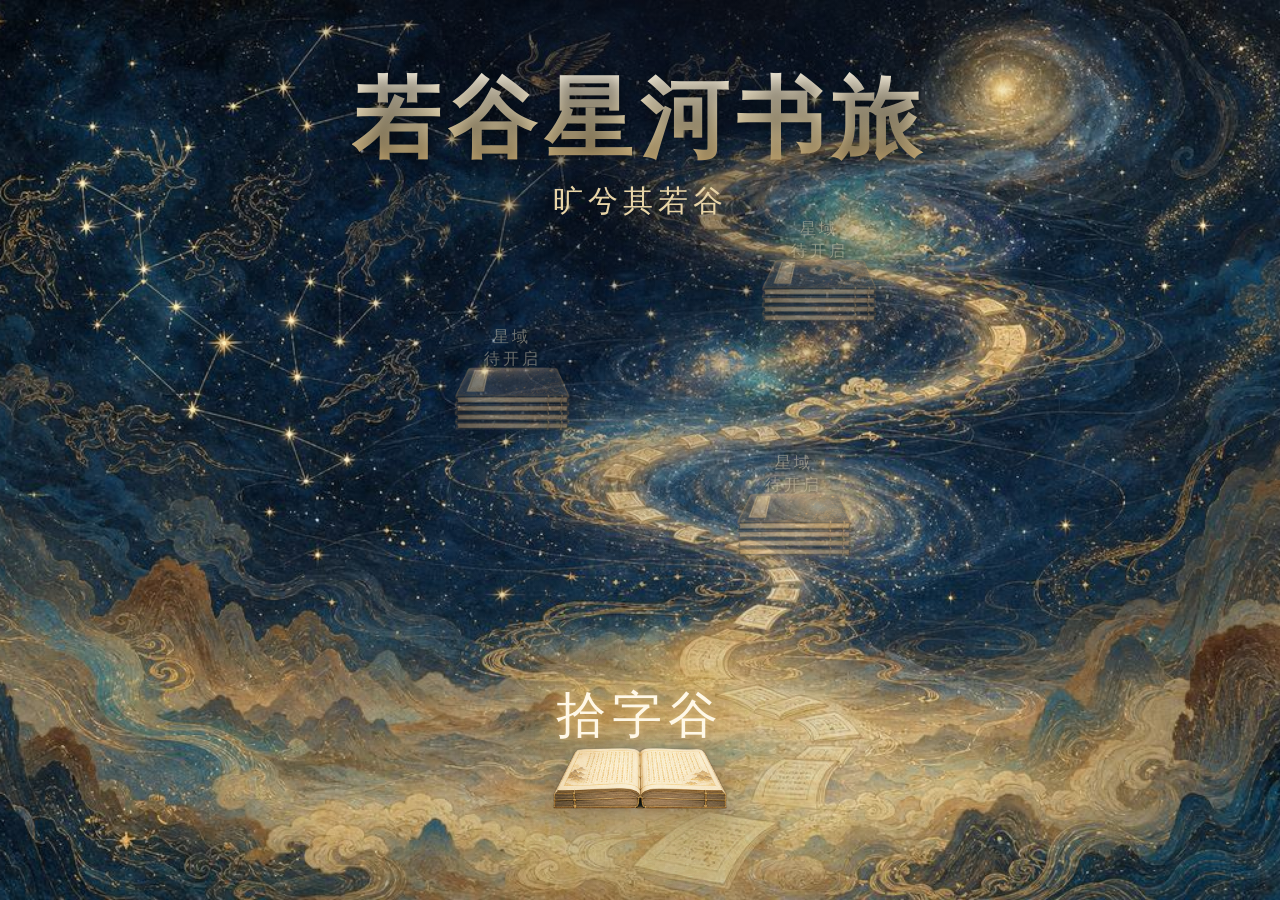
<file: index.html>
<!doctype html>
<html lang="zh-CN">
  <head>
    <meta charset="UTF-8" />
    <meta name="viewport" content="width=device-width, initial-scale=1, viewport-fit=cover, user-scalable=no" />
    <meta name="theme-color" content="#0a1020" />
    <meta name="apple-mobile-web-app-capable" content="yes" />
    <meta name="mobile-web-app-capable" content="yes" />
    <meta name="apple-mobile-web-app-status-bar-style" content="black-translucent" />
    <meta name="apple-mobile-web-app-title" content="星河书旅" />
    <title>若谷星河书旅</title>
    <link rel="manifest" href="./manifest.webmanifest" />
    <link rel="apple-touch-icon" href="./icons/icon-180.png" />
    <link rel="stylesheet" href="./styles.css" />
    <style>
      * { box-sizing: border-box; margin: 0; padding: 0; }
      html, body {
        height: 100%;
        font-family: "KaiTi", "STKaiti", "华文楷体", "楷体", "Noto Serif CJK SC", serif;
        color: #f7f6f2;
        overflow: hidden;
      }
      .page-bg {
        position: fixed;
        inset: 0;
        z-index: 0;
        background-color: #0a1020;
        background-image: url("./assets/backgrounds/07_reading_galaxy_map_mobile.jpg");
        background-position: center;
        background-size: cover;
        background-repeat: no-repeat;
      }
      .page-bg::after {
        content: "";
        position: absolute;
        inset: 0;
        background:
          radial-gradient(ellipse at 50% 0%, rgba(10,16,32,0.55) 0%, transparent 45%),
          radial-gradient(ellipse at 50% 100%, rgba(10,16,32,0.25) 0%, transparent 40%);
        pointer-events: none;
      }
      .map-shell {
        position: relative;
        z-index: 1;
        height: 100%;
        display: flex;
        flex-direction: column;
        align-items: center;
        padding: 8vh 4vw 0;
      }
      .map-title {
        text-align: center;
        text-shadow: 0 2px 18px rgba(0,0,0,0.55);
      }
      .map-title h1 {
        font-size: clamp(44px, 9vw, 88px);
        letter-spacing: 8px;
        background: linear-gradient(180deg, #fff8e7 0%, #e8d5a8 55%, #c9a86c 100%);
        -webkit-background-clip: text;
        -webkit-text-fill-color: transparent;
      }
      .map-title p {
        font-size: clamp(20px, 3.2vw, 30px);
        margin-top: 12px;
        color: #e8d5a8;
        letter-spacing: 5px;
      }

      /* 拾字谷漂浮入口 */
      .realm-gate {
        position: absolute;
        bottom: 7%;
        left: 50%;
        transform: translateX(-50%);
        text-align: center;
        cursor: pointer;
        text-decoration: none;
        color: inherit;
        animation: float 3.2s ease-in-out infinite;
      }
      .realm-gate .halo {
        position: absolute;
        left: 50%;
        top: 50%;
        transform: translate(-50%, -50%);
        width: 160%;
        height: 180%;
        border-radius: 50%;
        background: radial-gradient(circle, rgba(255,220,150,0.24) 0%, rgba(255,200,90,0.09) 45%, transparent 72%);
        animation: pulse 2.6s ease-in-out infinite;
        pointer-events: none;
        z-index: -1;
      }
      .realm-gate .name {
        position: relative;
        z-index: 2;
        font-size: clamp(28px, 5vw, 50px);
        letter-spacing: 6px;
        color: #fff8e7;
        text-shadow:
          0 0 8px rgba(255, 220, 150, 0.95),
          0 0 24px rgba(255, 200, 90, 0.65),
          0 0 46px rgba(255, 170, 60, 0.4),
          0 2px 12px rgba(0,0,0,0.55);
      }
      /* 拾字谷台基 = 平摊书，宽度≈「拾字谷」三字宽 */
      .realm-gate .pedestal {
        position: relative;
        z-index: 1;
        display: block;
        width: clamp(130px, 27vw, 178px);
        aspect-ratio: 760 / 277;
        margin: -0.15em auto 0;
        background: url("./assets/backgrounds/pedestal_book_flat.png") center bottom / contain no-repeat;
        filter: drop-shadow(0 8px 18px rgba(20, 24, 48, 0.42));
        pointer-events: none;
      }
      /* 书页底下一层暖金柔光，把书页轻轻托起（不烧进图，纯CSS可调） */
      .realm-gate .pedestal-glow {
        position: absolute;
        left: 50%;
        bottom: 4%;
        transform: translateX(-50%);
        width: clamp(120px, 25vw, 165px);
        height: 34px;
        border-radius: 50%;
        background: radial-gradient(ellipse at center,
          rgba(255, 224, 160, 0.55) 0%,
          rgba(255, 205, 110, 0.28) 38%,
          rgba(255, 190, 90, 0.10) 62%,
          transparent 78%);
        filter: blur(7px);
        z-index: 0;
        pointer-events: none;
        animation: glowPulse 3.2s ease-in-out infinite;
      }
      .realm-gate .hint {
        margin-top: 8px;
        font-size: clamp(11px, 1.6vw, 14px);
        color: rgba(240, 228, 198, 0.75);
        letter-spacing: 2px;
        opacity: 0;
        transform: translateY(-4px);
        transition: all 0.35s ease;
        text-shadow: 0 1px 6px rgba(0,0,0,0.5);
      }
      .realm-gate:hover .hint,
      .realm-gate:active .hint {
        opacity: 1;
        transform: translateY(0);
      }

      /* 未开启星域占位：文字 + 同款小台阶 */
      .locked-star {
        position: absolute;
        display: flex;
        flex-direction: column;
        align-items: center;
        transform: translateX(-50%);
        text-align: center;
        pointer-events: none;
        animation: float 3.6s ease-in-out infinite;
      }
      .locked-star .lock-name {
        font-size: clamp(12px, 1.7vw, 16px);
        line-height: 1.35;
        color: rgba(240, 228, 198, 0.42);
        letter-spacing: 3px;
        text-shadow: 0 1px 6px rgba(0,0,0,0.5);
      }
      /* 星域占位台基 = 叠书台 */
      .locked-star .lock-step {
        display: block;
        width: clamp(84px, 17vw, 118px);
        aspect-ratio: 760 / 424;
        margin-top: -0.2em;
        background: url("./assets/backgrounds/pedestal_book_stack.png") center bottom / contain no-repeat;
        opacity: 0.5;
        filter: drop-shadow(0 6px 14px rgba(20, 24, 48, 0.3)) saturate(0.75);
      }
      .locked-star.s1 { bottom: 38%; left: 62%; animation-delay: 0.6s; }
      .locked-star.s2 { bottom: 52%; left: 40%; animation-delay: 1.4s; }
      .locked-star.s3 { bottom: 64%; left: 64%; animation-delay: 2.1s; }

      @keyframes float {
        0%, 100% { transform: translate(-50%, 0); }
        50% { transform: translate(-50%, -10px); }
      }
      @keyframes pulse {
        0%, 100% { opacity: 0.55; transform: translate(-50%, -50%) scale(1); }
        50% { opacity: 1; transform: translate(-50%, -50%) scale(1.1); }
      }
      @keyframes glowPulse {
        0%, 100% { opacity: 0.7; transform: translateX(-50%) scale(0.94); }
        50% { opacity: 1; transform: translateX(-50%) scale(1.06); }
      }
    </style>
  </head>
  <body>
    <div class="page-bg"></div>
    <main class="map-shell">
      <header class="map-title">
        <h1>若谷星河书旅</h1>
        <p>旷兮其若谷</p>
      </header>

      <a class="realm-gate" href="./home.html" aria-label="进入拾字谷">
        <span class="halo"></span>
        <span class="pedestal-glow"></span>
        <div class="name">拾字谷</div>
        <span class="pedestal"></span>
        <div class="hint">点击进入</div>
      </a>

      <span class="locked-star s1">
        <span class="lock-name">星域<br>待开启</span>
        <span class="lock-step"></span>
      </span>
      <span class="locked-star s2">
        <span class="lock-name">星域<br>待开启</span>
        <span class="lock-step"></span>
      </span>
      <span class="locked-star s3">
        <span class="lock-name">星域<br>待开启</span>
        <span class="lock-step"></span>
      </span>
    </main>
  </body>
</html>
</file>
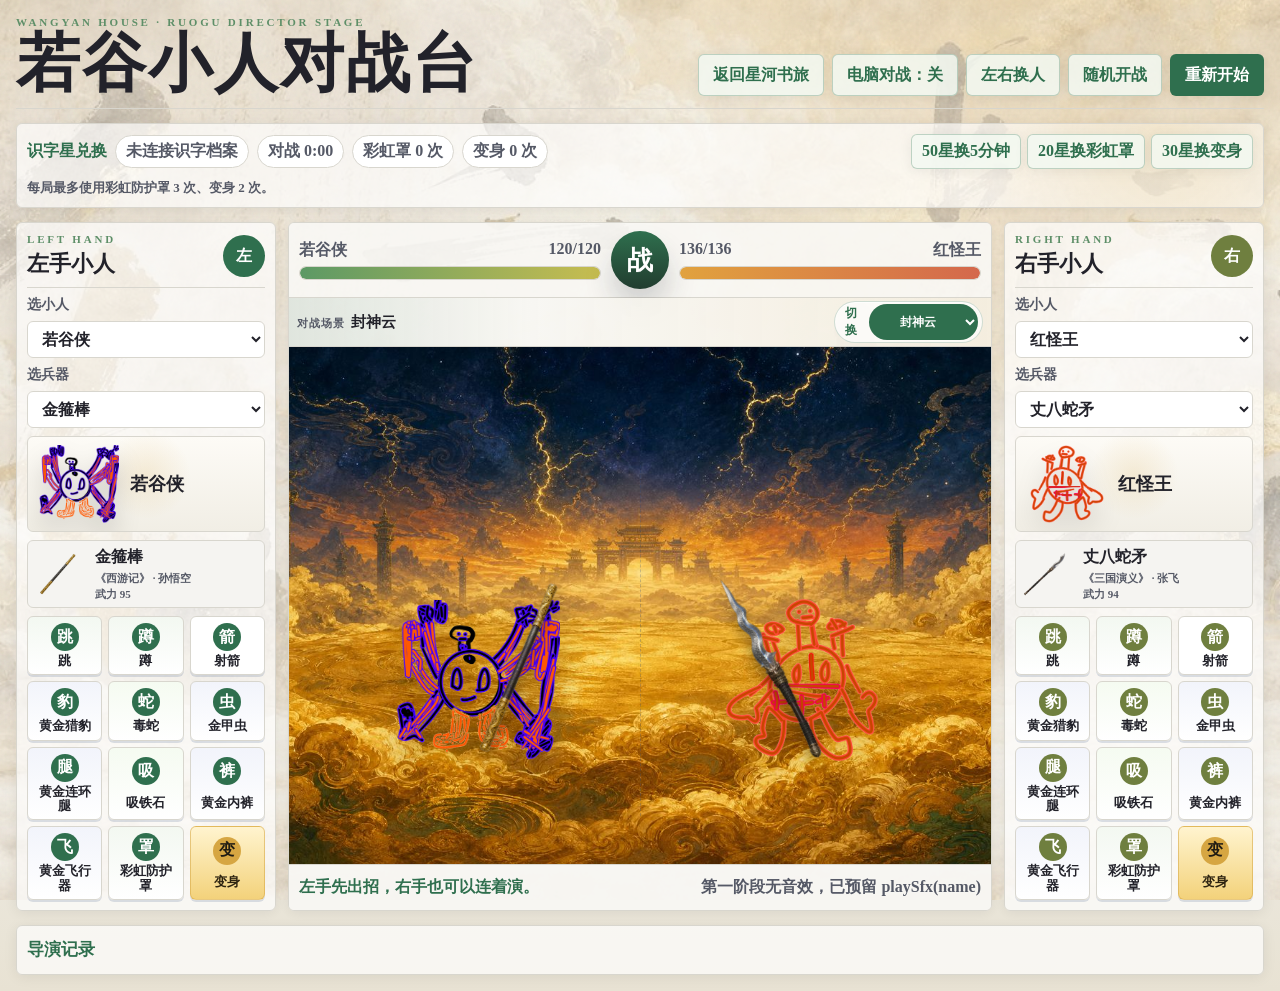
<file: 若谷冒险游戏/index.html>
<!doctype html>
<html lang="zh-CN">
<head>
  <meta charset="UTF-8" />
  <meta name="viewport" content="width=device-width, initial-scale=1, viewport-fit=cover, user-scalable=no" />
  <meta name="theme-color" content="#4a5538" />
  <title>若谷星河书旅 · 小人对战台</title>
  <style>
    .page-background {
      position: fixed;
      inset: 0;
      z-index: -1;
      background-image: url("../assets/backgrounds/06_cloud_characters.jpg");
      background-size: cover;
      background-position: center;
      background-repeat: no-repeat;
    }
    .page-background::before {
      content: "";
      position: absolute;
      inset: 0;
      background: rgba(244, 242, 237, .55);
    }
    :root {
      --paper: #f7f6f2;
      --paper-2: #eeede6;
      --ink: #22222a;
      --soft: #555966;
      --line: #d8d6ce;
      --blue: #2f6f4e;
      --blue-2: #5e8f68;
      --red: #d4684c;
      --gold: #d6a642;
      --left: #2f6f4e;
      --right: #6f7f3f;
      --shadow: 0 2px 14px rgba(0, 0, 0, .07);
      --deep-shadow: 0 18px 28px rgba(21, 25, 38, .18);
      font-family: "KaiTi", "STKaiti", "华文楷体", "楷体", "Noto Serif CJK SC", serif;
    }

    * { box-sizing: border-box; }
    html, body { margin: 0; min-height: 100%; }
    body {
      color: var(--ink);
      background:
        radial-gradient(ellipse at 50% 18%, rgba(91, 124, 181, .12), transparent 52%),
        linear-gradient(180deg, #f7f6f2, #eeede6 72%, #e8e2d3);
      overflow-x: hidden;
    }
    body::before {
      content: "";
      position: fixed;
      inset: 0;
      pointer-events: none;
      opacity: .045;
      background-image: url("data:image/svg+xml,%3Csvg viewBox='0 0 256 256' xmlns='http://www.w3.org/2000/svg'%3E%3Cfilter id='n'%3E%3CfeTurbulence type='fractalNoise' baseFrequency='1.18' numOctaves='5'/%3E%3C/filter%3E%3Crect width='100%25' height='100%25' filter='url(%23n)'/%3E%3C/svg%3E");
    }
    button, select { font: inherit; color: inherit; }
    button { border: 0; cursor: pointer; }

    .app {
      width: min(1360px, 100%);
      min-height: 100vh;
      margin: 0 auto;
      padding: 16px;
      display: grid;
      gap: 14px;
      position: relative;
      z-index: 1;
    }
    .top {
      display: flex;
      align-items: end;
      justify-content: space-between;
      gap: 16px;
      padding-bottom: 12px;
      border-bottom: 1px solid var(--line);
    }
    .eyebrow {
      margin: 0 0 4px;
      color: var(--blue-2);
      font-family: Georgia, serif;
      font-size: 11px;
      font-weight: 900;
      letter-spacing: 2.8px;
    }
    h1, h2, h3, p { margin: 0; }
    h1 {
      font-size: clamp(34px, 6vw, 64px);
      line-height: 1;
      letter-spacing: 2px;
    }
    .top-actions { display: flex; flex-wrap: wrap; gap: 8px; justify-content: flex-end; }
    .paper-btn {
      min-height: 42px;
      padding: 9px 14px;
      border: 1px solid rgba(47,111,78,.28);
      border-radius: 6px;
      background: rgba(243,248,241,.86);
      color: var(--blue);
      box-shadow: var(--shadow);
      font-weight: 900;
    }
    .paper-btn.primary,
    .paper-btn.active {
      color: #fff;
      background: var(--blue);
      border-color: transparent;
    }
    .paper-link {
      display: inline-flex;
      align-items: center;
      justify-content: center;
      text-decoration: none;
    }

    .paper-btn:disabled {
      opacity: .48;
      cursor: not-allowed;
    }

    .wallet-bar {
      display: grid;
      grid-template-columns: 1fr auto;
      gap: 10px;
      align-items: center;
      padding: 10px;
      border: 1px solid var(--line);
      border-radius: 6px;
      background:
        radial-gradient(circle at 92% 20%, rgba(214,166,66,.18), transparent 12rem),
        rgba(255,255,255,.66);
      box-shadow: var(--shadow);
    }
    .wallet-main {
      display: flex;
      flex-wrap: wrap;
      gap: 8px;
      align-items: center;
      font-weight: 900;
    }
    .wallet-main span {
      min-height: 32px;
      display: inline-grid;
      place-items: center;
      padding: 5px 10px;
      border: 1px solid var(--line);
      border-radius: 999px;
      background: #fff;
      color: var(--soft);
    }
    .wallet-main strong { color: var(--blue); }
    .wallet-actions {
      display: flex;
      flex-wrap: wrap;
      gap: 6px;
      justify-content: flex-end;
    }
    .wallet-actions .paper-btn { min-height: 34px; padding: 6px 10px; }
    .wallet-note {
      grid-column: 1 / -1;
      color: var(--soft);
      font-size: 13px;
      font-weight: 900;
    }

    .layout {
      display: grid;
      grid-template-columns: minmax(220px, 260px) minmax(430px, 1fr) minmax(220px, 260px);
      gap: 12px;
      align-items: stretch;
    }
    .hand-panel, .stage-shell, .logbook {
      border: 1px solid var(--line);
      border-radius: 6px;
      background: rgba(255,255,255,.68);
      box-shadow: var(--shadow);
    }
    .hand-panel {
      padding: 10px;
      display: grid;
      gap: 8px;
      align-content: start;
      min-height: 560px;
    }
    .hand-title {
      display: flex;
      align-items: center;
      justify-content: space-between;
      gap: 8px;
      padding-bottom: 8px;
      border-bottom: 1px solid var(--line);
    }
    .hand-title h2 { font-size: 22px; }
    .side-badge {
      width: 42px;
      height: 42px;
      display: grid;
      place-items: center;
      border-radius: 50%;
      color: #fff;
      font-weight: 900;
      background: var(--left);
    }
    .right-panel .side-badge { background: var(--right); }
    .picker { display: grid; gap: 7px; }
    .picker label { color: var(--soft); font-weight: 900; font-size: 14px; }
    select {
      width: 100%;
      min-height: 36px;
      border: 1px solid var(--line);
      border-radius: 6px;
      background: #fff;
      padding: 8px 10px;
      font-weight: 900;
    }
    .mini-card {
      min-height: 92px;
      display: grid;
      grid-template-columns: 86px 1fr;
      place-items: center;
      gap: 8px;
      padding: 8px;
      border: 1px solid var(--line);
      border-radius: 6px;
      background:
        radial-gradient(circle at 50% 40%, rgba(215,166,66,.16), transparent 34%),
        linear-gradient(180deg, #fdfbf6, #f1eee5);
      overflow: hidden;
    }
    .mini-card img {
      width: 84px;
      height: 78px;
      object-fit: contain;
      filter: drop-shadow(0 14px 12px rgba(0,0,0,.16));
    }
    .mini-card strong { font-size: 18px; justify-self: start; }
    .weapon-line {
      width: 100%;
      display: grid;
      grid-template-columns: 54px 1fr;
      gap: 7px;
      align-items: center;
      padding: 6px;
      border: 1px solid var(--line);
      border-radius: 6px;
      background: #f5f4f1;
    }
    .weapon-line img {
      width: 44px;
      height: 44px;
      object-fit: contain;
      border-radius: 4px;
    }
    .weapon-line strong { display: block; }
    .weapon-line small { color: var(--soft); font-weight: 900; font-size: 11px; line-height: 1.2; }
    .affinity-line {
      display: block;
      margin-top: 2px;
      color: var(--blue);
    }
    .affinity-line.hot { color: #b16f0b; }
    .moves { display: grid; grid-template-columns: repeat(3, minmax(0, 1fr)); gap: 6px; }
    .move-btn {
      min-height: 52px;
      padding: 6px 5px;
      display: grid;
      grid-template-columns: 1fr;
      gap: 3px;
      align-items: center;
      justify-items: center;
      text-align: center;
      border: 1px solid var(--line);
      border-radius: 6px;
      background: #fff;
      box-shadow: 0 2px 0 rgba(44,74,124,.16);
      font-weight: 900;
    }
    .move-btn span:first-child {
      width: 28px;
      height: 28px;
      display: grid;
      place-items: center;
      border-radius: 50%;
      color: #fff;
      background: var(--left);
    }
    .right-panel .move-btn span:first-child { background: var(--right); }
    .move-btn small { display: none; }
    .move-btn strong { font-size: 13px; line-height: 1.1; }
    .move-btn:disabled {
      opacity: .52;
      cursor: not-allowed;
      box-shadow: none;
    }
    .move-btn.defense { background: linear-gradient(180deg, #f3f8f1, #fff); }
    .move-btn.control { background: linear-gradient(180deg, #f5fbf1, #fff); }
    .move-btn.spirit { background: linear-gradient(180deg, #f2f4fb, #fff); }
    .move-btn.ultimate {
      color: #2d2310;
      background: linear-gradient(180deg, #fff4cf, #f3d27b);
      border-color: rgba(214,166,66,.55);
    }
    .move-btn.ultimate span:first-child { background: var(--gold); color: #1f1b13; }

    .stage-shell {
      display: grid;
      grid-template-rows: auto auto minmax(0, 1fr) auto;
      min-height: 560px;
      overflow: hidden;
    }
    .scoreboard {
      display: grid;
      grid-template-columns: 1fr auto 1fr;
      gap: 10px;
      align-items: center;
      padding: 8px 10px;
      border-bottom: 1px solid var(--line);
      background: rgba(247,246,242,.72);
    }
    .hp-box { display: grid; gap: 5px; }
    .hp-box.right { text-align: right; }
    .hp-name { display: flex; justify-content: space-between; gap: 8px; color: var(--soft); font-weight: 900; }
    .hp-box.right .hp-name { flex-direction: row-reverse; }
    .hp-track {
      height: 14px;
      border: 1px solid var(--line);
      border-radius: 999px;
      background: #e5e1d5;
      overflow: hidden;
    }
    .hp-fill {
      height: 100%;
      width: 100%;
      border-radius: inherit;
      background: linear-gradient(90deg, #5c9965, #c7bd50);
      transition: width .35s ease;
    }
    .hp-box.right .hp-fill { margin-left: auto; background: linear-gradient(90deg, #e1a23e, var(--red)); }
    .vs-seal {
      width: 58px;
      height: 58px;
      display: grid;
      place-items: center;
      border-radius: 50%;
      color: #fff;
      background: linear-gradient(180deg, var(--blue), #213d2f);
      box-shadow: var(--deep-shadow);
      font-size: 26px;
      font-weight: 900;
    }
    .scene-bar {
      display: flex;
      align-items: center;
      justify-content: space-between;
      gap: 8px;
      min-height: 30px;
      padding: 3px 8px;
      border-bottom: 1px solid var(--line);
      background:
        linear-gradient(90deg, rgba(47,111,78,.12), rgba(247,246,242,.82) 34%, rgba(214,166,66,.10)),
        rgba(247,246,242,.72);
      color: var(--soft);
      font-weight: 900;
    }
    .scene-current {
      min-width: 0;
      display: flex;
      align-items: baseline;
      gap: 6px;
      color: var(--blue);
    }
    .scene-current span {
      color: var(--soft);
      font-size: 11px;
      letter-spacing: 1px;
    }
    .scene-current strong {
      font-size: 15px;
      color: var(--ink);
      white-space: nowrap;
      overflow: hidden;
      text-overflow: ellipsis;
    }
    .scene-picker {
      flex: 0 0 auto;
      display: inline-flex;
      align-items: center;
      gap: 5px;
      min-height: 24px;
      padding: 2px 4px 2px 10px;
      border: 1px solid rgba(47,111,78,.22);
      border-radius: 999px;
      background: rgba(255,255,255,.72);
      box-shadow: inset 0 1px 0 rgba(255,255,255,.7);
      color: var(--blue);
      font-size: 12px;
    }
    .scene-select {
      min-width: 104px;
      max-width: 150px;
      height: 22px;
      padding: 2px 8px;
      border: 0;
      border-radius: 999px;
      background: var(--blue);
      font: inherit;
      font-weight: 900;
      text-align: center;
      text-align-last: center;
      color: #fff;
      cursor: pointer;
      outline: none;
    }
    .scene-select option { color: var(--ink); background: #fff; }

    .stage {
      position: relative;
      min-height: 430px;
      overflow: hidden;
      background: linear-gradient(180deg, #dde8df 0%, #eff0e8 42%, #c5b28d 100%);
    }
    .stage-bg {
      position: absolute;
      inset: 0;
      z-index: 0;
      background-size: cover;
      background-position: center;
      opacity: 0;
      transition: opacity .7s ease;
    }
    .stage-bg.show { opacity: 1; }
    .stage::before {
      content: "";
      position: absolute;
      inset: 0;
      background:
        linear-gradient(90deg, rgba(47,111,78,.1), transparent 18%, transparent 82%, rgba(212,104,76,.1)),
        repeating-linear-gradient(90deg, rgba(255,255,255,.16) 0 1px, transparent 1px 84px);
      pointer-events: none;
    }
    .ground {
      display: none;
      position: absolute;
      left: -4%;
      right: -4%;
      bottom: 0;
      height: 146px;
      background:
        radial-gradient(ellipse at 20% 18%, rgba(44,74,124,.16), transparent 26%),
        radial-gradient(ellipse at 74% 20%, rgba(184,74,48,.14), transparent 28%),
        linear-gradient(180deg, #ad8d5f, #746049);
      border-top: 1px solid rgba(91,70,44,.35);
    }
    .arena-line {
      position: absolute;
      left: 50%;
      top: 118px;
      bottom: 48px;
      border-left: 1px dashed rgba(44,74,124,.25);
    }
    .fighter {
      position: absolute;
      bottom: 96px;
      width: 168px;
      height: 176px;
      display: grid;
      place-items: center;
      transform-origin: 50% 100%;
      transition: left .38s cubic-bezier(.2,.9,.2,1), right .38s cubic-bezier(.2,.9,.2,1), transform .28s ease, filter .28s ease;
      z-index: 4;
    }
    .fighter.left { left: 15%; }
    .fighter.right { right: 15%; }
    .fighter .fighter-sprite {
      width: 164px;
      height: 164px;
      object-fit: contain;
      filter: drop-shadow(0 20px 16px rgba(0,0,0,.2));
    }
    .fighter.right .fighter-sprite { transform: scaleX(-1); }
    .fighter.idle { animation: idle 1.4s ease-in-out infinite; }
    .fighter.charge-left { animation: leftCharge .58s ease; }
    .fighter.charge-right { animation: rightCharge .58s ease; }
    .fighter.smash { animation: smash .68s ease; }
    .fighter.spin { animation: spinHit .72s ease; }
    .fighter.kick { animation: flyKick .7s ease; }
    .fighter.combo { animation: comboHit .82s ease; }
    .fighter.dodge { animation: dodge .52s ease; }
    .fighter.jump { animation: jumpDodge .66s ease; }
    .fighter.crouch { animation: crouchDodge .62s ease; }
    .fighter.guard { filter: drop-shadow(0 0 24px rgba(91,124,181,.52)); }
    .fighter.beam { animation: beamCast .72s ease; }
    .fighter.blink { animation: blinkStrike .68s ease; }
    .fighter.bind-cast { animation: bindCast .72s ease; }
    .fighter.orbit { filter: drop-shadow(0 0 28px rgba(91,124,181,.58)); }
    .fighter.arrow { animation: beamCast .68s ease; }
    .fighter.leopard { animation: leopardRush .78s ease; }
    .fighter.snake { animation: snakeBite .78s ease; }
    .fighter.beetle { animation: beetleCall .78s ease; }
    .fighter.magnet { animation: magnetCast .82s ease; }
    .fighter.gold-pants { animation: goldPantsFly .9s ease; filter: drop-shadow(0 0 24px rgba(214,166,66,.72)); }
    .fighter.flyer { animation: skyDive .92s ease; filter: drop-shadow(0 0 26px rgba(91,124,181,.66)); }
    .fighter.rainbow { filter: drop-shadow(0 0 26px rgba(91,124,181,.74)); }
    .fighter.boss-strike { animation: bossStrike 1.05s ease; filter: drop-shadow(0 0 36px rgba(184,74,48,.82)); }
    .fighter.boss-mode .fighter-sprite { transform: scale(1.28); filter: drop-shadow(0 26px 20px rgba(0,0,0,.26)) drop-shadow(0 0 24px rgba(184,74,48,.5)); }
    .fighter.right.boss-mode .fighter-sprite { transform: scaleX(-1) scale(1.28); }
    .fighter.shielded::after,
    .fighter.evading::after,
    .fighter.boss-mode::after {
      position: absolute;
      left: 50%;
      top: 50%;
      transform: translate(-50%, -50%);
      display: grid;
      place-items: center;
      border-radius: 999px;
      pointer-events: none;
      z-index: -1;
      font-weight: 900;
    }
    .fighter.shielded::after {
      content: "";
      width: 192px;
      height: 192px;
      border: 8px solid rgba(255,255,255,.54);
      background:
        conic-gradient(from 18deg, rgba(216,70,65,.34), rgba(234,174,55,.34), rgba(83,151,92,.34), rgba(69,130,190,.34), rgba(151,91,174,.34), rgba(216,70,65,.34));
      box-shadow: 0 0 28px rgba(91,124,181,.38);
      animation: rainbowPulse 1.1s ease-in-out infinite;
    }
    .fighter.evading::after {
      content: "躲";
      width: 58px;
      height: 58px;
      color: #fff;
      background: rgba(47,111,78,.72);
      box-shadow: 0 0 20px rgba(47,111,78,.35);
    }
    .fighter.boss-mode::after {
      content: "BOSS";
      top: 8px;
      width: 76px;
      height: 30px;
      color: #fff;
      background: rgba(184,74,48,.9);
      box-shadow: 0 0 18px rgba(184,74,48,.42);
      z-index: 5;
    }
    .fighter.ultimate { animation: ultimateHit 1s ease; filter: drop-shadow(0 0 34px rgba(215,166,66,.8)); }
    .fighter.hurt-left { animation: hurtLeft .45s ease; }
    .fighter.hurt-right { animation: hurtRight .45s ease; }
    .fighter.win { animation: victory .9s ease-in-out infinite; filter: drop-shadow(0 0 20px rgba(215,166,66,.5)); }
    .weapon-aura {
      position: absolute;
      width: 88px;
      height: 88px;
      right: -6px;
      top: 24px;
      border-radius: 50%;
      background: radial-gradient(circle, rgba(215,166,66,.42), transparent 68%);
      opacity: 0;
      transform: rotate(-20deg);
      pointer-events: none;
    }
    .fighter.right .weapon-aura { right: auto; left: -6px; }
    .fighter.attacking .weapon-aura { animation: auraFlash .55s ease; }
    .weapon-ghost {
      position: absolute;
      width: var(--weapon-size, 140px);
      height: var(--weapon-size, 140px);
      left: var(--weapon-x, 78%);
      top: var(--weapon-y, 48%);
      object-fit: contain;
      opacity: .95;
      transform: translate(-50%, -50%) rotate(var(--weapon-rotate, -18deg));
      transform-origin: var(--weapon-origin-x, 25%) var(--weapon-origin-y, 75%);
      filter: drop-shadow(0 6px 6px rgba(0,0,0,.32));
      pointer-events: none;
      z-index: var(--weapon-z, 3);
    }
    .weapon-halo,
    .weapon-stamp,
    .weapon-cover {
      filter: drop-shadow(0 8px 10px rgba(0,0,0,.22)) drop-shadow(0 0 16px rgba(215,166,66,.36));
    }
    .weapon-halo { animation: weaponFloat 1.8s ease-in-out infinite; }
    .fighter.disarmed .weapon-ghost {
      opacity: 0;
      transform: translate(-50%, -50%) translateY(-48px) scale(.25) rotate(var(--weapon-rotate, -18deg));
    }
    .impact {
      position: absolute;
      left: 50%;
      top: 52%;
      width: 14px;
      height: 14px;
      border-radius: 50%;
      pointer-events: none;
      opacity: 0;
      z-index: 8;
      background: radial-gradient(circle, #fff 0 8%, #f4d27c 15% 30%, rgba(212,104,76,.55) 34%, transparent 70%);
      transform: translate(-50%, -50%) scale(.2);
    }
    .impact.show { animation: impact .44s ease; }
    .fx-beam {
      position: absolute;
      z-index: 7;
      opacity: 0;
      pointer-events: none;
      top: 48%;
      width: 36%;
      height: 10px;
      border-radius: 999px;
      background: linear-gradient(90deg, rgba(255,255,255,0), rgba(91,124,181,.92), rgba(255,255,255,0));
      filter: drop-shadow(0 0 12px rgba(91,124,181,.8));
    }
    .fx-beam.show { animation: beamShot .56s ease; }
    .fx-ring {
      position: absolute;
      z-index: 7;
      opacity: 0;
      pointer-events: none;
      top: 43%;
      width: 116px;
      height: 50px;
      border-radius: 50%;
      border: 6px solid rgba(214,166,66,.9);
      box-shadow: 0 0 20px rgba(214,166,66,.7);
    }
    .fx-ring.show { animation: ringBind .72s ease; }
    .fx-orbit {
      position: absolute;
      z-index: 7;
      opacity: 0;
      pointer-events: none;
      width: 156px;
      height: 156px;
      border-radius: 50%;
      border: 3px dashed rgba(91,124,181,.78);
      box-shadow: 0 0 22px rgba(91,124,181,.36);
    }
    .fx-orbit.show { animation: orbitSpin .82s linear; }
    .fx-arrow,
    .fx-leopard,
    .fx-snake,
    .fx-beetle,
    .fx-magnet,
    .fx-pants,
    .fx-flyer,
    .fx-rainbow,
    .fx-boss {
      position: absolute;
      z-index: 7;
      opacity: 0;
      pointer-events: none;
      top: 44%;
      font-weight: 900;
      text-shadow: 0 2px 0 rgba(255,255,255,.84);
      filter: drop-shadow(0 10px 10px rgba(0,0,0,.18));
    }
    .fx-arrow { width: 34%; height: 5px; border-radius: 999px; background: linear-gradient(90deg, transparent, #51391f 18%, #d6a642 82%, transparent); }
    .fx-arrow::after { content: ""; position: absolute; right: -8px; top: -7px; border-left: 16px solid #51391f; border-top: 9px solid transparent; border-bottom: 9px solid transparent; }
    .fx-leopard::before { content: "黄金猎豹"; color: #9b6d16; font-size: 28px; }
    .fx-snake::before { content: "毒蛇咬住"; color: #395f2b; font-size: 26px; }
    .fx-beetle::before { content: "金甲虫"; color: #a87811; font-size: 28px; }
    .fx-magnet::before { content: "吸铁石"; color: #284668; font-size: 28px; }
    .fx-pants::before { content: "黄金内裤"; color: #9b6d16; font-size: 26px; }
    .fx-flyer::before { content: "黄金飞行器"; color: var(--blue); font-size: 26px; }
    .fx-rainbow {
      width: 170px;
      height: 170px;
      border-radius: 50%;
      background: conic-gradient(rgba(216,70,65,.38), rgba(234,174,55,.38), rgba(83,151,92,.38), rgba(69,130,190,.38), rgba(151,91,174,.38), rgba(216,70,65,.38));
      border: 7px solid rgba(255,255,255,.58);
    }
    .fx-boss::before { content: "大BOSS"; color: #b84a30; font-size: 34px; letter-spacing: 2px; }
    .fx-arrow.show { animation: arrowShot .62s ease; }
    .fx-leopard.show { animation: helperRush .76s ease; }
    .fx-snake.show { animation: helperRush .84s ease; }
    .fx-beetle.show { animation: helperRush .82s ease; }
    .fx-magnet.show { animation: magnetPull .88s ease; }
    .fx-pants.show { animation: skyHelper .86s ease; }
    .fx-flyer.show { animation: skyHelper .9s ease; }
    .fx-rainbow.show { animation: rainbowPulse .9s ease; }
    .fx-boss.show { animation: bossFlash .96s ease; }
    .fx-from-right.fx-arrow { transform: scaleX(-1); }
    .fx-from-right.fx-arrow.show { animation: arrowShotRight .62s ease; }
    .fx-from-right.fx-leopard.show,
    .fx-from-right.fx-snake.show,
    .fx-from-right.fx-beetle.show { animation: helperRushRight .82s ease; }
    .fx-from-right.fx-magnet.show { animation: magnetPullRight .88s ease; }
    .fx-from-right.fx-pants.show,
    .fx-from-right.fx-flyer.show { animation: skyHelperRight .9s ease; }
    .damage {
      position: absolute;
      z-index: 9;
      color: var(--red);
      font-size: 34px;
      font-weight: 900;
      text-shadow: 0 2px 0 #fff;
      opacity: 0;
      pointer-events: none;
    }
    .damage.show { animation: damageFloat .78s ease; }
    .director-strip {
      display: flex;
      align-items: center;
      justify-content: space-between;
      gap: 8px;
      min-height: 46px;
      padding: 8px 10px;
      border-top: 1px solid var(--line);
      background: rgba(247,246,242,.82);
    }
    .director-strip strong { color: var(--blue); }
    .director-strip span { color: var(--soft); font-weight: 900; }
    .winner-banner {
      position: absolute;
      inset: 22% 12% auto;
      min-height: 118px;
      display: none;
      place-items: center;
      text-align: center;
      padding: 18px;
      z-index: 20;
      color: #fff;
      background: linear-gradient(180deg, rgba(47,111,78,.96), rgba(32,54,42,.96));
      border-radius: 6px;
      box-shadow: var(--deep-shadow);
    }
    .winner-banner.show { display: grid; animation: bannerIn .4s ease; }
    .winner-banner h2 { font-size: clamp(30px, 6vw, 58px); }

    .logbook {
      min-height: 50px;
      padding: 8px 10px;
      display: grid;
      grid-template-columns: auto 1fr;
      align-items: center;
      gap: 10px;
    }
    .logbook h3 { font-size: 17px; color: var(--blue); white-space: nowrap; }
    .log-list {
      display: flex;
      flex-wrap: nowrap;
      gap: 6px;
      overflow-x: auto;
      padding-bottom: 2px;
    }
    .log-pill {
      flex: 0 0 auto;
      padding: 5px 8px;
      border-radius: 999px;
      background: #fff;
      border: 1px solid var(--line);
      color: var(--soft);
      font-weight: 900;
      font-size: 13px;
    }

    @keyframes idle { 0%,100%{translate:0 0} 50%{translate:0 -5px} }
    @keyframes leftCharge { 0%{translate:0 0} 46%{translate:210px 0; scale:1.05} 100%{translate:0 0} }
    @keyframes rightCharge { 0%{translate:0 0} 46%{translate:-210px 0; scale:1.05} 100%{translate:0 0} }
    @keyframes smash { 0%{translate:0 0; rotate:0} 36%{translate:0 -44px; rotate:-10deg} 58%{translate:28px 10px; rotate:8deg} 100%{translate:0 0; rotate:0} }
    @keyframes spinHit { 0%{rotate:0; scale:1} 55%{rotate:360deg; scale:1.08} 100%{rotate:0; scale:1} }
    @keyframes flyKick { 0%{translate:0 0; rotate:0} 45%{translate:120px -58px; rotate:-18deg} 100%{translate:0 0; rotate:0} }
    @keyframes comboHit { 0%{translate:0 0} 18%{translate:90px 0} 34%{translate:24px 0} 50%{translate:112px -8px} 68%{translate:40px 0} 84%{translate:128px 0} 100%{translate:0 0} }
    @keyframes dodge { 0%{translate:0 0; opacity:1} 40%{translate:-70px -12px; opacity:.34} 100%{translate:0 0; opacity:1} }
    @keyframes jumpDodge { 0%{translate:0 0; scale:1} 48%{translate:0 -108px; scale:1.05} 100%{translate:0 0; scale:1} }
    @keyframes crouchDodge { 0%{translate:0 0; scale:1 1} 48%{translate:0 42px; scale:1.14 .48} 100%{translate:0 0; scale:1 1} }
    @keyframes beamCast { 0%{scale:1} 35%{scale:1.08; translate:0 -8px} 100%{scale:1; translate:0 0} }
    @keyframes bindCast { 0%{translate:0 0; scale:1} 45%{translate:40px -8px; scale:1.08} 100%{translate:0 0; scale:1} }
    @keyframes leopardRush { 0%{translate:0 0; scale:1} 35%{translate:150px -18px; scale:1.12} 58%{translate:70px 0; scale:1.04} 100%{translate:0 0; scale:1} }
    @keyframes snakeBite { 0%{translate:0 0; rotate:0} 42%{translate:96px 8px; rotate:-7deg} 58%{translate:118px 4px; rotate:7deg} 100%{translate:0 0; rotate:0} }
    @keyframes beetleCall { 0%{translate:0 0; scale:1} 45%{translate:70px -46px; scale:1.08} 70%{translate:118px -4px; scale:1.04} 100%{translate:0 0; scale:1} }
    @keyframes magnetCast { 0%{translate:0 0} 44%{translate:24px -22px; rotate:-8deg} 100%{translate:0 0; rotate:0} }
    @keyframes goldPantsFly { 0%{translate:0 0; rotate:0} 35%{translate:52px -104px; rotate:-8deg} 62%{translate:132px -46px; rotate:10deg} 100%{translate:0 0; rotate:0} }
    @keyframes skyDive { 0%{translate:0 0; rotate:0} 28%{translate:0 -132px; rotate:-10deg} 64%{translate:145px -54px; rotate:16deg} 100%{translate:0 0; rotate:0} }
    @keyframes bossStrike { 0%{scale:1; translate:0 0} 30%{scale:1.45; translate:0 -30px} 58%{scale:1.55; translate:128px -6px} 100%{scale:1; translate:0 0} }
    @keyframes ultimateHit { 0%{scale:1; translate:0 0} 32%{scale:1.16; translate:0 -24px} 52%{scale:1.22; translate:120px 0} 100%{scale:1; translate:0 0} }
    @keyframes hurtLeft { 0%{translate:0 0} 36%{translate:-30px 0; rotate:-5deg} 100%{translate:0 0} }
    @keyframes hurtRight { 0%{translate:0 0} 36%{translate:30px 0; rotate:5deg} 100%{translate:0 0} }
    @keyframes victory { 0%,100%{translate:0 0; rotate:0} 50%{translate:0 -10px; rotate:3deg} }
    @keyframes auraFlash { 0%{opacity:0; scale:.6} 45%{opacity:1; scale:1.5} 100%{opacity:0; scale:2.2} }
    @keyframes impact { 0%{opacity:0; scale:.2} 40%{opacity:1; scale:9} 100%{opacity:0; scale:13} }
    @keyframes beamShot { 0%{opacity:0; scaleX(.1)} 30%{opacity:1; scaleX(1)} 100%{opacity:0; scaleX(1.2)} }
    @keyframes ringBind { 0%{opacity:0; scale:2.2; translate:0 -20px} 45%{opacity:1; scale:1} 100%{opacity:0; scale:.78; translate:0 18px} }
    @keyframes orbitSpin { 0%{opacity:0; rotate:0deg; scale:.5} 20%{opacity:1} 100%{opacity:0; rotate:420deg; scale:1.3} }
    @keyframes arrowShot { 0%{opacity:0; scaleX(.1)} 20%{opacity:1; scaleX(1)} 100%{opacity:0; translate:54px 0; scaleX(1.12)} }
    @keyframes helperRush { 0%{opacity:0; translate:-80px 20px; scale:.7} 28%{opacity:1} 72%{opacity:1; translate:80px -12px; scale:1.15} 100%{opacity:0; translate:120px 8px; scale:.9} }
    @keyframes magnetPull { 0%{opacity:0; translate:0 20px; scale:.7} 35%{opacity:1; scale:1.15} 100%{opacity:0; translate:0 -54px; scale:.9} }
    @keyframes skyHelper { 0%{opacity:0; translate:-54px -100px; scale:.7} 32%{opacity:1} 72%{opacity:1; translate:90px -40px; scale:1.12} 100%{opacity:0; translate:130px -8px; scale:.9} }
    @keyframes arrowShotRight { 0%{opacity:0; scaleX(-.1)} 20%{opacity:1; scaleX(-1)} 100%{opacity:0; translate:-54px 0; scaleX(-1.12)} }
    @keyframes helperRushRight { 0%{opacity:0; translate:80px 20px; scale:.7} 28%{opacity:1} 72%{opacity:1; translate:-80px -12px; scale:1.15} 100%{opacity:0; translate:-120px 8px; scale:.9} }
    @keyframes magnetPullRight { 0%{opacity:0; translate:0 20px; scale:.7} 35%{opacity:1; scale:1.15} 100%{opacity:0; translate:0 -54px; scale:.9} }
    @keyframes skyHelperRight { 0%{opacity:0; translate:54px -100px; scale:.7} 32%{opacity:1} 72%{opacity:1; translate:-90px -40px; scale:1.12} 100%{opacity:0; translate:-130px -8px; scale:.9} }
    @keyframes rainbowPulse { 0%{opacity:0; scale:.55; rotate:0deg} 42%{opacity:.92; scale:1; rotate:60deg} 100%{opacity:.18; scale:1.12; rotate:140deg} }
    @keyframes bossFlash { 0%{opacity:0; scale:.5} 35%{opacity:1; scale:1.25} 100%{opacity:0; scale:1.7} }
    @keyframes damageFloat { 0%{opacity:0; translate:0 8px; scale:.8} 20%{opacity:1} 100%{opacity:0; translate:0 -62px; scale:1.14} }
    @keyframes bannerIn { from{opacity:0; transform:translateY(14px) scale(.96)} to{opacity:1; transform:translateY(0) scale(1)} }

    @media (max-width: 1080px) {
      .layout { grid-template-columns: 1fr; }
      .hand-panel { min-height: 0; }
      .stage-shell { order: -1; min-height: 560px; }
      .moves { grid-template-columns: repeat(6, minmax(0, 1fr)); }
      .move-btn { grid-template-columns: 1fr; text-align: center; place-items: center; min-height: 58px; }
      .move-btn small { display: none; }
      .mini-card { min-height: 86px; }
    }
    @media (max-width: 680px) {
      .app { padding: 10px; }
      .top { align-items: start; flex-direction: column; }
      .wallet-bar { grid-template-columns: 1fr; }
      .wallet-actions { justify-content: stretch; }
      .wallet-actions .paper-btn { flex: 1 1 120px; }
      .scene-bar { align-items: stretch; flex-direction: column; gap: 8px; }
      .scene-current { justify-content: space-between; }
      .scene-picker { justify-content: space-between; width: 100%; }
      .scene-select { flex: 1; max-width: none; }
      .stage { min-height: 390px; }
      .scoreboard { grid-template-columns: 1fr; }
      .vs-seal { width: 54px; height: 54px; justify-self: center; }
      .fighter { width: 124px; height: 140px; bottom: 88px; }
      .fighter .fighter-sprite { width: 124px; height: 124px; }
      .fighter.left { left: 8%; }
      .fighter.right { right: 8%; }
      .moves { grid-template-columns: repeat(3, minmax(0, 1fr)); }
      .weapon-ghost {
        width: calc(var(--weapon-size, 140px) * .76);
        height: calc(var(--weapon-size, 140px) * .76);
      }
      @keyframes leftCharge { 0%{translate:0 0} 46%{translate:110px 0; scale:1.05} 100%{translate:0 0} }
      @keyframes rightCharge { 0%{translate:0 0} 46%{translate:-110px 0; scale:1.05} 100%{translate:0 0} }
    }
    @keyframes weaponFloat {
      0%,100% { translate: 0 0; }
      50% { translate: 0 -7px; }
    }
  </style>
</head>
<body>
  <div class="page-background"></div>
  <main class="app">
    <header class="top">
      <div>
        <p class="eyebrow">WANGYAN HOUSE · RUOGU DIRECTOR STAGE</p>
        <h1>若谷小人对战台</h1>
      </div>
      <div class="top-actions">
        <a class="paper-btn paper-link" href="../index.html">返回星河书旅</a>
        <button class="paper-btn" id="computerBtn" aria-pressed="false">电脑对战：关</button>
        <button class="paper-btn" id="swapBtn">左右换人</button>
        <button class="paper-btn" id="randomBtn">随机开战</button>
        <button class="paper-btn primary" id="resetBtn">重新开始</button>
      </div>
    </header>

    <section class="wallet-bar" id="walletBar" aria-label="识字星兑换的小人对战资源">
      <div class="wallet-main">
        <strong>识字星兑换</strong>
        <span id="walletStars">总星 --</span>
        <span id="walletTime">对战 --</span>
        <span id="walletRainbow">彩虹罩 --</span>
        <span id="walletTransform">变身 --</span>
      </div>
      <div class="wallet-actions">
        <button class="paper-btn" data-buy="playTime">50星换5分钟</button>
        <button class="paper-btn" data-buy="rainbow">20星换彩虹罩</button>
        <button class="paper-btn" data-buy="transform">30星换变身</button>
      </div>
      <div class="wallet-note" id="walletNote">每局最多使用彩虹防护罩 3 次、变身 2 次。</div>
    </section>

    <section class="layout">
      <aside class="hand-panel left-panel">
        <div class="hand-title">
          <div>
            <p class="eyebrow">LEFT HAND</p>
            <h2>左手小人</h2>
          </div>
          <span class="side-badge">左</span>
        </div>
        <div class="picker">
          <label for="leftCharacter">选小人</label>
          <select id="leftCharacter"></select>
        </div>
        <div class="picker">
          <label for="leftWeapon">选兵器</label>
          <select id="leftWeapon"></select>
        </div>
        <section class="mini-card" id="leftPreview"></section>
        <section class="weapon-line" id="leftWeaponPreview"></section>
        <div class="moves" id="leftMoves"></div>
      </aside>

      <section class="stage-shell">
        <div class="scoreboard">
          <div class="hp-box">
            <div class="hp-name"><strong id="leftName">若谷侠</strong><span id="leftHpText">100/100</span></div>
            <div class="hp-track"><div class="hp-fill" id="leftHp"></div></div>
          </div>
          <div class="vs-seal">战</div>
          <div class="hp-box right">
            <div class="hp-name"><strong id="rightName">红怪王</strong><span id="rightHpText">100/100</span></div>
            <div class="hp-track"><div class="hp-fill" id="rightHp"></div></div>
          </div>
        </div>

        <div class="scene-bar" aria-label="对战场景选择">
          <div class="scene-current">
            <span>对战场景</span>
            <strong id="sceneName">封神云</strong>
          </div>
          <label class="scene-picker" for="sceneSelect">
            <span>切换</span>
            <select id="sceneSelect" class="scene-select"></select>
          </label>
        </div>

        <div class="stage" id="stage">
          <div class="stage-bg" id="stageBg"></div>
          <div class="arena-line"></div>
          <div class="ground"></div>
          <div class="fighter left idle" id="leftFighter">
            <span class="weapon-aura"></span>
            <img id="leftWeaponGhost" class="weapon-ghost" alt="" />
            <img id="leftSprite" class="fighter-sprite" alt="左手小人" />
          </div>
          <div class="fighter right idle" id="rightFighter">
            <span class="weapon-aura"></span>
            <img id="rightWeaponGhost" class="weapon-ghost" alt="" />
            <img id="rightSprite" class="fighter-sprite" alt="右手小人" />
          </div>
          <div class="impact" id="impact"></div>
          <div class="damage" id="damageText"></div>
          <div class="winner-banner" id="winnerBanner"></div>
        </div>

        <div class="director-strip">
          <strong id="directorLine">左手先出招，右手也可以连着演。</strong>
          <span>第一阶段无音效，已预留 playSfx(name)</span>
        </div>
      </section>

      <aside class="hand-panel right-panel">
        <div class="hand-title">
          <div>
            <p class="eyebrow">RIGHT HAND</p>
            <h2>右手小人</h2>
          </div>
          <span class="side-badge">右</span>
        </div>
        <div class="picker">
          <label for="rightCharacter">选小人</label>
          <select id="rightCharacter"></select>
        </div>
        <div class="picker">
          <label for="rightWeapon">选兵器</label>
          <select id="rightWeapon"></select>
        </div>
        <section class="mini-card" id="rightPreview"></section>
        <section class="weapon-line" id="rightWeaponPreview"></section>
        <div class="moves" id="rightMoves"></div>
      </aside>
    </section>

    <section class="logbook">
      <h3>导演记录</h3>
      <div class="log-list" id="battleLog"></div>
    </section>
  </main>

  <script src="../weapons.js"></script>
  <script src="../duel-link.js"></script>
  <script>
    const CUTOUT = "../Ruogu Painting/cutouts/";
    const DUEL = window.RUOGU_DUEL_LINK;
    const characters = [
      { id: "hero", name: "若谷侠", file: "1_cutout.png", hp: 120, power: 10 },
      { id: "vine", name: "缠藤怪", file: "2_cutout.png", hp: 112, power: 9 },
      { id: "square", name: "方脸怪", file: "4_cutout.png", hp: 116, power: 10 },
      { id: "dot", name: "圆点怪", file: "5_cutout.png", hp: 108, power: 11 },
      { id: "echo", name: "回声石怪", file: "6_cutout.png", hp: 128, power: 8 },
      { id: "redking", name: "红怪王", file: "10_cutout.png", hp: 136, power: 12 }
    ];

    const SCENES = [
      { id: "fengshen",  name: "封神云",   bg: "../assets/backgrounds/01_fengshen_cloud.jpg" },
      { id: "fire",     name: "火焰山",   bg: "../assets/backgrounds/02_fire_mountain.jpg" },
      { id: "star",     name: "星月",     bg: "../assets/backgrounds/03_star_moon.jpg" },
      { id: "dragon",   name: "龙宫",     bg: "../assets/backgrounds/04_dragon_palace.jpg" },
      { id: "bamboo",   name: "翠竹幽林", bg: "../assets/backgrounds/08_翠竹幽林.jpg" },
      { id: "ocean",    name: "碧海潮生", bg: "../assets/backgrounds/09_碧海潮生.jpg" },
      { id: "ice",      name: "冰封雪原", bg: "../assets/backgrounds/10_冰封雪原.jpg" },
      { id: "peach",    name: "桃源花谷", bg: "../assets/backgrounds/11_桃源花谷.jpg" },
      { id: "thunder",  name: "雷霆深渊", bg: "../assets/backgrounds/12_雷霆深渊.jpg" },
      { id: "cloud",    name: "云端仙境", bg: "../assets/backgrounds/13_云端仙境.jpg" }
    ];

    const SCENE_WEAPON_AFFINITY = {
      fire: {
        bajiaoshan: { multiplier: 1.6, label: "灭火神风" },
        huojianqiang: { multiplier: 1.15, label: "火中借势" },
        jiulongshenhuozhao: { multiplier: 1.2, label: "九龙同源" }
      },
      dragon: {
        jingubang: { multiplier: 1.5, label: "定海神力" },
        jinshejian: { multiplier: 1.25, label: "水中金蛇" },
        qinggangjian: { multiplier: 1.18, label: "破浪剑光" }
      },
      star: {
        qiankunquan: { multiplier: 1.45, label: "星环追击" },
        qixingbaodao: { multiplier: 1.3, label: "七星照刃" },
        yitianjian: { multiplier: 1.2, label: "倚天星光" }
      },
      fengshen: {
        dashenbian: { multiplier: 1.35, label: "封神正位" },
        fantianyin: { multiplier: 1.35, label: "天印压阵" },
        jiulongshenhuozhao: { multiplier: 1.28, label: "九龙护法" }
      },
      bamboo: {
        dagoubang: { multiplier: 1.3, label: "竹林棒法" },
        jiangyaobaozhang: { multiplier: 1.25, label: "林中伏妖" },
        jingubang: { multiplier: 1.2, label: "棍影穿林" }
      },
      ocean: {
        jinshejian: { multiplier: 1.3, label: "潮中金蛇" },
        qinggangjian: { multiplier: 1.25, label: "青光破浪" },
        yitianjian: { multiplier: 1.2, label: "剑气分潮" }
      },
      ice: {
        huojianqiang: { multiplier: 1.45, label: "破冰真火" },
        jiulongshenhuozhao: { multiplier: 1.45, label: "九龙融冰" },
        langyabang: { multiplier: 1.2, label: "碎冰重击" }
      },
      peach: {
        qiankunquan: { multiplier: 1.25, label: "花谷灵环" },
        bajiaoshan: { multiplier: 1.25, label: "桃风助阵" }
      },
      thunder: {
        fangtianhuaji: { multiplier: 1.35, label: "雷戟破空" },
        qinglongyanyuedao: { multiplier: 1.3, label: "青龙引雷" },
        langyabang: { multiplier: 1.25, label: "霹雳重击" }
      },
      cloud: {
        qiankunquan: { multiplier: 1.35, label: "云上金环" },
        fantianyin: { multiplier: 1.35, label: "仙境天印" },
        dashenbian: { multiplier: 1.25, label: "云中神鞭" }
      }
    };

    let currentScene = SCENES[0];

    const moves = [
      { id: "jump", icon: "跳", name: "跳", desc: "跳起来躲下一次地面攻击", damage: 0, cls: "jump", evade: "ground", kind: "defense" },
      { id: "crouch", icon: "蹲", name: "蹲", desc: "蹲下来躲下一次高处攻击", damage: 0, cls: "crouch", evade: "high", kind: "defense" },
      { id: "arrow", icon: "箭", name: "射箭", desc: "一箭飞过去，掉血20", damage: 20, cls: "arrow", fx: "arrow", attackType: "high" },
      { id: "leopard", icon: "豹", name: "黄金猎豹", desc: "黄金猎豹快速袭击，掉血40", damage: 40, cls: "leopard", fx: "leopard", attackType: "ground", kind: "spirit" },
      { id: "snake", icon: "蛇", name: "毒蛇", desc: "毒蛇咬住对方，掉血30", damage: 30, cls: "snake", fx: "snake", attackType: "ground", kind: "control" },
      { id: "beetle", icon: "虫", name: "金甲虫", desc: "金甲虫帮忙撞击，掉血42", damage: 42, cls: "beetle", fx: "beetle", attackType: "ground", kind: "spirit" },
      { id: "combo-kick", icon: "腿", name: "黄金连环腿", desc: "啪啪啪快速击打，掉血49", damage: 49, cls: "combo", attackType: "ground", kind: "spirit" },
      { id: "magnet", icon: "吸", name: "吸铁石", desc: "吸走对方武器10秒", damage: 0, cls: "magnet", fx: "magnet", disarm: true, kind: "control" },
      { id: "gold-pants", icon: "裤", name: "黄金内裤", desc: "穿上能飞能打，掉血39", damage: 39, cls: "gold-pants", fx: "pants", attackType: "high", kind: "spirit" },
      { id: "flyer", icon: "飞", name: "黄金飞行器", desc: "从空中袭击脑袋，掉血46", damage: 46, cls: "flyer", fx: "flyer", attackType: "high", kind: "spirit" },
      { id: "rainbow-shield", icon: "罩", name: "彩虹防护罩", desc: "挡住下一次攻击", damage: 0, cls: "rainbow", fx: "rainbow", shield: "rainbow", kind: "defense" },
      { id: "transform", icon: "变", name: "变身", desc: "变成大BOSS10秒，打一拳99", damage: 99, cls: "boss-strike", fx: "boss", transform: true, attackType: "ground", ultimate: true }
    ];

    const fallbackWeapons = [
      { id: "fist", name: "小拳头", mark: "拳", power: 45, image: "", hero: "若谷侠", source: "若谷小人" }
    ];

    const weaponPoseTypes = {
      staff: new Set([
        "jingubang", "jiuchidingpa", "jiangyaobaozhang", "qinglongyanyuedao",
        "zhangbashemao", "fangtianhuaji", "huojianqiang", "shuimochanzhang",
        "goulianqiang", "dagoubang"
      ]),
      blade: new Set([
        "sanjianliangrendao", "qinggangjian", "qixingbaodao", "xuehuabingtiejiedao",
        "xuantiezhongjian", "tulongdao", "yitianjian", "jinshejian"
      ]),
      heavy: new Set(["shuangbanfu", "langyabang"]),
      fan: new Set(["bajiaoshan"]),
      whip: new Set(["dashenbian"])
    };

    const specialWeaponPoses = {
      qiankunquan: {
        type: "halo",
        size: 92,
        z: 6,
        left: { x: "50%", y: "6%", rotate: 0, origin: "50% 50%" },
        right: { x: "50%", y: "6%", rotate: 0, origin: "50% 50%" }
      },
      fantianyin: {
        type: "stamp",
        size: 104,
        z: 6,
        left: { x: "50%", y: "0%", rotate: -4, origin: "50% 50%" },
        right: { x: "50%", y: "0%", rotate: 4, origin: "50% 50%" }
      },
      jiulongshenhuozhao: {
        type: "cover",
        size: 118,
        z: 6,
        left: { x: "50%", y: "15%", rotate: -2, origin: "50% 50%" },
        right: { x: "50%", y: "15%", rotate: 2, origin: "50% 50%" }
      }
    };

    const defaultWeaponPoses = {
      staff: {
        type: "staff",
        size: 154,
        z: 4,
        left: { x: "79%", y: "50%", rotate: -18, origin: "24% 76%" },
        right: { x: "21%", y: "50%", rotate: 18, origin: "76% 76%" }
      },
      blade: {
        type: "blade",
        size: 132,
        z: 4,
        left: { x: "76%", y: "48%", rotate: -28, origin: "28% 78%" },
        right: { x: "24%", y: "48%", rotate: 28, origin: "72% 78%" }
      },
      heavy: {
        type: "heavy",
        size: 132,
        z: 4,
        left: { x: "72%", y: "40%", rotate: -36, origin: "34% 82%" },
        right: { x: "28%", y: "40%", rotate: 36, origin: "66% 82%" }
      },
      fan: {
        type: "fan",
        size: 118,
        z: 4,
        left: { x: "78%", y: "49%", rotate: -10, origin: "28% 74%" },
        right: { x: "22%", y: "49%", rotate: 10, origin: "72% 74%" }
      },
      whip: {
        type: "whip",
        size: 138,
        z: 4,
        left: { x: "77%", y: "47%", rotate: -22, origin: "24% 78%" },
        right: { x: "23%", y: "47%", rotate: 22, origin: "76% 78%" }
      },
      hand: {
        type: "hand",
        size: 136,
        z: 4,
        left: { x: "78%", y: "48%", rotate: -18, origin: "25% 75%" },
        right: { x: "22%", y: "48%", rotate: 18, origin: "75% 75%" }
      }
    };

    function weaponPoseForId(id) {
      if (specialWeaponPoses[id]) return specialWeaponPoses[id];
      const type = Object.keys(weaponPoseTypes).find((key) => weaponPoseTypes[key].has(id)) || "hand";
      return defaultWeaponPoses[type];
    }

    const weapons = (window.RUOGU_WEAPONS && window.RUOGU_WEAPONS.length ? window.RUOGU_WEAPONS : fallbackWeapons)
      .map((w, index) => ({
        id: w.id || `weapon-${index}`,
        name: w.name || "神兵",
        mark: w.mark || "兵",
        power: Number(w.power || 50),
        hero: w.hero || "若谷侠",
        source: w.source || "若谷神兵库",
        image: w.image ? "../" + w.image.replace(/^\.\//, "") : "",
        duelPose: w.duelPose || weaponPoseForId(w.id)
      }));

    const state = {
      left: { character: "hero", weapon: weapons[0].id, hp: 120, maxHp: 120, shield: 0, evade: "", disarmed: false, transformed: false, timers: {} },
      right: { character: "redking", weapon: weapons[Math.min(6, weapons.length - 1)].id, hp: 136, maxHp: 136, shield: 0, evade: "", disarmed: false, transformed: false, timers: {} },
      locked: false,
      round: 1,
      rainbowUsed: 0,
      transformUsed: 0,
      timeTimer: null,
      computerMode: false,
      aiTimer: null,
      lastHumanMove: ""
    };

    const $ = (id) => document.getElementById(id);

    function playSfx(name) {
      void name;
    }

    function charById(id) {
      return characters.find((c) => c.id === id) || characters[0];
    }

    function weaponById(id) {
      return weapons.find((w) => w.id === id) || weapons[0];
    }

    function sceneAffinityForWeapon(weapon, side = "") {
      if (!weapon || side && state[side].disarmed) {
        return null;
      }
      return (SCENE_WEAPON_AFFINITY[currentScene.id] || {})[weapon.id] || null;
    }

    function scenePower(weapon, side = "") {
      const affinity = sceneAffinityForWeapon(weapon, side);
      return affinity ? Math.round(weapon.power * affinity.multiplier) : weapon.power;
    }

    function sceneDamageBonus(weapon, side = "") {
      const power = scenePower(weapon, side);
      return Math.max(0, Math.round((power - weapon.power) / 5));
    }

    function image(path, alt) {
      return `<img src="${path}" alt="${alt}" onerror="this.replaceWith(Object.assign(document.createElement('strong'),{textContent:'${alt.slice(0, 1)}'}))">`;
    }

    function setupSelect(select, list, value) {
      select.innerHTML = list.map((item) => `<option value="${item.id}">${item.name}</option>`).join("");
      select.value = value;
    }

    function mount() {
      // Populate scene selector
      const sceneSelect = $("sceneSelect");
      sceneSelect.innerHTML = SCENES.map(s => `<option value="${s.id}">${s.name}</option>`).join("");
      sceneSelect.value = currentScene.id;
      $("sceneName").textContent = currentScene.name;
      sceneSelect.addEventListener("change", () => {
        currentScene = SCENES.find(s => s.id === sceneSelect.value) || SCENES[0];
        $("sceneName").textContent = currentScene.name;
        updateStageBackground();
        render();
      });

      setupSelect($("leftCharacter"), characters, state.left.character);
      setupSelect($("rightCharacter"), characters, state.right.character);
      setupSelect($("leftWeapon"), weapons, state.left.weapon);
      setupSelect($("rightWeapon"), weapons, state.right.weapon);

      $("leftCharacter").addEventListener("change", (e) => setCharacter("left", e.target.value));
      $("rightCharacter").addEventListener("change", (e) => setCharacter("right", e.target.value));
      $("leftWeapon").addEventListener("change", (e) => { state.left.weapon = e.target.value; render(); });
      $("rightWeapon").addEventListener("change", (e) => { state.right.weapon = e.target.value; render(); });
      $("resetBtn").addEventListener("click", resetFight);
      $("randomBtn").addEventListener("click", randomFight);
      $("swapBtn").addEventListener("click", swapSides);
      $("computerBtn").addEventListener("click", toggleComputerMode);
      document.querySelectorAll("[data-buy]").forEach((button) => {
        button.addEventListener("click", () => {
          if (!DUEL) return;
          const result = DUEL.purchase(button.dataset.buy);
          $("walletNote").textContent = result.message;
          renderWallet();
        });
      });
      renderMoves("left");
      renderMoves("right");
      renderWallet();
      resetFight(false);
      updateStageBackground();
    }

    function renderWallet() {
      if (!DUEL) return;
      const info = DUEL.summary();
      $("walletStars").textContent = info.ok ? `总星 ${info.totalStars}` : "未连接识字档案";
      $("walletTime").textContent = `对战 ${DUEL.formatTime(info.playSeconds)}`;
      $("walletRainbow").textContent = `彩虹罩 ${info.rainbowTickets} 次`;
      $("walletTransform").textContent = `变身 ${info.transformTickets} 次`;
      document.querySelectorAll("[data-buy]").forEach((button) => {
        const cost = info.costs[button.dataset.buy] || 0;
        button.disabled = info.ok && info.totalStars < cost;
      });
    }

    function hasLinkedProfile() {
      return Boolean(DUEL && DUEL.summary().ok);
    }

    function hasPlayTime() {
      return !hasLinkedProfile() || DUEL.summary().playSeconds > 0;
    }

    function startPlayTimer() {
      if (!hasLinkedProfile() || state.timeTimer) return;
      state.timeTimer = setInterval(() => {
        const spent = DUEL.consume("playSeconds", 1);
        renderWallet();
        if (!spent || DUEL.summary().playSeconds <= 0) {
          clearInterval(state.timeTimer);
          state.timeTimer = null;
          $("directorLine").textContent = "对战时间用完了，可以回识字 App 或在上面兑换。";
        }
      }, 1000);
    }

    function stopPlayTimer() {
      if (state.timeTimer) clearInterval(state.timeTimer);
      state.timeTimer = null;
    }

    function clearAiTimer() {
      if (state.aiTimer) clearTimeout(state.aiTimer);
      state.aiTimer = null;
    }

    function setCharacter(side, id) {
      state[side].character = id;
      const c = charById(id);
      state[side].maxHp = c.hp;
      state[side].hp = c.hp;
      hideWinner();
      render();
    }

    function updateStageBackground() {
      const bg = $("stageBg");
      const url = currentScene.bg;
      if (!bg || !url) return;
      bg.classList.remove("show");
      setTimeout(() => {
        bg.style.backgroundImage = `url(${url})`;
        bg.classList.add("show");
      }, 350);
    }

    function renderMoves(side) {
      const box = $(`${side}Moves`);
      box.innerHTML = moves.map((move) => `
        <button class="move-btn ${move.ultimate ? "ultimate" : ""} ${move.kind || ""}" data-side="${side}" data-move="${move.id}" ${side === "right" && state.computerMode ? "disabled" : ""}>
          <span>${move.icon}</span>
          <strong>${move.name}</strong>
          <small>${move.desc}</small>
        </button>
      `).join("");
      box.querySelectorAll("button").forEach((btn) => {
        btn.addEventListener("click", () => doMove(btn.dataset.side, btn.dataset.move));
      });
    }

    function render() {
      renderSide("left");
      renderSide("right");
      renderStage();
      renderHp();
    }

    function renderSide(side) {
      const data = state[side];
      const c = charById(data.character);
      const w = weaponById(data.weapon);
      const affinity = sceneAffinityForWeapon(w, side);
      const currentPower = scenePower(w, side);
      const powerLine = affinity
        ? `武力 ${w.power} → ${currentPower} · ${affinity.label}`
        : `武力 ${w.power}`;
      $(`${side}Preview`).innerHTML = `
        ${image(CUTOUT + c.file, c.name)}
        <strong>${c.name}</strong>
      `;
      $(`${side}WeaponPreview`).innerHTML = `
        ${w.image ? `<img src="${w.image}" alt="${w.name}">` : `<strong>${w.mark}</strong>`}
        <div>
          <strong>${w.name}</strong>
          <small>${w.source} · ${w.hero}</small>
          <small class="affinity-line ${affinity ? "hot" : ""}">${powerLine}</small>
        </div>
      `;
    }

    function weaponImageForSide(weapon, side) {
      if (!weapon || !weapon.image) return "";
      // 左边小人用朝右版本 _r.png，右边小人用朝左版本 _l.png
      return side === "left"
        ? weapon.image
        : weapon.image.replace("_r.png", "_l.png");
    }

    function cssUnit(value) {
      return typeof value === "number" ? `${value}px` : value;
    }

    function applyWeaponPose(side, weapon) {
      const ghost = $(`${side}WeaponGhost`);
      const pose = weapon.duelPose || defaultWeaponPoses.hand;
      const sidePose = pose[side] || pose.left || defaultWeaponPoses.hand[side];
      const [originX = "50%", originY = "50%"] = String(sidePose.origin || "50% 50%").split(/\s+/);
      ghost.className = `weapon-ghost weapon-${pose.type || "hand"}`;
      ghost.style.setProperty("--weapon-size", cssUnit(sidePose.size || pose.size || 136));
      ghost.style.setProperty("--weapon-x", cssUnit(sidePose.x || "50%"));
      ghost.style.setProperty("--weapon-y", cssUnit(sidePose.y || "50%"));
      ghost.style.setProperty("--weapon-rotate", `${sidePose.rotate || 0}deg`);
      ghost.style.setProperty("--weapon-origin-x", originX);
      ghost.style.setProperty("--weapon-origin-y", originY);
      ghost.style.setProperty("--weapon-z", sidePose.z || pose.z || 4);
    }

    function renderStage() {
      const leftChar = charById(state.left.character);
      const rightChar = charById(state.right.character);
      const leftWeapon = weaponById(state.left.weapon);
      const rightWeapon = weaponById(state.right.weapon);
      $("leftSprite").src = CUTOUT + leftChar.file;
      $("rightSprite").src = CUTOUT + rightChar.file;
      $("leftWeaponGhost").src = weaponImageForSide(leftWeapon, "left");
      $("rightWeaponGhost").src = weaponImageForSide(rightWeapon, "right");
      applyWeaponPose("left", leftWeapon);
      applyWeaponPose("right", rightWeapon);
      $("leftWeaponGhost").style.display = leftWeapon.image && !state.left.disarmed ? "block" : "none";
      $("rightWeaponGhost").style.display = rightWeapon.image && !state.right.disarmed ? "block" : "none";
      $("leftName").textContent = leftChar.name;
      $("rightName").textContent = rightChar.name;
      renderFighterStatus("left");
      renderFighterStatus("right");
    }

    function renderFighterStatus(side) {
      const fighter = $(`${side}Fighter`);
      fighter.classList.toggle("disarmed", state[side].disarmed);
      fighter.classList.toggle("shielded", state[side].shield === "rainbow");
      fighter.classList.toggle("evading", Boolean(state[side].evade));
      fighter.classList.toggle("boss-mode", state[side].transformed);
    }

    function renderHp() {
      ["left", "right"].forEach((side) => {
        const data = state[side];
        const pct = Math.max(0, Math.round((data.hp / data.maxHp) * 100));
        $(`${side}Hp`).style.width = pct + "%";
        $(`${side}HpText`).textContent = `${Math.max(0, data.hp)}/${data.maxHp}`;
      });
    }

    function toggleComputerMode() {
      state.computerMode = !state.computerMode;
      clearAiTimer();
      updateComputerButton();
      renderMoves("right");
      $("directorLine").textContent = state.computerMode
        ? "电脑控制右手。它会自己找机会出招，你用左手应战。"
        : "双手导演模式：左手右手都可以自己点。";
      log(state.computerMode ? "电脑对战开启，右手交给电脑。" : "电脑对战关闭，回到双手导演。");
      if (state.computerMode) scheduleComputerMove();
    }

    function updateComputerButton() {
      const button = $("computerBtn");
      button.textContent = state.computerMode ? "电脑对战：开" : "电脑对战：关";
      button.classList.toggle("active", state.computerMode);
      button.setAttribute("aria-pressed", String(state.computerMode));
    }

    function moveById(id) {
      return moves.find((m) => m.id === id) || moves[0];
    }

    function canComputerUse(move) {
      return !move.shield && !move.transform;
    }

    function weightedPick(list) {
      const total = list.reduce((sum, item) => sum + item.weight, 0);
      let roll = Math.random() * total;
      for (const item of list) {
        roll -= item.weight;
        if (roll <= 0) return item.id;
      }
      return list[list.length - 1].id;
    }

    function chooseComputerMove() {
      const ai = state.right;
      const player = state.left;
      const hpRate = ai.hp / ai.maxHp;
      const playerHpRate = player.hp / player.maxHp;
      const last = moveById(state.lastHumanMove || "arrow");
      const attacks = moves.filter((move) => move.damage > 0 && canComputerUse(move));
      const finish = attacks
        .filter((move) => move.damage >= player.hp)
        .sort((a, b) => a.damage - b.damage)[0];
      if (finish && Math.random() < 0.72) return finish.id;

      if (hpRate < 0.38 && !ai.evade && Math.random() < 0.42) {
        return last.attackType === "high" ? "crouch" : "jump";
      }

      if (player.shield === "rainbow" && Math.random() < 0.55) return "magnet";
      if (!player.disarmed && Math.random() < 0.12) return "magnet";
      if (player.evade === "ground" && Math.random() < 0.7) return weightedPick([
        { id: "arrow", weight: 3 },
        { id: "gold-pants", weight: 4 },
        { id: "flyer", weight: 5 }
      ]);
      if (player.evade === "high" && Math.random() < 0.7) return weightedPick([
        { id: "snake", weight: 3 },
        { id: "leopard", weight: 4 },
        { id: "beetle", weight: 4 },
        { id: "combo-kick", weight: 3 }
      ]);

      if (playerHpRate < 0.42 && Math.random() < 0.35) {
        return weightedPick([
          { id: "combo-kick", weight: 4 },
          { id: "flyer", weight: 3 },
          { id: "beetle", weight: 3 },
          { id: "leopard", weight: 2 }
        ]);
      }

      return weightedPick([
        { id: "arrow", weight: 4 },
        { id: "snake", weight: 4 },
        { id: "leopard", weight: 5 },
        { id: "beetle", weight: 5 },
        { id: "combo-kick", weight: 3 },
        { id: "gold-pants", weight: 2 },
        { id: "flyer", weight: 2 },
        { id: "jump", weight: hpRate < 0.55 ? 2 : 1 },
        { id: "crouch", weight: hpRate < 0.55 ? 2 : 1 }
      ]);
    }

    function scheduleComputerMove() {
      clearAiTimer();
      if (!state.computerMode || state.left.hp <= 0 || state.right.hp <= 0) return;
      const delay = 450 + Math.floor(Math.random() * 450);
      state.aiTimer = setTimeout(() => {
        if (!state.computerMode || state.left.hp <= 0 || state.right.hp <= 0) return;
        if (state.locked) {
          scheduleComputerMove();
          return;
        }
        doMove("right", chooseComputerMove());
      }, delay);
    }

    function doMove(side, moveId) {
      if (state.locked || state.left.hp <= 0 || state.right.hp <= 0) return;
      if (!hasPlayTime()) {
        $("directorLine").textContent = "对战时间不够：50 星可以换 5 分钟。";
        $("walletNote").textContent = "先兑换对战时间，再让小人继续打。";
        return;
      }
      const attacker = state[side];
      const targetSide = side === "left" ? "right" : "left";
      const target = state[targetSide];
      const move = moves.find((m) => m.id === moveId) || moves[0];
      const char = charById(attacker.character);
      const weapon = weaponById(attacker.weapon);
      const affinity = sceneAffinityForWeapon(weapon, side);
      let damage = move.damage;
      let mode = move.shield ? "shield" : move.evade ? "evade" : "hit";
      let blockedText = "";

      if (move.shield && hasLinkedProfile()) {
        if (state.rainbowUsed >= DUEL.LIMITS.rainbowPerBattle) {
          $("directorLine").textContent = "这一局彩虹防护罩已经用满 3 次了。";
          return;
        }
        if (!DUEL.consume("rainbow")) {
          $("directorLine").textContent = "彩虹防护罩次数不够：20 星换 1 次。";
          renderWallet();
          return;
        }
        state.rainbowUsed += 1;
        renderWallet();
      }

      if (move.transform && hasLinkedProfile()) {
        if (state.transformUsed >= DUEL.LIMITS.transformPerBattle) {
          $("directorLine").textContent = "这一局变身已经用满 2 次了。";
          return;
        }
        if (!DUEL.consume("transform")) {
          $("directorLine").textContent = "变身次数不够：30 星换 1 次。";
          renderWallet();
          return;
        }
        state.transformUsed += 1;
        renderWallet();
      }

      state.locked = true;
      clearAiTimer();
      if (side === "left") state.lastHumanMove = move.id;
      startPlayTimer();
      playSfx(move.id);
      const actor = $(`${side}Fighter`);
      const victim = $(`${targetSide}Fighter`);
      actor.classList.remove("idle");
      actor.classList.add("attacking", move.cls);
      showMoveFx(side, targetSide, move);

      setTimeout(() => {
        if (move.evade) {
          attacker.evade = move.evade;
          showImpact(side, 0, move, "evade");
          log(`${sideName(side)}的${char.name}用「${move.name}」，准备躲下一次${move.evade === "ground" ? "地面" : "高处"}攻击！`);
        } else if (move.shield) {
          attacker.shield = move.shield;
          showImpact(side, 0, move, "guard");
          log(`${sideName(side)}的${char.name}打开「彩虹防护罩」，下一次攻击会被挡住！`);
        } else {
          if (target.shield === "rainbow" && damage > 0) {
            blockedText = `${sideName(targetSide)}的彩虹防护罩挡住了这一下！`;
            damage = 0;
            target.shield = 0;
            mode = "guard";
          } else if (target.evade && target.evade === move.attackType && damage > 0) {
            blockedText = `${sideName(targetSide)}${target.evade === "ground" ? "跳起来" : "蹲下去"}躲开了！`;
            damage = 0;
            target.evade = "";
            mode = "evade";
          } else if (target.evade && damage > 0) {
            target.evade = "";
          }

          const affinityBonus = damage > 0 && affinity ? sceneDamageBonus(weapon, side) : 0;
          if (affinityBonus) damage += affinityBonus;

          target.hp = Math.max(0, target.hp - damage);
          if (move.disarm) disarm(targetSide);
          if (move.transform) transformBoss(side);
          if (damage) victim.classList.add(targetSide === "left" ? "hurt-left" : "hurt-right");
          showImpact(targetSide, damage, move, mode);
          const extra = move.disarm ? "，还把对方武器吸走10秒" : move.transform ? "，变成大BOSS10秒" : "";
          const affinityText = affinityBonus ? `，${weapon.name}触发「${affinity.label}」+${affinityBonus}` : "";
          log(blockedText || `${sideName(side)}的${char.name}用「${move.name}」${damage ? `打出 ${damage} 点` : ""}${affinityText}${extra}！`);
        }
        renderStage();
        renderHp();
      }, move.ultimate ? 520 : 320);

      setTimeout(() => {
        actor.classList.remove("attacking", ...moves.map((item) => item.cls));
        victim.classList.remove("hurt-left", "hurt-right");
        actor.classList.add("idle");
        if (target.hp <= 0) {
          win(side);
        } else {
          state.locked = false;
          state.round += 1;
          $("directorLine").textContent = state.computerMode
            ? (side === "left" ? "电脑正在看招，马上反击。" : "电脑还在盯着你，左手快应战。")
            : "继续演！左手右手都可以马上出招。";
          if (state.computerMode) scheduleComputerMove();
        }
      }, move.ultimate ? 1040 : 820);
    }

    function sideName(side) {
      return side === "left" ? "左手" : "右手";
    }

    function clearSideTimers(side) {
      Object.values(state[side].timers || {}).forEach((timer) => clearTimeout(timer));
      state[side].timers = {};
    }

    function disarm(side) {
      state[side].disarmed = true;
      clearTimeout(state[side].timers.disarm);
      state[side].timers.disarm = setTimeout(() => {
        state[side].disarmed = false;
        renderStage();
        log(`${sideName(side)}的武器飞回来了。`);
      }, 10000);
    }

    function transformBoss(side) {
      state[side].transformed = true;
      clearTimeout(state[side].timers.transform);
      state[side].timers.transform = setTimeout(() => {
        state[side].transformed = false;
        renderStage();
        log(`${sideName(side)}的大BOSS变身结束了。`);
      }, 10000);
    }

    function showMoveFx(side, targetSide, move) {
      const layer = $("stage");
      if (!move.fx) return;
      const targetLeft = targetSide === "left" ? "28%" : "72%";
      const fx = document.createElement("span");
      fx.className = `fx fx-${move.fx}`;
      if (side === "right") fx.classList.add("fx-from-right");
      if (move.fx === "beam" || move.fx === "arrow") {
        fx.style.left = side === "left" ? "30%" : "36%";
      } else if (move.fx === "ring") {
        fx.style.left = targetLeft;
      } else if (move.fx === "orbit") {
        fx.style.left = side === "left" ? "17%" : "70%";
        fx.style.top = "39%";
      } else if (move.fx === "rainbow") {
        fx.style.left = side === "left" ? "18%" : "68%";
        fx.style.top = "35%";
      } else {
        fx.style.left = side === "left" ? "34%" : "58%";
      }
      layer.appendChild(fx);
      requestAnimationFrame(() => fx.classList.add("show"));
      setTimeout(() => { if (fx.parentNode) fx.remove(); }, 1050);
    }

    function showImpact(targetSide, damage, move, mode = "hit") {
      const impact = $("impact");
      const dmg = $("damageText");
      impact.classList.remove("show");
      dmg.classList.remove("show");
      const left = targetSide === "left" ? "28%" : "72%";
      impact.style.left = left;
      dmg.style.left = left;
      dmg.style.top = move.ultimate ? "34%" : "42%";
      dmg.textContent = mode === "guard" ? "挡住" : mode === "evade" ? "躲开" : "-" + damage;
      dmg.style.color = mode === "guard" || mode === "evade" ? "var(--blue)" : "var(--red)";
      void impact.offsetWidth;
      impact.classList.add("show");
      dmg.classList.add("show");
    }

    function win(side) {
      state.locked = true;
      clearAiTimer();
      stopPlayTimer();
      const winner = charById(state[side].character);
      const loserSide = side === "left" ? "right" : "left";
      $(`${side}Fighter`).classList.add("win");
      $(`${loserSide}Fighter`).style.opacity = ".42";
      $("winnerBanner").innerHTML = `<div><p class="eyebrow">VICTORY</p><h2>${side === "left" ? "左手" : "右手"} ${winner.name} 获胜！</h2></div>`;
      $("winnerBanner").classList.add("show");
      $("directorLine").textContent = "这一场演完了，可以重新开始或换人对战。";
      log(`${winner.name} 获胜，导演可以换人再打一场。`);
    }

    function hideWinner() {
      $("winnerBanner").classList.remove("show");
      ["left", "right"].forEach((side) => {
        $(`${side}Fighter`).classList.remove("win");
        $(`${side}Fighter`).style.opacity = "1";
      });
    }

    function resetFight(announce = true) {
      clearAiTimer();
      stopPlayTimer();
      ["left", "right"].forEach((side) => {
        clearSideTimers(side);
        const c = charById(state[side].character);
        state[side].maxHp = c.hp;
        state[side].hp = c.hp;
        state[side].shield = 0;
        state[side].evade = "";
        state[side].disarmed = false;
        state[side].transformed = false;
      });
      state.locked = false;
      state.round = 1;
      state.rainbowUsed = 0;
      state.transformUsed = 0;
      hideWinner();
      render();
      renderWallet();
      updateComputerButton();
      if (announce) log("重新开始，小人站好了。");
      $("directorLine").textContent = state.computerMode
        ? "电脑对战已准备好。右手电脑会自己出招。"
        : "左手先出招，右手也可以连着演。";
      if (state.computerMode) scheduleComputerMove();
    }

    function randomFight() {
      state.left.character = characters[Math.floor(Math.random() * characters.length)].id;
      state.right.character = characters[Math.floor(Math.random() * characters.length)].id;
      state.left.weapon = weapons[Math.floor(Math.random() * weapons.length)].id;
      state.right.weapon = weapons[Math.floor(Math.random() * weapons.length)].id;
      $("leftCharacter").value = state.left.character;
      $("rightCharacter").value = state.right.character;
      $("leftWeapon").value = state.left.weapon;
      $("rightWeapon").value = state.right.weapon;
      resetFight(false);
      log("随机换好人和神兵，开打。");
      updateStageBackground();
    }

    function swapSides() {
      clearSideTimers("left");
      clearSideTimers("right");
      const left = { ...state.left, timers: {} };
      state.left = { ...state.right, timers: {} };
      state.right = left;
      $("leftCharacter").value = state.left.character;
      $("rightCharacter").value = state.right.character;
      $("leftWeapon").value = state.left.weapon;
      $("rightWeapon").value = state.right.weapon;
      resetFight(false);
      log("左右换人，对调舞台。");
      updateStageBackground();
    }

    function log(text) {
      const box = $("battleLog");
      const pill = document.createElement("span");
      pill.className = "log-pill";
      pill.textContent = text;
      box.prepend(pill);
      while (box.children.length > 12) box.lastChild.remove();
    }

    mount();
  </script>
</body>
</html>
</file>
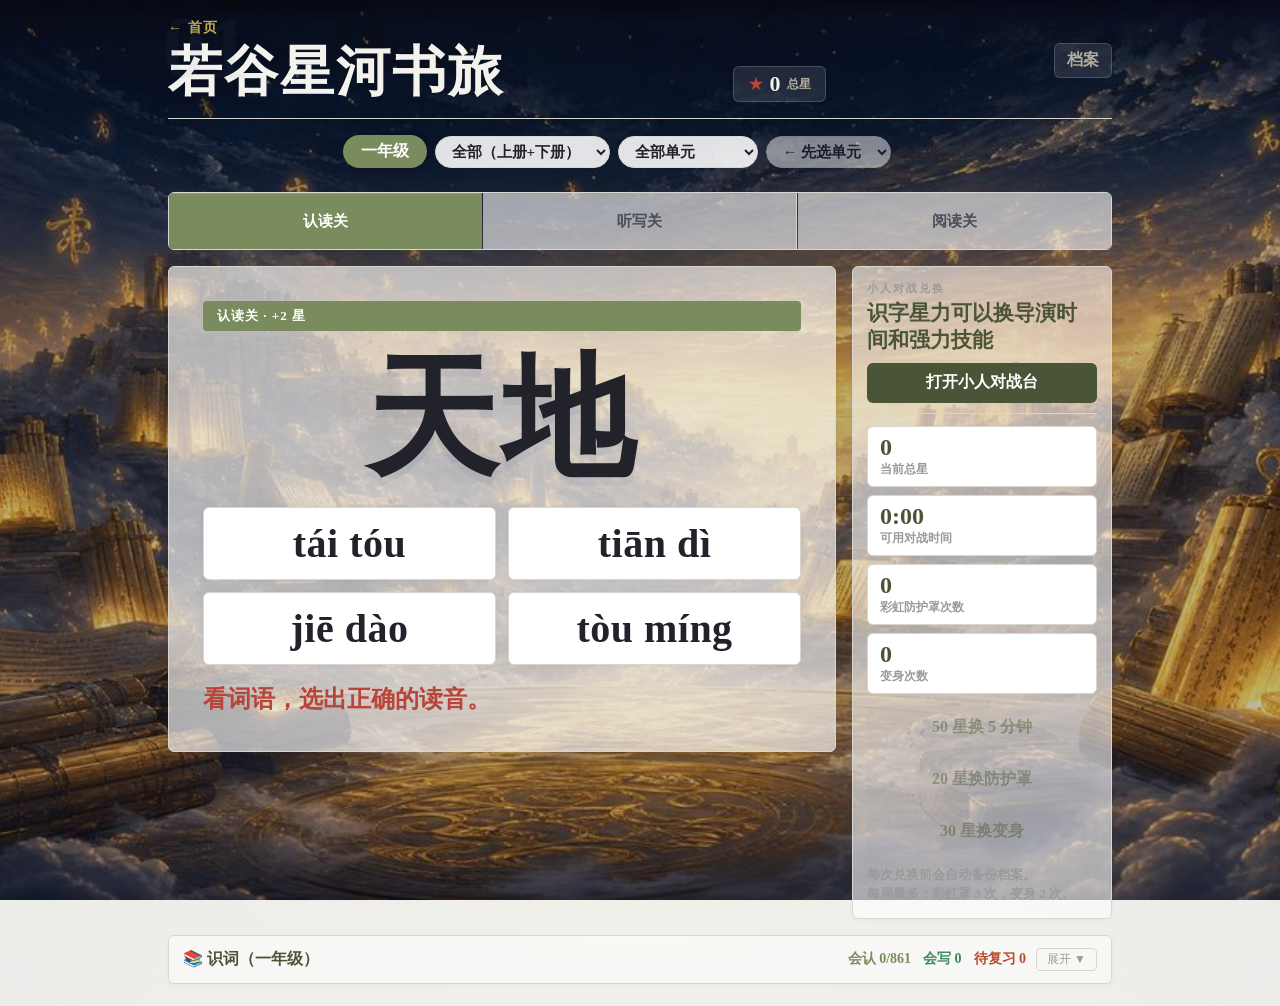
<file: game.html>
<!doctype html>
<html lang="zh-CN">
  <head>
    <meta charset="UTF-8" />
    <meta name="viewport" content="width=device-width, initial-scale=1, viewport-fit=cover, user-scalable=no" />
    <meta name="theme-color" content="#4a5538" />
    <meta name="apple-mobile-web-app-capable" content="yes" />
    <meta name="mobile-web-app-capable" content="yes" />
    <meta name="apple-mobile-web-app-status-bar-style" content="black-translucent" />
    <meta name="apple-mobile-web-app-title" content="星河书旅" />
    <title>若谷星河书旅</title>
    <link rel="manifest" href="./manifest.webmanifest" />
    <link rel="apple-touch-icon" href="./icons/icon-180.png" />
    <link rel="stylesheet" href="./styles.css" />
    <style>
      :root {
        --primary: #7a8b5e;
        --primary-deep: #4a5538;
        --accent: #b8453a;
      }
      .page-bg {
        position: fixed;
        inset: 0;
        z-index: 0;
        background-size: cover;
        background-position: center;
        background-repeat: no-repeat;
      }
      .page-bg::before {
        content: "";
        position: absolute;
        inset: 0;
        background: rgba(26, 22, 20, .28);
      }
      .topbar h1 { color: #f4f2ed; }
      .topbar .back-home { color: #c9a84c; }
      .stats span { color: #f4f2ed; }
      .stats small { color: #b5aea0; }
      .stats div { background: rgba(255,255,255,.10); border-color: rgba(212,208,197,.22); }
      .stats div::before { color: #c9a84c; }
      .profile-tool-button { color: #b5aea0; background: rgba(255,255,255,.10); border-color: rgba(212,208,197,.22); }
    </style>
  </head>
  <body>
    <div class="page-bg" style="background-image: url('./assets/backgrounds/05_scholar_mountain_mobile.jpg');"></div>
    <main class="app-shell">
      <section class="topbar" aria-label="闯关进度">
        <div>
          <a class="back-home" href="./index.html">← 首页</a>
          <h1>若谷星河书旅</h1>
        </div>
        <div class="stats">
          <div>
            <span id="stars">0</span>
            <small>总星</small>
          </div>
        </div>
        <button class="profile-tool-button" data-action="profileTools">档案</button>
      </section>

      <nav class="scope-bar" id="scopeBar" aria-label="出题范围"></nav>

      <nav class="mode-tabs" aria-label="关卡类型">
        <button class="tab active" data-mode="recognize">认读关</button>
        <button class="tab" data-mode="dictation">听写关</button>
        <button class="tab" data-mode="reading">阅读关</button>
      </nav>

      <div class="stage-row">
        <section class="stage" id="stage" aria-live="polite"></section>
        <aside class="duel-exchange" id="duelExchange" aria-label="小人对战兑换"></aside>
      </div>

      <section class="literacy-strip" id="literacyStrip"></section>

    </main>

    <!-- 数据源 -->
    <script src="./grade1-words.js"></script>
    <script src="./grade2-words.js"></script>
    <script src="./pinyin-data.js"></script>
    <script src="./grade2-pinyin.js"></script>
    <script src="./reading-texts.js"></script>
    <script src="./words.js"></script>
    <script src="./weapons.js"></script>
    <!-- 功能模块（按依赖顺序）-->
    <script src="./state-store.js"></script>
    <script src="./word-data.js"></script>
    <script src="./progress.js"></script>
    <script src="./ocr-handwriting.js"></script>
    <script src="./weapon-system.js"></script>
    <script src="./ui-common.js"></script>
    <script src="./duel-link.js"></script>
    <script src="./app.js"></script>
  </body>
</html>
</file>
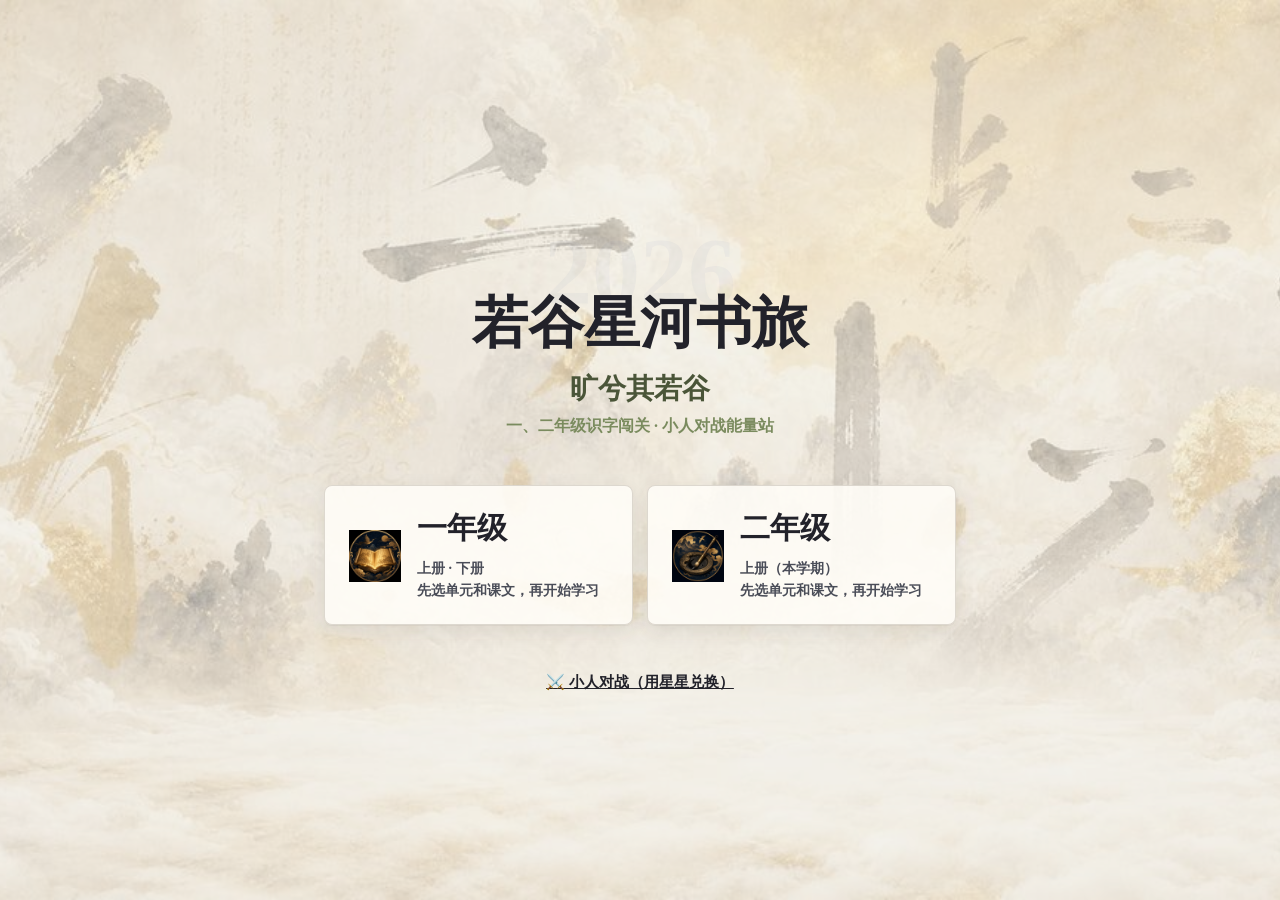
<file: home.html>
<!doctype html>
<html lang="zh-CN">
  <head>
    <meta charset="UTF-8" />
    <meta name="viewport" content="width=device-width, initial-scale=1, viewport-fit=cover, user-scalable=no" />
    <meta name="theme-color" content="#2c4a7c" />
    <meta name="apple-mobile-web-app-capable" content="yes" />
    <meta name="mobile-web-app-capable" content="yes" />
    <meta name="apple-mobile-web-app-status-bar-style" content="black-translucent" />
    <meta name="apple-mobile-web-app-title" content="星河书旅" />
    <title>若谷星河书旅</title>
    <link rel="manifest" href="./manifest.webmanifest" />
    <link rel="apple-touch-icon" href="./icons/icon-180.png" />
    <link rel="stylesheet" href="./styles.css" />
    <style>
      :root {
        --primary: #7a8b5e;
        --primary-deep: #4a5538;
        --accent: #b8453a;
      }
      .page-bg {
        position: fixed;
        inset: 0;
        z-index: 0;
        background-size: cover;
        background-position: center;
        background-repeat: no-repeat;
      }
      .page-bg::before {
        content: "";
        position: absolute;
        inset: 0;
        background: rgba(244, 242, 237, .62);
      }
    </style>
  </head>
  <body>
    <div class="page-bg" style="background-image: url('./assets/backgrounds/06_cloud_characters_mobile.jpg');"></div>
    <main class="landing-shell">
      <div class="landing-hero">
        <span class="landing-number">2026</span>
        <h1 class="landing-title">若谷星河书旅</h1>
        <p class="landing-tagline">旷兮其若谷</p>
        <p class="landing-sub">一、二年级识字闯关 · 小人对战能量站</p>
      </div>

      <section class="module-grid grade-grid">
        <a class="module-card grade-card" href="./library-view.html#grade=上册">
          <div class="module-icon"><img src="./assets/icons/icon_read.png" alt=""></div>
          <div class="module-card-body">
            <h3>一年级</h3>
            <p>上册 · 下册<br>先选单元和课文，再开始学习</p>
          </div>
        </a>
        <a class="module-card grade-card" href="./library-view.html#grade=二上">
          <div class="module-icon"><img src="./assets/icons/icon_write.png" alt=""></div>
          <div class="module-card-body">
            <h3>二年级</h3>
            <p>上册（本学期）<br>先选单元和课文，再开始学习</p>
          </div>
        </a>
      </section>

      <div class="landing-cta">
        <a class="landing-secondary" href="./若谷冒险游戏/index.html">⚔️ 小人对战（用星星兑换）</a>
      </div>
    </main>
  </body>
</html>
</file>
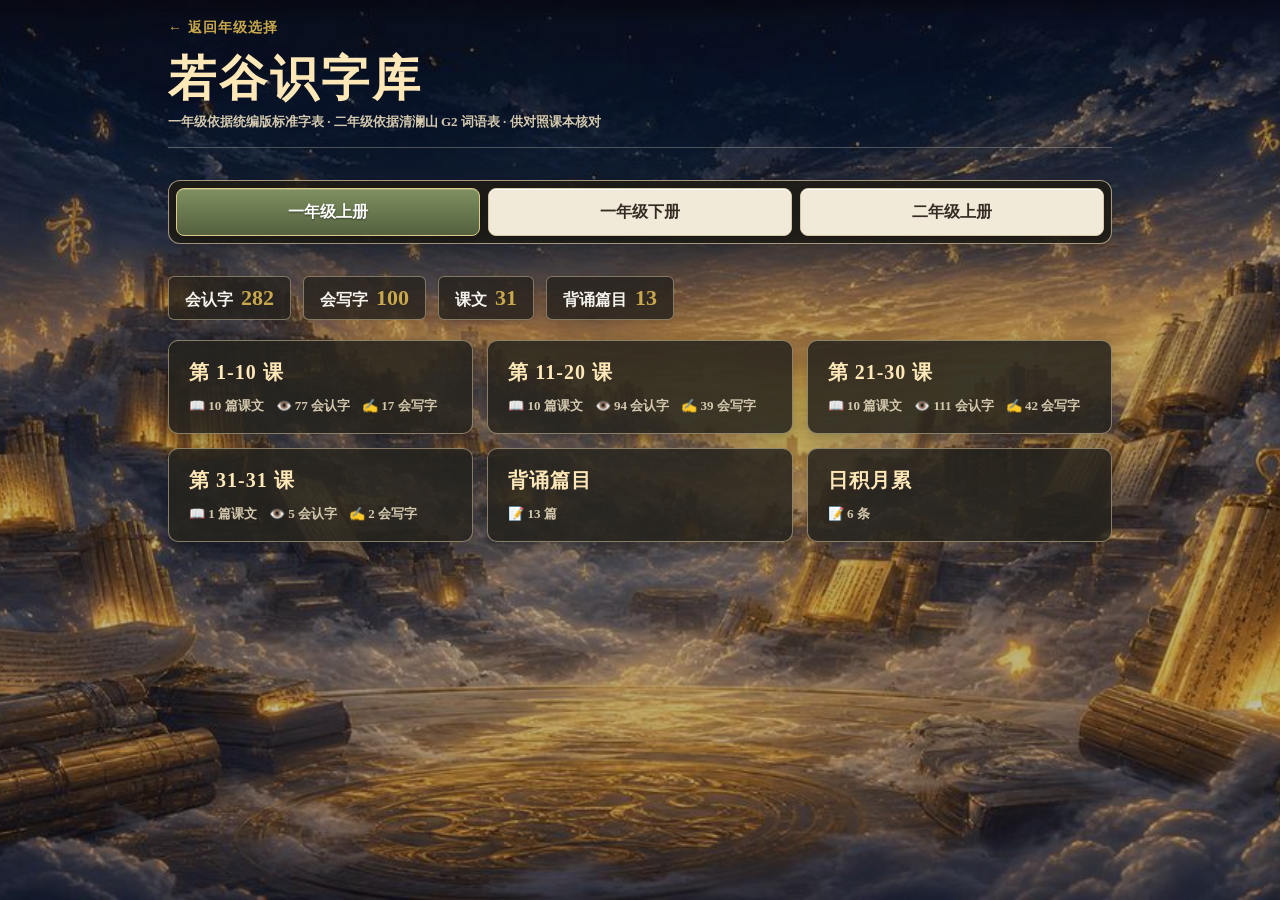
<file: library-view.html>
<!doctype html>
<html lang="zh-CN">
  <head>
    <meta charset="UTF-8" />
    <meta name="viewport" content="width=device-width, initial-scale=1, viewport-fit=cover, user-scalable=no" />
    <meta name="theme-color" content="#4a5538" />
    <meta name="apple-mobile-web-app-capable" content="yes" />
    <meta name="mobile-web-app-capable" content="yes" />
    <meta name="apple-mobile-web-app-status-bar-style" content="black-translucent" />
    <meta name="apple-mobile-web-app-title" content="星河书旅·识字库" />
    <title>若谷识字库 · 星河书旅</title>
    <link rel="stylesheet" href="./styles.css" />
    <link rel="stylesheet" href="./homework-recorder.css" />
    <style>
      :root {
        --primary: #7a8b5e;
        --primary-deep: #4a5538;
        --accent: #b8453a;
      }
      .page-bg {
        position: fixed;
        inset: 0;
        z-index: 0;
        background-size: cover;
        background-position: center;
        background-repeat: no-repeat;
      }
      .page-bg::before {
        content: "";
        position: absolute;
        inset: 0;
        background: rgba(26, 22, 20, .28);
      }

      .lib-shell {
        width: min(980px, 100%);
        min-height: 100vh;
        margin: 0 auto;
        padding: max(18px, env(safe-area-inset-top)) 18px max(22px, env(safe-area-inset-bottom));
        display: flex;
        flex-direction: column;
        gap: 16px;
        position: relative;
        z-index: 1;
      }

      .lib-header {
        padding-bottom: 16px;
        border-bottom: 1px solid rgba(212, 208, 197, .32);
      }

      .lib-header a.back-home {
        color: #c9a84c;
        text-decoration: none;
        font-size: 14px;
        font-weight: 700;
        margin-bottom: 8px;
        display: inline-block;
      }

      .lib-header h1 {
        margin: 8px 0 4px;
        font-family: var(--font-heading);
        font-size: clamp(32px, 5vw, 48px);
        letter-spacing: 3px;
        line-height: 1.1;
        color: #ffe8b8;
      }

      .lib-header p {
        margin: 6px 0 0;
        color: #d4c9ae;
        font-size: 13px;
        font-weight: 700;
        line-height: 1.5;
      }

      /* 年级标签 */
      .vol-tabs {
        display: grid;
        grid-template-columns: repeat(3, minmax(0, 1fr));
        gap: 8px;
        margin: 16px 0;
        padding: 7px;
        border: 1px solid rgba(222, 207, 169, .7);
        border-radius: 12px;
        background: rgba(31, 28, 23, .9);
        box-shadow: 0 8px 24px rgba(0, 0, 0, .24);
      }

      .vol-tab {
        min-height: 48px;
        padding: 10px 14px;
        border-radius: 8px;
        border: 1px solid #d6c8a7;
        background: #f2ead8;
        font-family: var(--font-heading);
        font-size: 16px;
        font-weight: 900;
        color: #352d23;
        transition: all 0.2s ease;
        box-shadow: inset 0 1px 0 rgba(255, 255, 255, .9), 0 2px 6px rgba(0, 0, 0, .18);
        cursor: pointer;
      }

      .vol-tab:hover {
        background: #fff8e8;
        border-color: #ead69c;
      }

      .vol-tab.active {
        background: linear-gradient(180deg, #7f9160 0%, #53613f 100%);
        border-color: #e1ca84;
        color: #fff;
        box-shadow: inset 0 1px 0 rgba(255, 255, 255, .22), 0 3px 10px rgba(0, 0, 0, .28);
        text-shadow: 0 1px 2px rgba(0, 0, 0, .45);
      }

      .vol-tab:focus-visible,
      .lesson-card.clickable:focus-visible,
      .lesson-start:focus-visible {
        outline: 3px solid #f4d789;
        outline-offset: 3px;
      }

      /* 统计条 */
      .vol-stats {
        display: flex;
        gap: 12px;
        flex-wrap: wrap;
        margin-bottom: 20px;
      }

      .vol-stats .pill {
        padding: 8px 16px;
        border-radius: 6px;
        background: rgba(38, 35, 30, .82);
        border: 1px solid rgba(222, 207, 169, .48);
        font-weight: 900;
        color: #f4f2ed;
        box-shadow: 0 1px 4px rgba(0, 0, 0, .08);
      }

      .vol-stats .pill b {
        color: #c9a84c;
        font-family: var(--font-ui);
        font-size: 22px;
        margin-left: 4px;
      }

      /* 面包屑 */
      .breadcrumb {
        display: flex;
        align-items: center;
        gap: 8px;
        padding: 12px 0;
        font-size: 13px;
        font-weight: 800;
        color: #b5a68e;
        flex-wrap: wrap;
      }

      .breadcrumb a {
        color: #f4d789;
        text-decoration: none;
        transition: all 0.2s ease;
      }

      .breadcrumb a:hover {
        color: #ffead5;
      }

      .breadcrumb .sep {
        color: rgba(212, 208, 197, .52);
      }

      .breadcrumb span:last-child {
        color: #ffe8b8;
      }

      /* 卡片容器 */
      .card-grid {
        display: grid;
        gap: 14px;
        grid-template-columns: repeat(auto-fill, minmax(280px, 1fr));
      }

      /* 通用卡片 */
      .lesson-card {
        background: rgba(38, 35, 30, .86);
        border: 1px solid rgba(222, 207, 169, .52);
        border-radius: 10px;
        box-shadow: 0 5px 16px rgba(0, 0, 0, .24);
        padding: 18px 20px;
        transition: all 0.2s ease;
      }

      .lesson-card h3 {
        margin: 0 0 12px;
        font-family: var(--font-heading);
        font-size: 20px;
        color: #ffe8b8;
        letter-spacing: 1px;
        line-height: 1.3;
      }

      .lesson-card .idx {
        font-size: 13px;
        color: #fff;
        background: rgba(184, 74, 48, .75);
        border-radius: 5px;
        padding: 2px 8px;
        font-family: var(--font-body);
        margin-right: 6px;
      }

      /* 可点击卡片 */
      .clickable {
        cursor: pointer;
        width: 100%;
        color: inherit;
        font: inherit;
        text-align: left;
      }

      .clickable:hover {
        transform: translateY(-2px);
        box-shadow: 0 4px 16px rgba(201, 168, 76, .28);
        border-color: rgba(201, 168, 76, .65);
        background: rgba(50, 46, 39, .94);
      }

      /* 单元/课文统计 */
      .unit-stats {
        display: flex;
        gap: 12px;
        flex-wrap: wrap;
        font-size: 13px;
        font-weight: 800;
        color: #d4c9ae;
      }

      .unit-stats span {
        display: inline-flex;
        align-items: center;
        gap: 4px;
      }

      /* 课文字词详情 */
      .char-row {
        margin: 18px 0 0;
      }

      .char-row .label {
        margin-bottom: 9px;
        color: #e3d7bd;
        font-size: 14px;
        font-weight: 900;
      }

      .char-grid {
        display: flex;
        flex-wrap: wrap;
        gap: 8px;
      }

      .ch {
        min-width: 46px;
        min-height: 46px;
        padding: 5px 10px;
        display: grid;
        place-items: center;
        border: 1px solid #d8ccb2;
        border-radius: 8px;
        background: #fffdf7;
        color: #2f2922;
        font-family: var(--font-display);
        font-size: 24px;
        font-weight: 900;
        box-shadow: 0 2px 5px rgba(0, 0, 0, .18);
      }

      .ch.wd {
        width: auto;
        font-size: 20px;
      }

      .ch.write {
        border: 2px solid #d5a94f;
        background: #fff1bd;
        color: #7d2d25;
      }

      .ch.empty {
        color: #8f8777;
      }

      .lesson-actions {
        display: flex;
        align-items: center;
        gap: 12px;
        flex-wrap: wrap;
        margin-top: 22px;
        padding-top: 18px;
        border-top: 1px solid rgba(222, 207, 169, .32);
      }

      .lesson-start {
        display: inline-flex;
        align-items: center;
        justify-content: center;
        min-height: 46px;
        padding: 10px 18px;
        border: 1px solid #e1ca84;
        border-radius: 8px;
        background: linear-gradient(180deg, #b64d3d 0%, #863127 100%);
        box-shadow: 0 3px 10px rgba(0, 0, 0, .24);
        color: #fff8e8;
        font-weight: 900;
        text-decoration: none;
      }

      .lesson-actions small {
        color: #cfc3aa;
        font-weight: 700;
      }

      /* 背诵区 */
      .recite-section {
        margin-top: 28px;
      }

      .recite-section > h2 {
        font-family: var(--font-heading);
        color: #ffe8b8;
        font-size: 22px;
        letter-spacing: 2px;
        margin-bottom: 16px;
      }

      .recite-card {
        background: rgba(122, 139, 94, .22);
        border: 1px solid rgba(122, 139, 94, .42);
        border-radius: 10px;
        padding: 16px 20px;
        margin-bottom: 12px;
      }

      .recite-card .rt-title {
        font-family: var(--font-heading);
        font-size: 18px;
        font-weight: 900;
        color: #e5f1c8;
      }

      .recite-card .rt-author {
        font-size: 12px;
        color: #c4b9a2;
        font-weight: 800;
        margin-left: 8px;
      }

      .recite-card .rt-text {
        margin-top: 10px;
        font-family: var(--font-display);
        font-size: 20px;
        line-height: 1.8;
        color: #ffe8b8;
      }

      .jjy-list {
        display: grid;
        gap: 8px;
      }

      .jjy-list div {
        font-family: var(--font-display);
        font-size: 18px;
        background: rgba(255, 255, 255, .18);
        border-radius: 8px;
        padding: 10px 16px;
        border: 1px solid rgba(212, 208, 197, .32);
        color: #ffe8b8;
      }

      .legend {
        display: none;
      }

      .hidden { display: none; }

      @media (max-width: 600px) {
        .vol-tabs {
          gap: 5px;
          padding: 5px;
        }

        .vol-tab {
          min-height: 44px;
          padding: 8px 5px;
          font-size: 14px;
        }

        .card-grid {
          grid-template-columns: 1fr;
        }
      }
    </style>
  </head>
  <body>
    <div class="page-bg" style="background-image: url('./assets/backgrounds/05_scholar_mountain_mobile.jpg');"></div>
    <main class="lib-shell">
      <div class="lib-header">
        <a class="back-home" href="./home.html">← 返回年级选择</a>
        <h1>若谷识字库</h1>
        <p>一年级依据统编版标准字表 · 二年级依据清澜山 G2 词语表 · 供对照课本核对</p>
      </div>

      <div class="vol-tabs">
        <button class="vol-tab active" data-vol="上册">一年级上册</button>
        <button class="vol-tab" data-vol="下册">一年级下册</button>
        <button class="vol-tab" data-vol="二上">二年级上册</button>
      </div>

      <a class="homework-entry" id="homeworkEntry" href="#grade=二上&amp;view=homework" hidden>
        <span class="homework-entry-icon" aria-hidden="true">●</span>
        <span>语文作业 · 录音小站</span>
        <span class="homework-entry-arrow" aria-hidden="true">→</span>
      </a>

      <section class="homework-panel" id="homeworkRecorder" aria-labelledby="homeworkHeading" hidden>
        <a class="homework-return" href="#grade=二上">← 返回单元复习</a>
        <div class="homework-heading">
          <div>
            <p class="homework-eyebrow">把今天的朗读，认真留下来</p>
            <h2 id="homeworkHeading">语文作业 <span>录音小站</span></h2>
          </div>
          <span class="homework-badge">录好 · 听听 · 交作业</span>
        </div>
        <div class="homework-workspace">
          <div class="homework-setup">
            <label for="homeworkTitle">今天读什么？</label>
            <input id="homeworkTitle" type="text" maxlength="60" placeholder="例如：葡萄沟 + 词语2遍" autocomplete="off" />
            <p>可以写课文名；不填也能开始录音。</p>
            <ol class="homework-steps" aria-label="录音步骤">
              <li><span>1</span>点开始，允许使用麦克风</li>
              <li><span>2</span>读完点停止，再试听一遍</li>
              <li><span>3</span>下载音频，用微信发给老师</li>
            </ol>
          </div>
          <div class="homework-console" data-recording-state="idle">
            <div class="homework-indicator" aria-hidden="true"><span></span><i></i><i></i><i></i><i></i><i></i></div>
            <output id="homeworkTimer" class="homework-timer" aria-label="已录时长">00:00</output>
            <p id="homeworkState" class="homework-state" role="status">准备好，就开始吧</p>
            <div class="homework-controls">
              <button type="button" id="homeworkStart" class="homework-button homework-record" disabled><span aria-hidden="true">●</span> 开始录音</button>
              <button type="button" id="homeworkStop" class="homework-button homework-stop" disabled>■ 停止录音</button>
            </div>
            <p class="homework-keep-open">录音时请留在本页，保持 iPad 屏幕亮着。</p>
          </div>
        </div>
        <p id="homeworkMessage" class="homework-message" role="status" aria-live="polite">正在读取本机录音…</p>
        <div id="homeworkShortcutLaunch" class="homework-shortcut-launch" hidden>
          <p>录音已经准备好。若没有自动跳转，点这里继续：</p>
          <button type="button" id="homeworkOpenShortcut" class="homework-button homework-wechat">打开语文作业 →</button>
        </div>
        <div class="homework-recordings-heading"><h3>我的录音</h3><span>只保存在这台设备</span></div>
        <div id="homeworkRecordings" class="homework-recordings"></div>
        <details class="homework-help">
          <summary>首次连接“语文作业”快捷指令</summary>
          <p>iPad 上的快捷指令名称须为「语文作业」。将测试版的「选择文件」改为以下动作，保留最后已验证可用的微信打开动作：</p>
          <ol>
            <li>添加「Base64 编码」，把「编码」切换成「解码」，输入设为「快捷指令输入」。</li>
            <li>添加「设定名称」，将解码结果命名为「语文作业.m4a」。</li>
            <li>让原来的微信打开动作接收上一步改好名称的文件。</li>
          </ol>
          <p>以后点每份录音下的「发送到微信」。页面会临时使用系统剪贴板传递音频，无需手动选文件；若 iPad 提示打开快捷指令或允许粘贴，请选择允许。最后在微信里选老师并确认发送。</p>
        </details>
        <details class="homework-help">
          <summary>iPad 上怎么发给老师？</summary>
          <p>录好后先点播放试听。配置好「语文作业」快捷指令后，可点「发送到微信」直接交给快捷指令处理。也可以点「下载音频」保存文件，或点「分享 / 存到文件」使用系统分享菜单。</p>
          <p>第一次使用，请在麦克风提示里选「允许」。建议用 Safari 打开此页面。iPad 优先生成 M4A 音频，文件名会带上日期和作业名称。</p>
          <p>录音保存在当前浏览器中，请及时下载留一份；清除网站数据会删除本机录音。</p>
        </details>
      </section>

      <div id="content"></div>
    </main>

    <script src="./grade1-library.js"></script>
    <script src="./grade1-words.js"></script>
    <script src="./grade2-words.js"></script>
    <script src="./homework-recorder.js"></script>
    <script>
      const content = document.querySelector("#content");
      const tabs = document.querySelectorAll(".vol-tab");

      function uniq(list) {
        return [...new Set(list)];
      }

      // 清理单元名：去掉"·阅读"、"·识字"等后缀
      function cleanUnitName(unitName) {
        return unitName.replace(/[·・].*$/, '');
      }

      // ========== 路由管理 ==========
      function parseHash() {
        const hash = window.location.hash.slice(1);
        const params = new URLSearchParams(hash);
        return {
          grade: params.get("grade") || "上册",
          view: params.get("view"),
          unit: params.get("unit"),
          lesson: params.get("lesson")
        };
      }

      function setHash(params) {
        const search = new URLSearchParams();
        if (params.grade) search.set("grade", params.grade);
        if (params.view) search.set("view", params.view);
        if (params.unit) search.set("unit", params.unit);
        if (params.lesson) search.set("lesson", params.lesson);
        window.location.hash = search.toString();
      }

      function buildGameUrl(grade, unitName, lessonTitle) {
        const params = new URLSearchParams();

        if (grade === "二上") {
          params.set("grade", "二年级");
          params.set("scope", "上册");
          params.set("unit", cleanUnitName(unitName));
          params.set("lesson", lessonTitle);
        } else {
          params.set("grade", "一年级");
          params.set("scope", grade);

          const sourceUnits = (window.RUOGU_OCR || {})[grade] || [];
          const sourceUnit = sourceUnits.find((u) =>
            (u.lessons || []).some((l) => l.title === lessonTitle)
          );
          if (sourceUnit) {
            params.set("unit", cleanUnitName(sourceUnit.unit));
            params.set("lesson", lessonTitle);
          }
        }

        return `./game.html?${params.toString()}`;
      }

      // ========== 数据获取 ==========
      function getGradeData(grade) {
        if (grade === "二上") {
          return {
            type: "g2",
            units: (window.RUOGU_OCR_G2 || {})["上册"] || []
          };
        } else {
          return {
            type: "g1",
            data: window.RUOGU_GRADE1[grade] || { lessons: [], recite: [], 日积月累: [] }
          };
        }
      }

      // ========== 面包屑导航 ==========
      function renderBreadcrumb(route) {
        const crumbs = [];
        const gradeLabel = route.grade === "二上" ? "二年级上册" : route.grade === "上册" ? "一年级上册" : "一年级下册";

        crumbs.push(`<a href="#grade=${route.grade}">${gradeLabel}</a>`);

        if (route.unit) {
          const unitDisplay = cleanUnitName(route.unit);
          crumbs.push(`<a href="#grade=${route.grade}&unit=${encodeURIComponent(route.unit)}">${unitDisplay}</a>`);
        }

        if (route.lesson) {
          crumbs.push(`<span>${route.lesson}</span>`);
        }

        return `<div class="breadcrumb">${crumbs.join(" <span class='sep'>›</span> ")}</div>`;
      }

      // ========== 渲染：单元列表页 ==========
      function renderUnitList(grade) {
        const gradeData = getGradeData(grade);
        let html = "";

        if (gradeData.type === "g2") {
          // 二年级：按单元分组
          const units = gradeData.units;
          let totalR = 0, totalW = 0, totalL = 0;

          units.forEach(u => {
            u.lessons.forEach(l => {
              totalL++;
              totalR += (l.recognize || []).length;
              totalW += (l.write || []).length;
            });
          });

          html = `
            <div class="vol-stats">
              <div class="pill">会认词 <b>${totalR}</b></div>
              <div class="pill">会写词 <b>${totalW}</b></div>
              <div class="pill">课文 <b>${totalL}</b></div>
            </div>
            <div class="card-grid">
          `;

          units.forEach(u => {
            const lessonCount = u.lessons.length;
            const reciteCount = (u.recite || []).length;
            let rCount = 0, wCount = 0;
            u.lessons.forEach(l => {
              rCount += (l.recognize || []).length;
              wCount += (l.write || []).length;
            });

            html += `
              <button type="button" class="lesson-card clickable" data-action="unit" data-grade="${grade}" data-unit="${u.unit}">
                <h3>${cleanUnitName(u.unit)}</h3>
                <div class="unit-stats">
                  <span>📖 ${lessonCount} 篇课文</span>
                  <span>👁️ ${rCount} 会认词</span>
                  <span>✍️ ${wCount} 会写词</span>
                  ${reciteCount ? `<span>📝 ${reciteCount} 背诵</span>` : ""}
                </div>
              </button>
            `;
          });

          html += `</div>`;

        } else {
          // 一年级：没有单元概念，按课文序号分组（每10课一组）
          const data = gradeData.data;
          const allRecognize = uniq(data.lessons.flatMap((l) => l.recognize));
          const allWrite = uniq(data.lessons.flatMap((l) => l.write));

          html = `
            <div class="vol-stats">
              <div class="pill">会认字 <b>${allRecognize.length}</b></div>
              <div class="pill">会写字 <b>${allWrite.length}</b></div>
              <div class="pill">课文 <b>${data.lessons.length}</b></div>
              <div class="pill">背诵篇目 <b>${data.recite.length}</b></div>
            </div>
            <div class="card-grid">
          `;

          // 按每10课分组
          const groupSize = 10;
          const groupCount = Math.ceil(data.lessons.length / groupSize);

          for (let g = 0; g < groupCount; g++) {
            const start = g * groupSize;
            const end = Math.min(start + groupSize, data.lessons.length);
            const groupLessons = data.lessons.slice(start, end);
            const unitName = `第 ${start + 1}-${end} 课`;

            let rCount = 0, wCount = 0;
            groupLessons.forEach(l => {
              rCount += l.recognize.length;
              wCount += l.write.length;
            });

            html += `
              <button type="button" class="lesson-card clickable" data-action="unit" data-grade="${grade}" data-unit="${unitName}">
                <h3>${unitName}</h3>
                <div class="unit-stats">
                  <span>📖 ${groupLessons.length} 篇课文</span>
                  <span>👁️ ${rCount} 会认字</span>
                  <span>✍️ ${wCount} 会写字</span>
                </div>
              </button>
            `;
          }

          // 背诵篇目作为特殊单元
          if (data.recite.length > 0) {
            html += `
              <button type="button" class="lesson-card clickable" data-action="unit" data-grade="${grade}" data-unit="背诵篇目">
                <h3>背诵篇目</h3>
                <div class="unit-stats">
                  <span>📝 ${data.recite.length} 篇</span>
                </div>
              </button>
            `;
          }

          // 日积月累
          if (data.日积月累 && data.日积月累.length > 0) {
            html += `
              <button type="button" class="lesson-card clickable" data-action="unit" data-grade="${grade}" data-unit="日积月累">
                <h3>日积月累</h3>
                <div class="unit-stats">
                  <span>📝 ${data.日积月累.length} 条</span>
                </div>
              </button>
            `;
          }

          html += `</div>`;
        }

        content.innerHTML = html;
        attachClickHandlers();
      }

      // ========== 渲染：课文列表页 ==========
      function renderLessonList(grade, unitName) {
        const gradeData = getGradeData(grade);
        let html = renderBreadcrumb({ grade, unit: unitName });

        if (gradeData.type === "g2") {
          // 二年级：找到对应单元
          const unit = gradeData.units.find(u => u.unit === unitName);
          if (!unit) {
            content.innerHTML = html + `<p style="color:#b5aea0;">未找到单元：${unitName}</p>`;
            return;
          }

          html += `<div class="card-grid">`;

          unit.lessons.forEach(l => {
            const rCount = (l.recognize || []).length;
            const wCount = (l.write || []).length;

            html += `
              <button type="button" class="lesson-card clickable" data-action="lesson" data-grade="${grade}" data-unit="${unitName}" data-lesson="${l.title}">
                <h3>《${l.title}》</h3>
                <div class="unit-stats">
                  <span>👁️ ${rCount} 会认词</span>
                  <span>✍️ ${wCount} 会写词</span>
                </div>
              </button>
            `;
          });

          html += `</div>`;

          // 背诵篇目
          if (unit.recite && unit.recite.length) {
            html += `<div class="recite-section"><h2>背诵篇目</h2><div class="jjy-list">`;
            unit.recite.forEach((r) => { html += `<div>${r}</div>`; });
            html += `</div></div>`;
          }

        } else {
          // 一年级
          const data = gradeData.data;

          if (unitName === "背诵篇目") {
            html += `<div class="recite-section"><h2>背诵篇目</h2>`;
            data.recite.forEach((r) => {
              html += `
                <div class="recite-card">
                  <span class="rt-title">《${r.title}》</span>${r.author ? `<span class="rt-author">${r.author}</span>` : ""}
                  <div class="rt-text">${r.text}</div>
                </div>
              `;
            });
            html += `</div>`;
            content.innerHTML = html;
            attachClickHandlers();
            return;
          }

          if (unitName === "日积月累") {
            html += `<div class="recite-section"><h2>日积月累</h2><div class="jjy-list">`;
            data.日积月累.forEach((s) => {
              html += `<div>${s}</div>`;
            });
            html += `</div></div>`;
            content.innerHTML = html;
            attachClickHandlers();
            return;
          }

          // 解析课文范围（如"第 1-10 课"）
          const match = unitName.match(/第 (\d+)-(\d+) 课/);
          if (!match) {
            content.innerHTML = html + `<p style="color:#b5aea0;">未找到单元：${unitName}</p>`;
            return;
          }

          const start = parseInt(match[1]) - 1;
          const end = parseInt(match[2]);
          const lessons = data.lessons.slice(start, end);

          html += `<div class="card-grid">`;

          lessons.forEach((l, idx) => {
            const rCount = l.recognize.length;
            const wCount = l.write.length;
            const lessonNum = start + idx + 1;

            html += `
              <button type="button" class="lesson-card clickable" data-action="lesson" data-grade="${grade}" data-unit="${unitName}" data-lesson="${l.lesson}">
                <h3><span class="idx">${lessonNum}</span>《${l.lesson}》</h3>
                <div class="unit-stats">
                  <span>👁️ ${rCount} 会认字</span>
                  <span>✍️ ${wCount} 会写字</span>
                </div>
              </button>
            `;
          });

          html += `</div>`;
        }

        content.innerHTML = html;
        attachClickHandlers();
      }

      // ========== 渲染：字词详情页 ==========
      function renderLessonDetail(grade, unitName, lessonTitle) {
        const gradeData = getGradeData(grade);
        let html = renderBreadcrumb({ grade, unit: unitName, lesson: lessonTitle });

        if (gradeData.type === "g2") {
          // 二年级
          const unit = gradeData.units.find(u => u.unit === unitName);
          if (!unit) {
            content.innerHTML = html + `<p>未找到单元：${unitName}</p>`;
            return;
          }

          const lesson = unit.lessons.find(l => l.title === lessonTitle);
          if (!lesson) {
            content.innerHTML = html + `<p>未找到课文：${lessonTitle}</p>`;
            return;
          }

          const rChips = (lesson.recognize || []).map((w) => `<div class="ch wd">${w}</div>`).join("") || `<div class="ch empty">—</div>`;
          const wChips = (lesson.write || []).map((w) => `<div class="ch wd write">${w}</div>`).join("") || `<div class="ch empty">无</div>`;
          const gameUrl = buildGameUrl(grade, unitName, lesson.title);

          html += `
            <div class="lesson-card">
              <h3>《${lesson.title}》</h3>
              <div class="char-row">
                <div class="label">会认词（${(lesson.recognize || []).length}）</div>
                <div class="char-grid">${rChips}</div>
              </div>
              <div class="char-row">
                <div class="label">会写词（${(lesson.write || []).length}）</div>
                <div class="char-grid">${wChips}</div>
              </div>
              <div class="lesson-actions">
                <a class="lesson-start" href="${gameUrl}">进入本课练习 →</a>
                <small>会自动选好本单元和《${lesson.title}》</small>
              </div>
            </div>
          `;

        } else {
          // 一年级
          const data = gradeData.data;
          const lesson = data.lessons.find(l => l.lesson === lessonTitle);

          if (!lesson) {
            content.innerHTML = html + `<p>未找到课文：${lessonTitle}</p>`;
            return;
          }

          const lessonIdx = data.lessons.indexOf(lesson);
          const writeSet = new Set(lesson.write);

          const recognizeChips = lesson.recognize.length
            ? lesson.recognize.map((c) => `<div class="ch ${writeSet.has(c) ? "write" : ""}">${c}</div>`).join("")
            : `<div class="ch empty">—</div>`;
          const writeChips = lesson.write.length
            ? lesson.write.map((c) => `<div class="ch write">${c}</div>`).join("")
            : `<div class="ch empty">无</div>`;
          const gameUrl = buildGameUrl(grade, unitName, lesson.lesson);

          html += `
            <div class="lesson-card">
              <h3><span class="idx">${lessonIdx + 1}</span>《${lesson.lesson}》</h3>
              <div class="char-row">
                <div class="label">会认字（${lesson.recognize.length}）</div>
                <div class="char-grid">${recognizeChips}</div>
              </div>
              <div class="char-row">
                <div class="label">会写字（${lesson.write.length}）</div>
                <div class="char-grid">${writeChips}</div>
              </div>
              <div class="lesson-actions">
                <a class="lesson-start" href="${gameUrl}">进入本课练习 →</a>
                <small>若课名与练习词库一致，会自动选中本课</small>
              </div>
            </div>
          `;
        }

        content.innerHTML = html;
      }

      // ========== 路由处理 ==========
      function route() {
        const r = parseHash();
        const homework = r.grade === "二上" && r.view === "homework";
        const homeworkEntry = document.querySelector("#homeworkEntry");
        const gradeTabs = document.querySelector(".vol-tabs");
        if (homeworkEntry) {
          homeworkEntry.hidden = r.grade !== "二上" || homework;
          const destination = new URLSearchParams({ grade: "二上", view: "homework" });
          if (r.unit) destination.set("unit", r.unit);
          if (r.lesson) destination.set("lesson", r.lesson);
          homeworkEntry.href = "#" + destination.toString();
        }
        if (gradeTabs) gradeTabs.hidden = homework;
        content.hidden = homework;
        if (window.RUOGU_HOMEWORK) window.RUOGU_HOMEWORK.setContext(r);

        // 更新 tab 状态
        tabs.forEach((t) => t.classList.toggle("active", t.dataset.vol === r.grade));

        if (homework) {
          // 独立录音视图，不把录音内容插入单元复习列表。
          window.scrollTo({ top: 0, behavior: "smooth" });
          return;
        } else if (!r.unit) {
          // 单元列表页
          renderUnitList(r.grade);
        } else if (r.lesson) {
          // 字词详情页
          renderLessonDetail(r.grade, r.unit, r.lesson);
        } else {
          // 课文列表页
          renderLessonList(r.grade, r.unit);
        }

        window.scrollTo({ top: 0, behavior: "smooth" });
      }

      // ========== 点击事件处理 ==========
      function attachClickHandlers() {
        // 单元卡片点击
        document.querySelectorAll('[data-action="unit"]').forEach(el => {
          el.addEventListener('click', () => {
            const grade = el.dataset.grade;
            const unit = el.dataset.unit;
            setHash({ grade, unit });
          });
        });

        // 课文卡片点击
        document.querySelectorAll('[data-action="lesson"]').forEach(el => {
          el.addEventListener('click', () => {
            const grade = el.dataset.grade;
            const unit = el.dataset.unit;
            const lesson = el.dataset.lesson;
            setHash({ grade, unit, lesson });
          });
        });
      }

      // ========== 事件监听 ==========
      tabs.forEach((tab) => {
        tab.addEventListener("click", () => {
          setHash({ grade: tab.dataset.vol });
        });
      });

      window.addEventListener("hashchange", route);

      // ========== 初始化 ==========
      if (!window.location.hash) {
        setHash({ grade: "上册" });
      } else {
        route();
      }
    </script>
  </body>
</html>
</file>
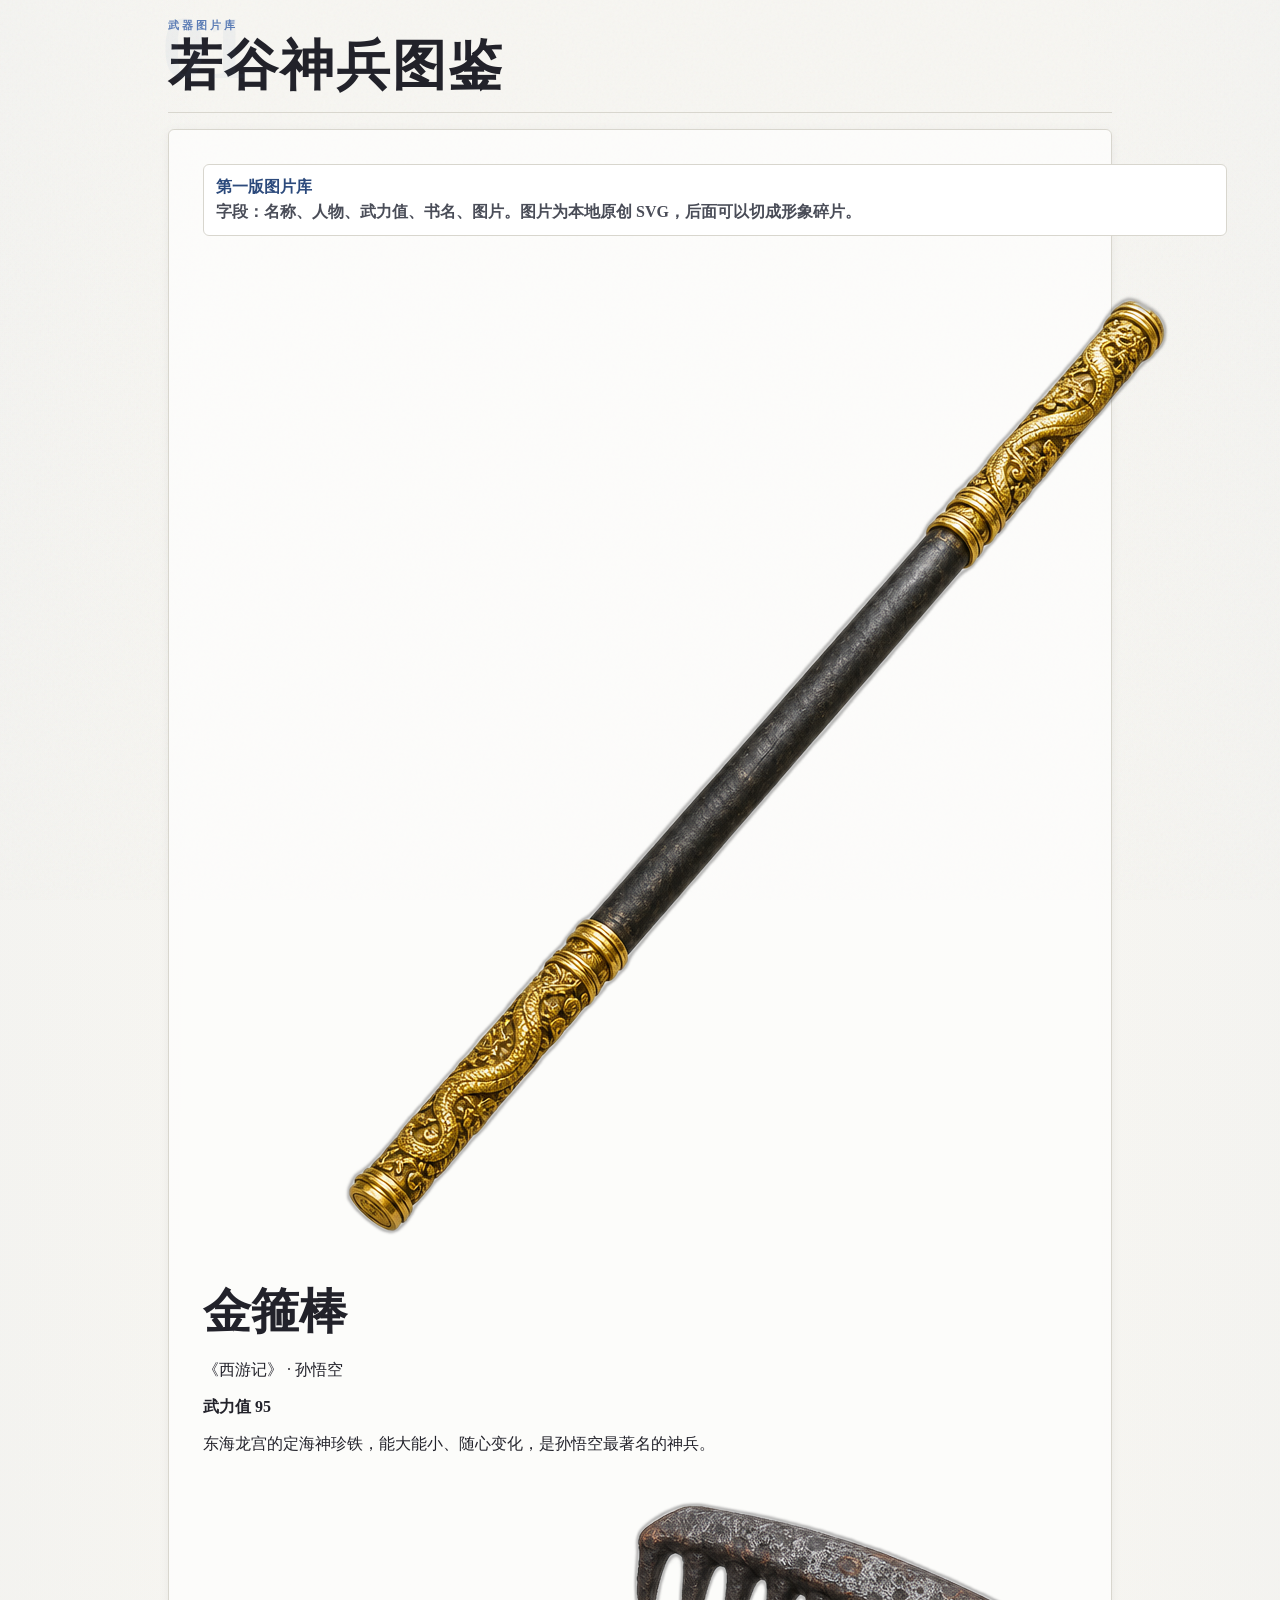
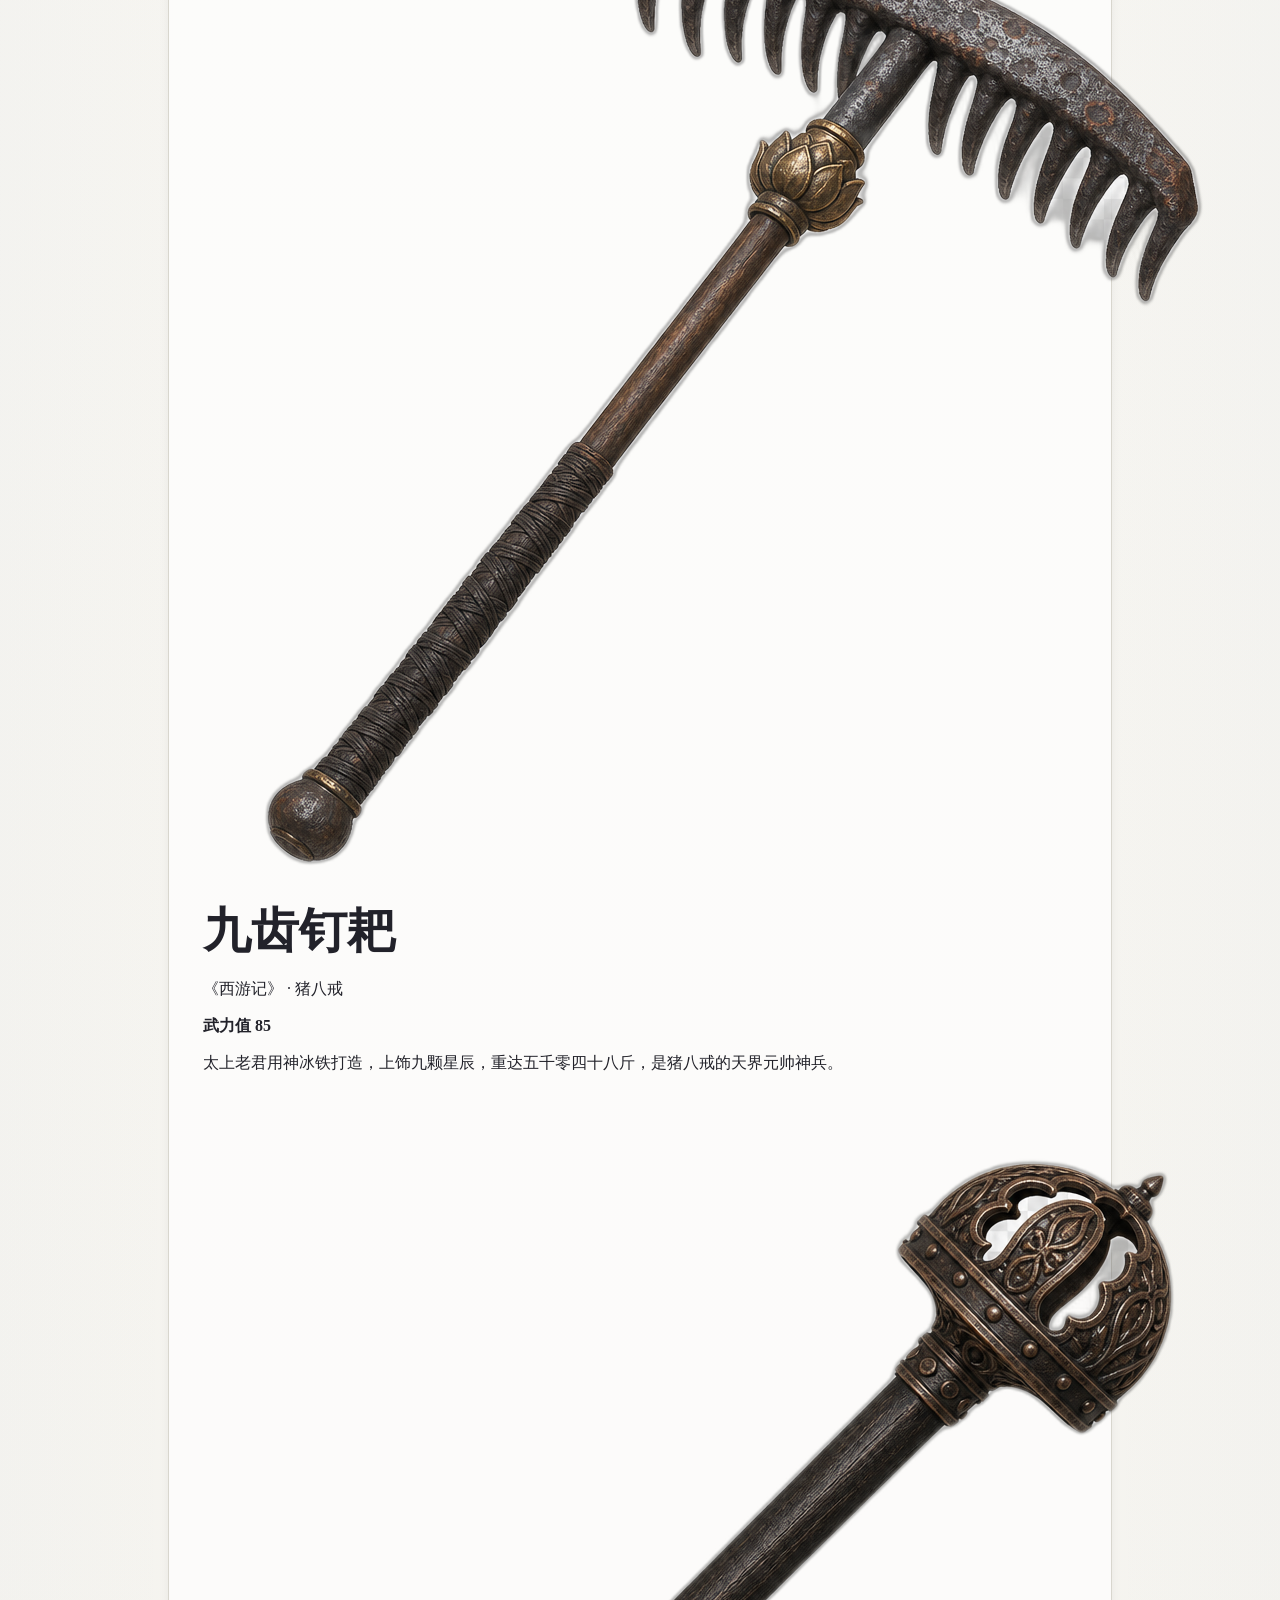
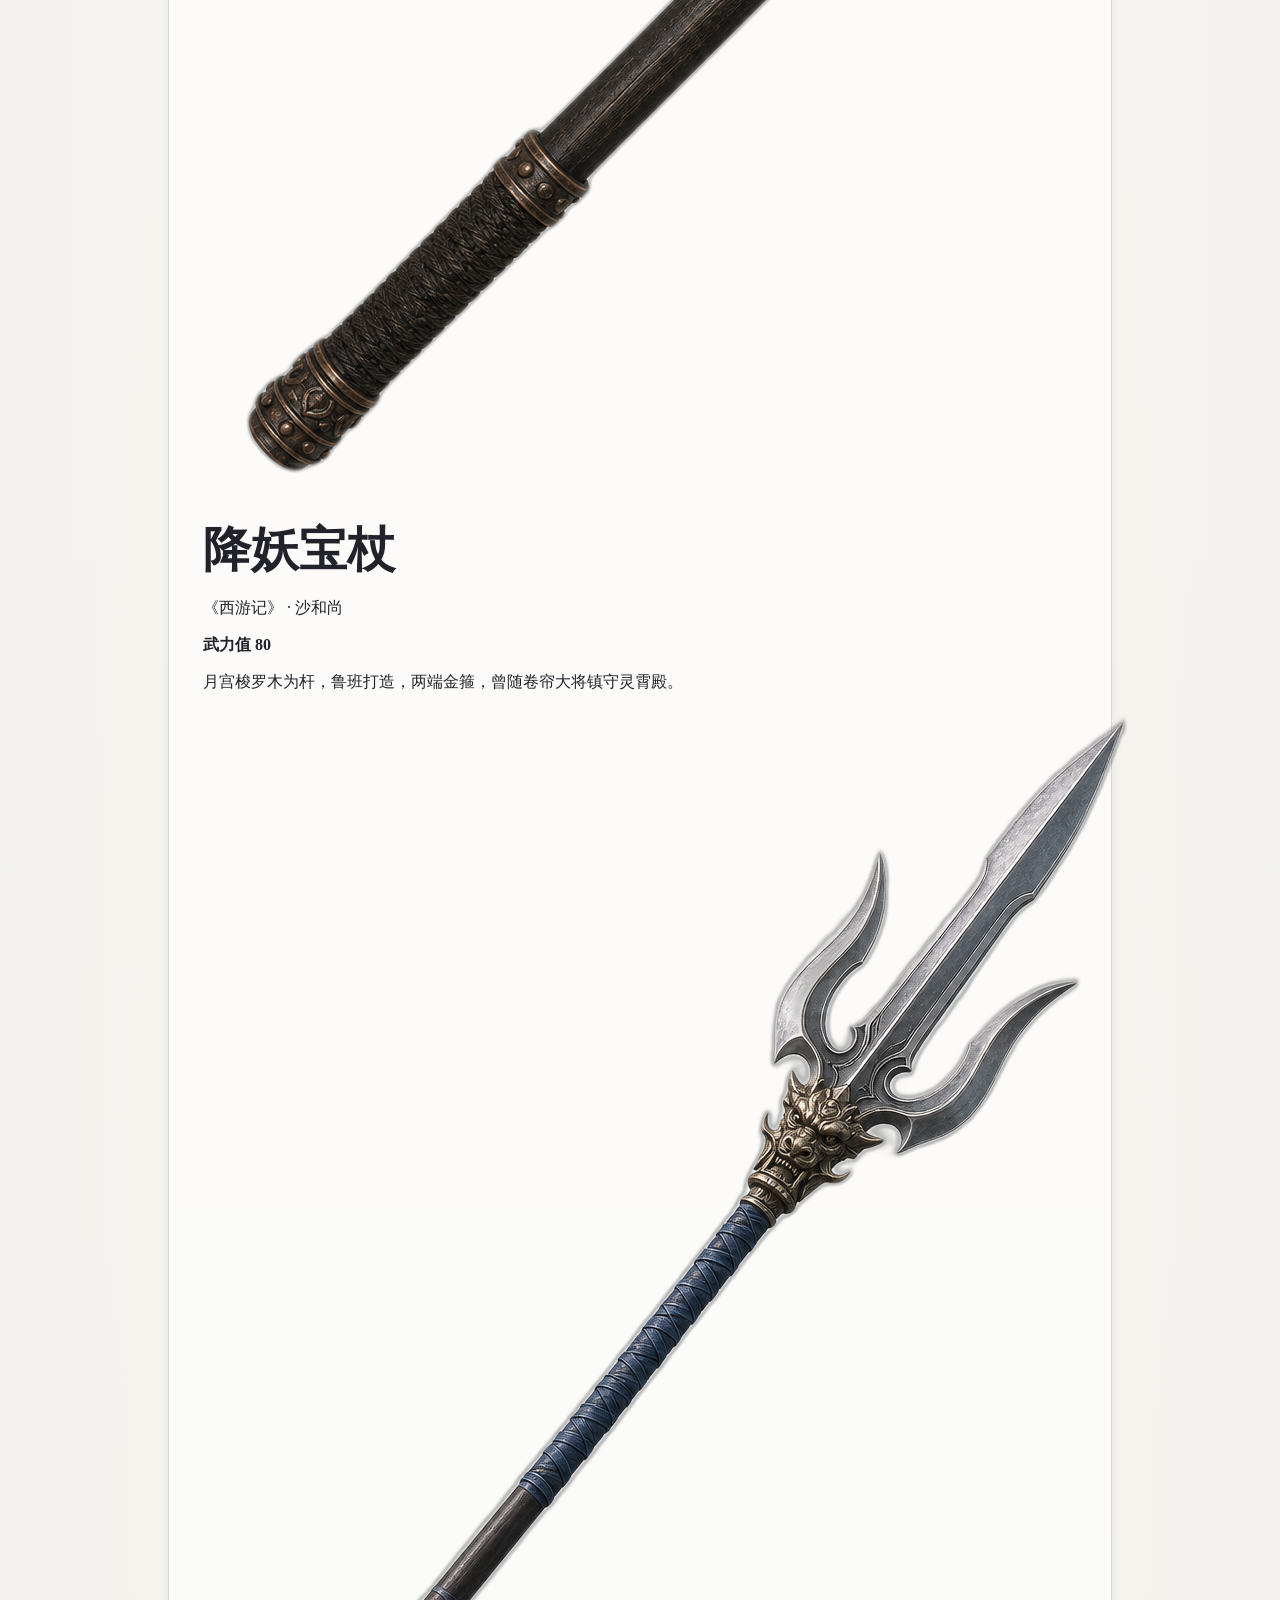
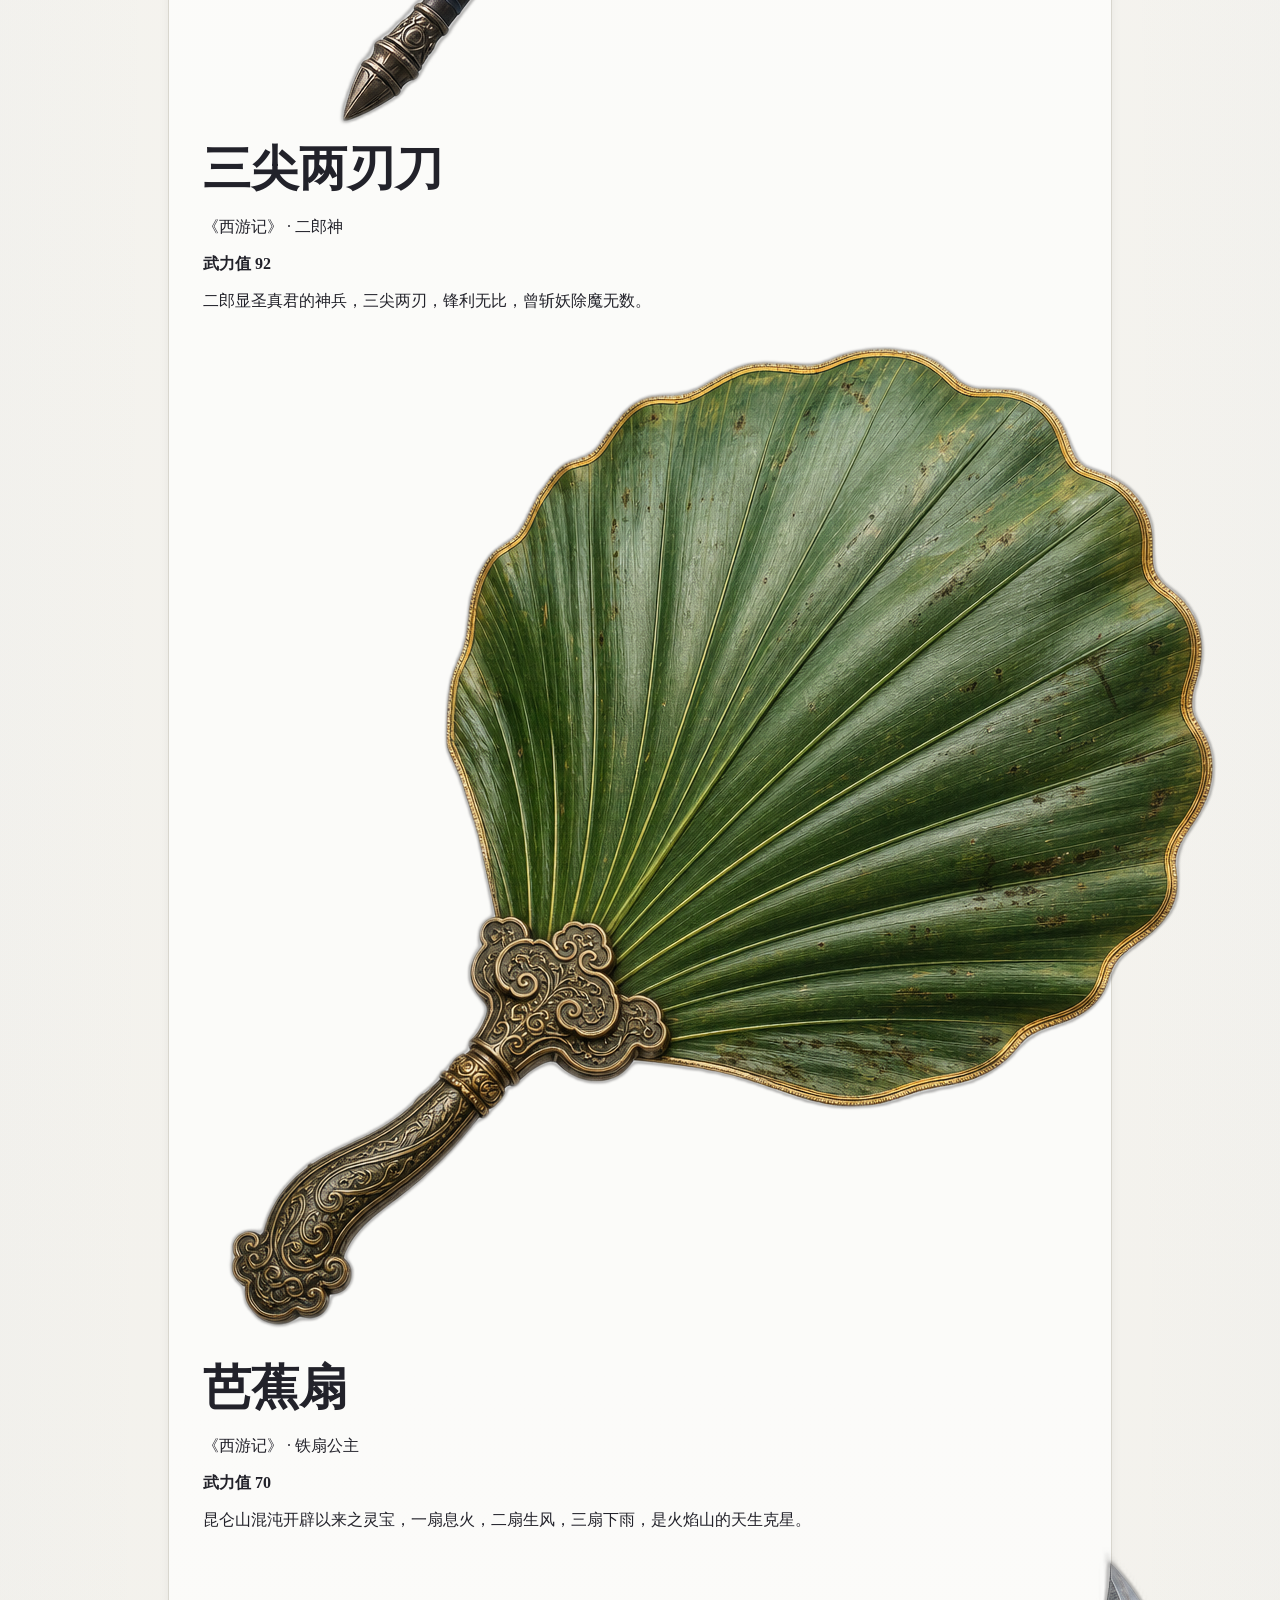
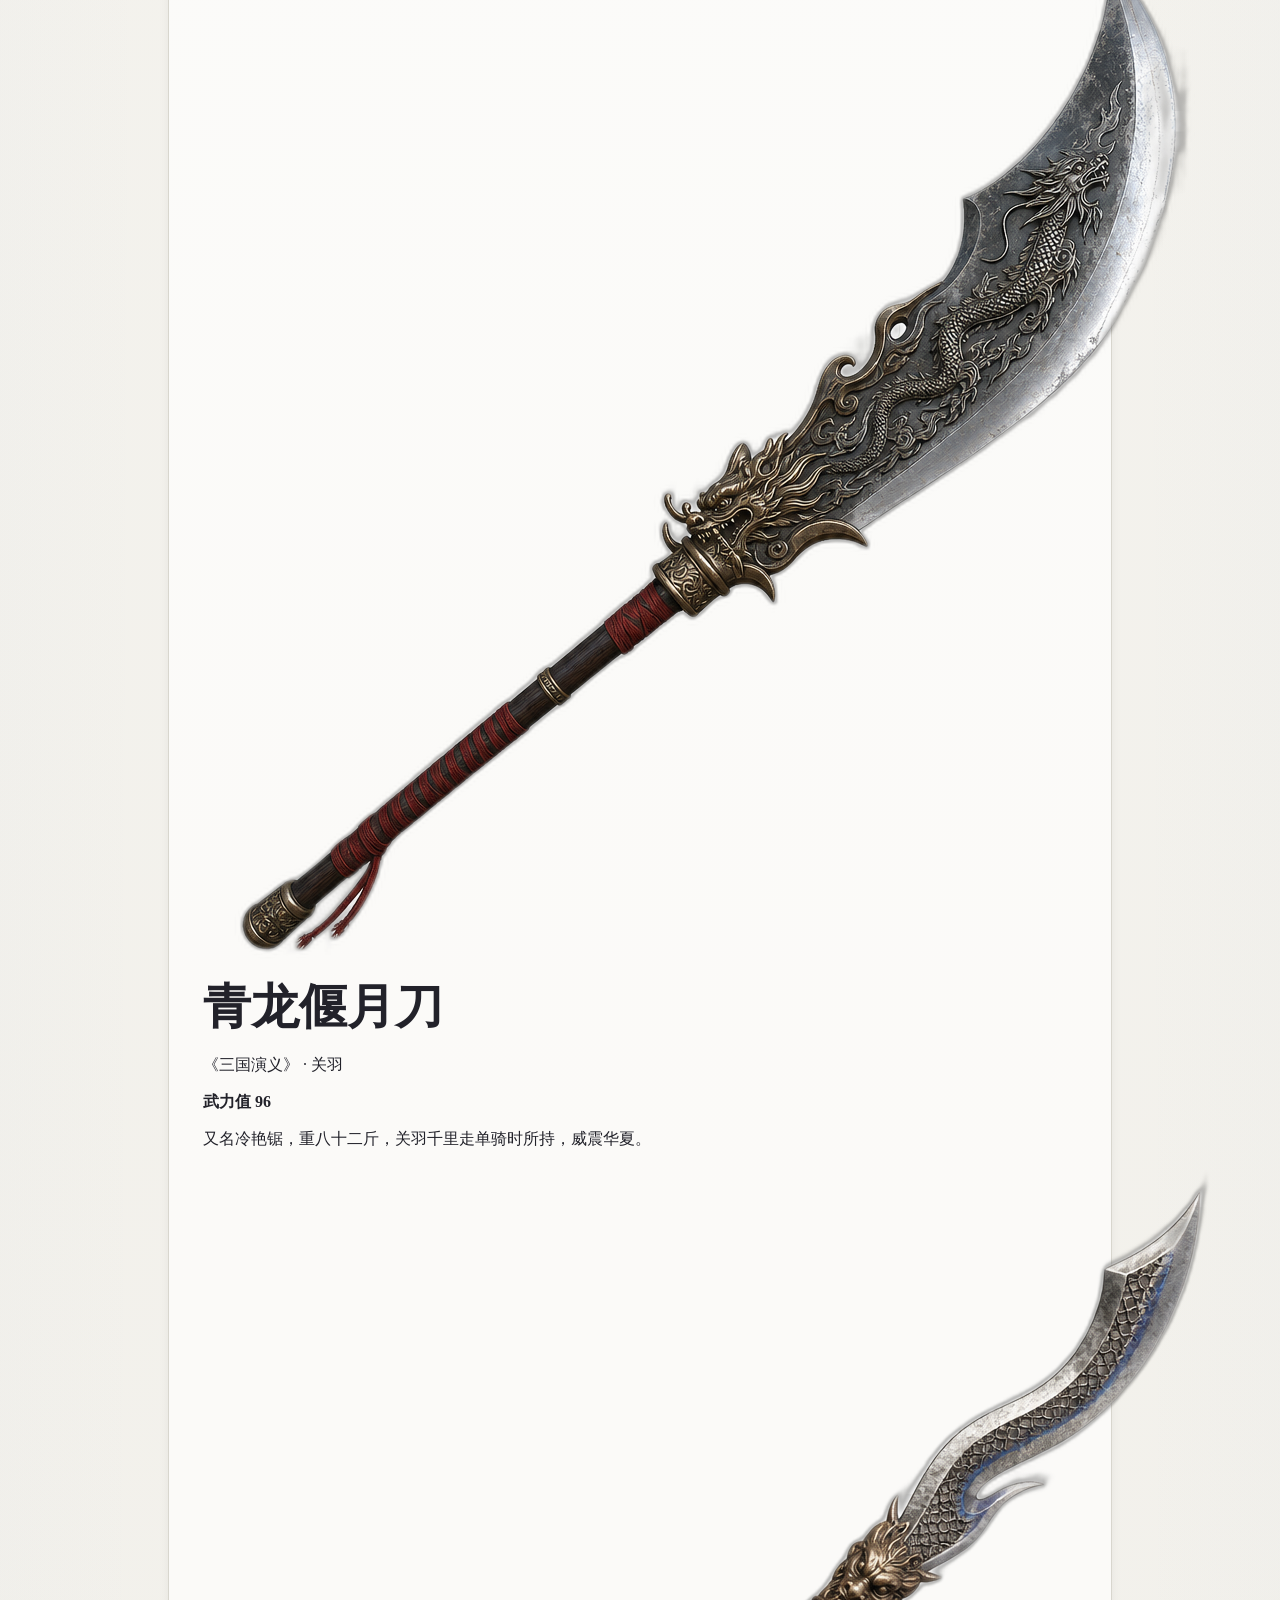
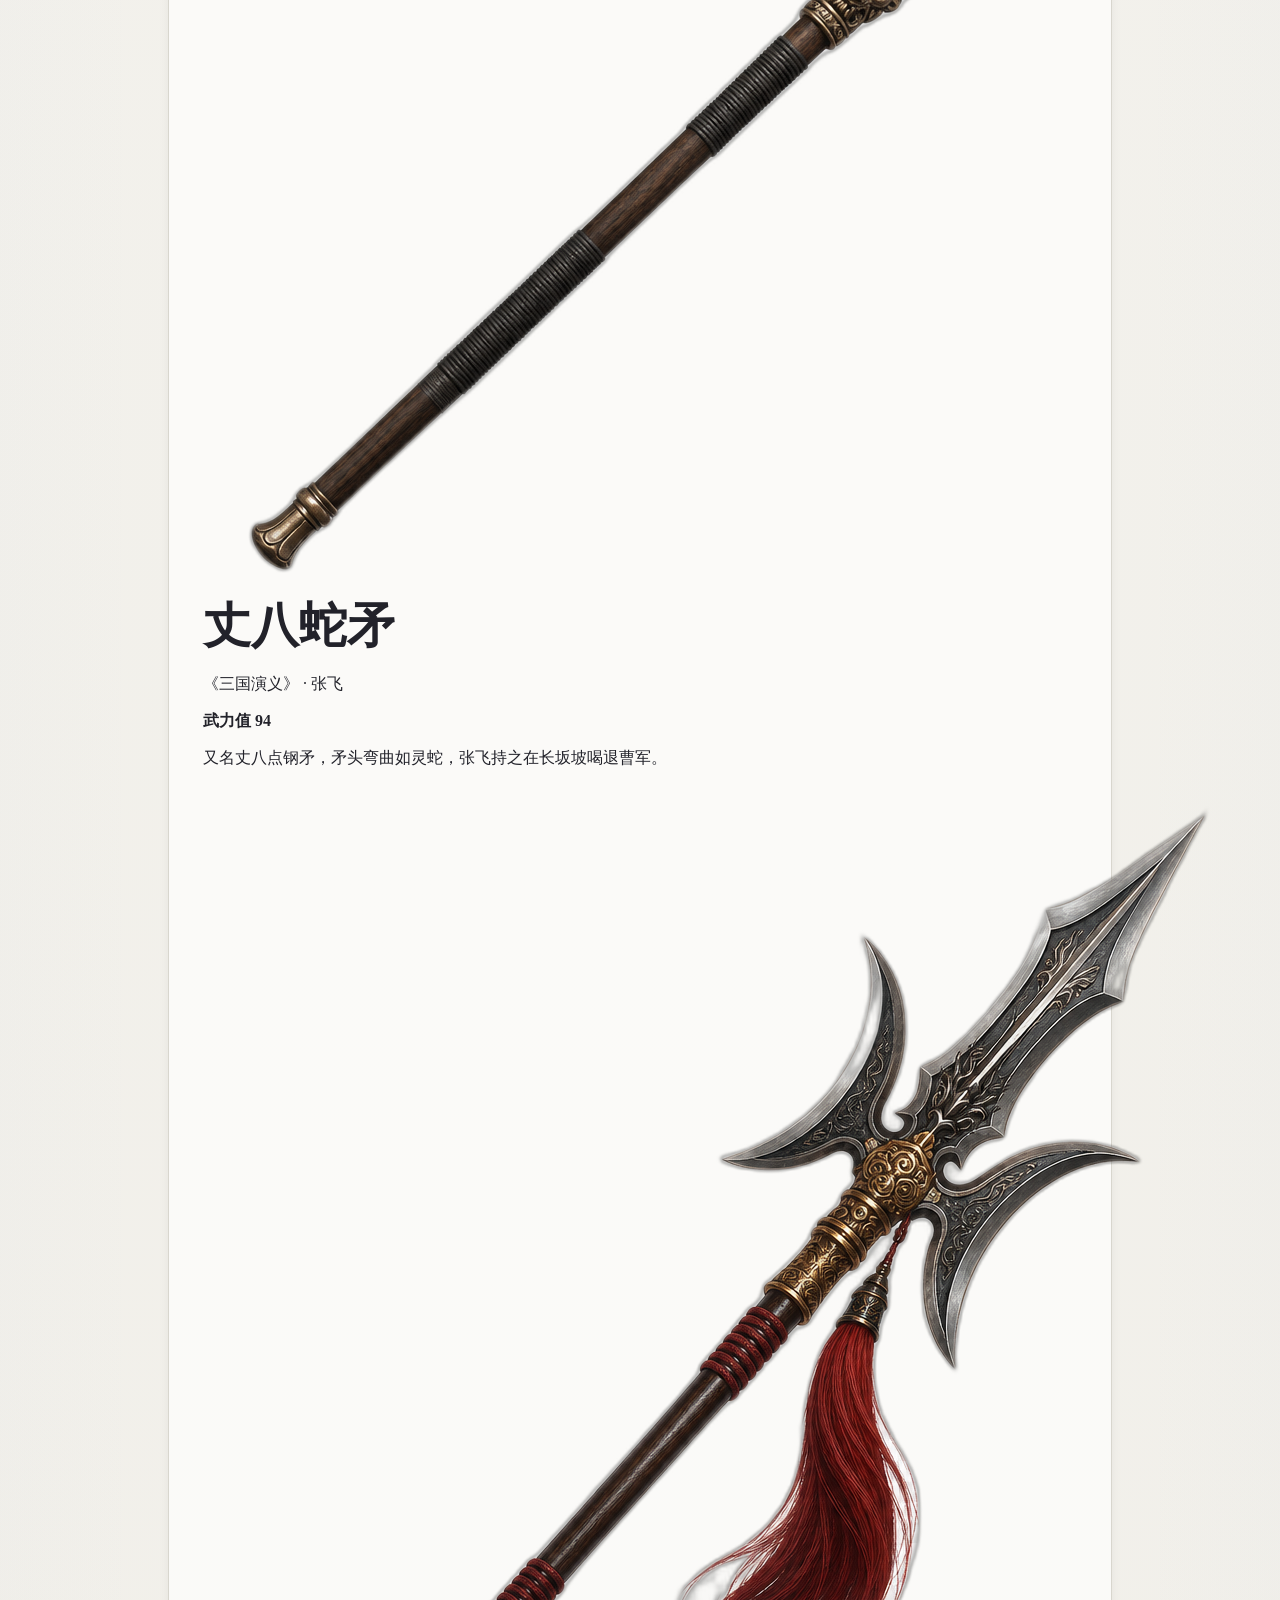
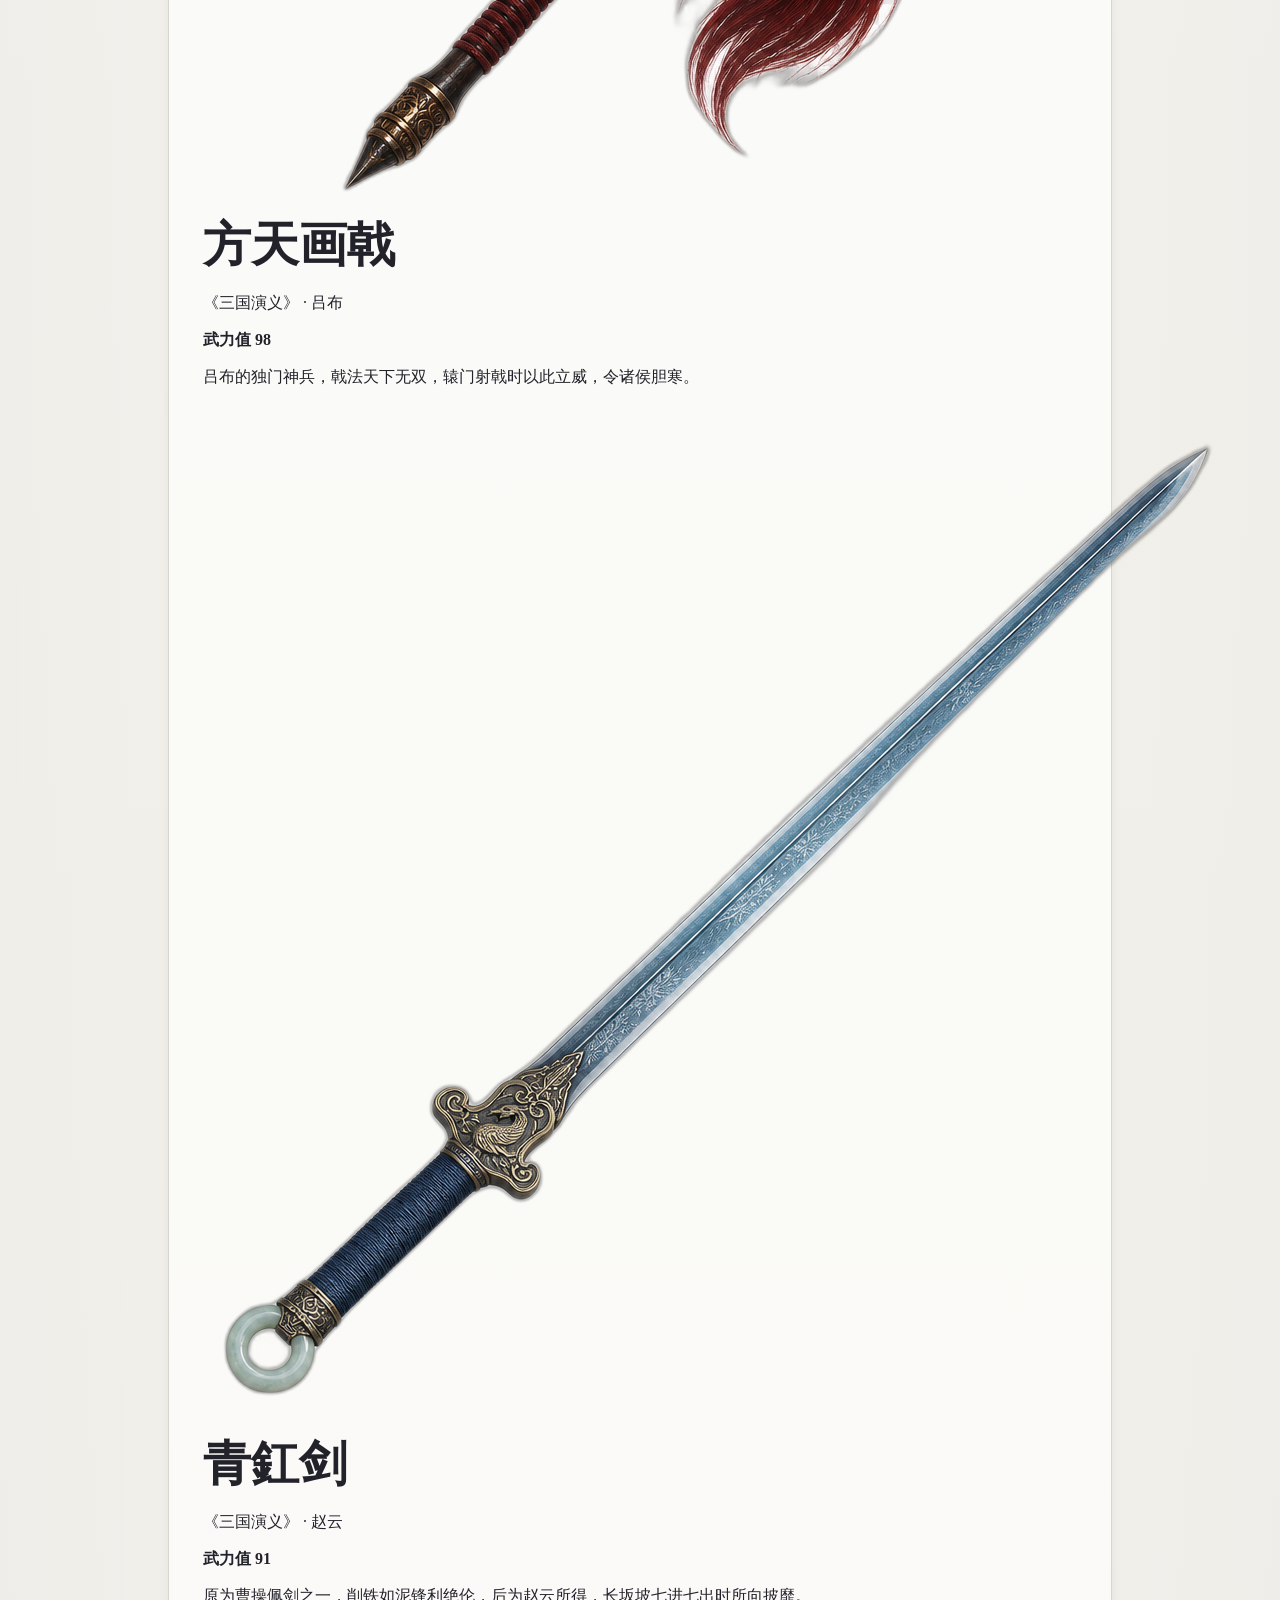
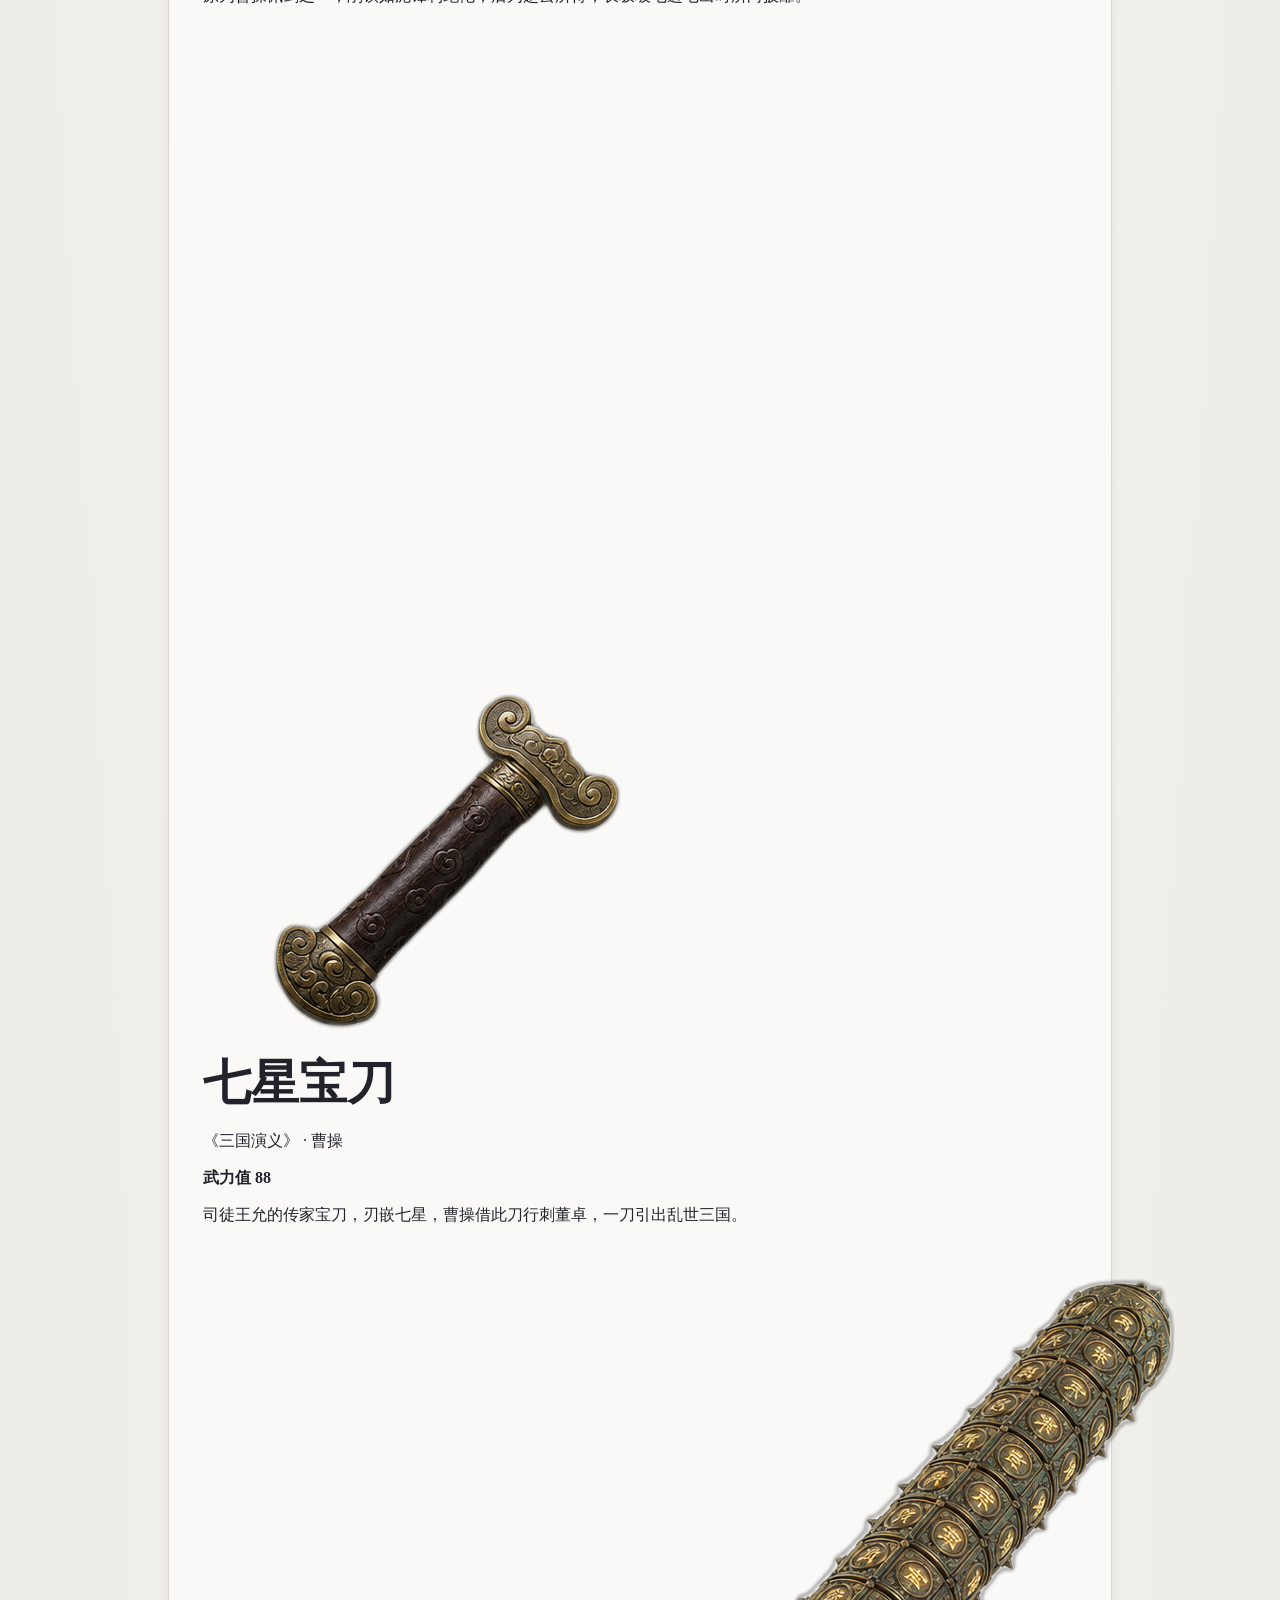
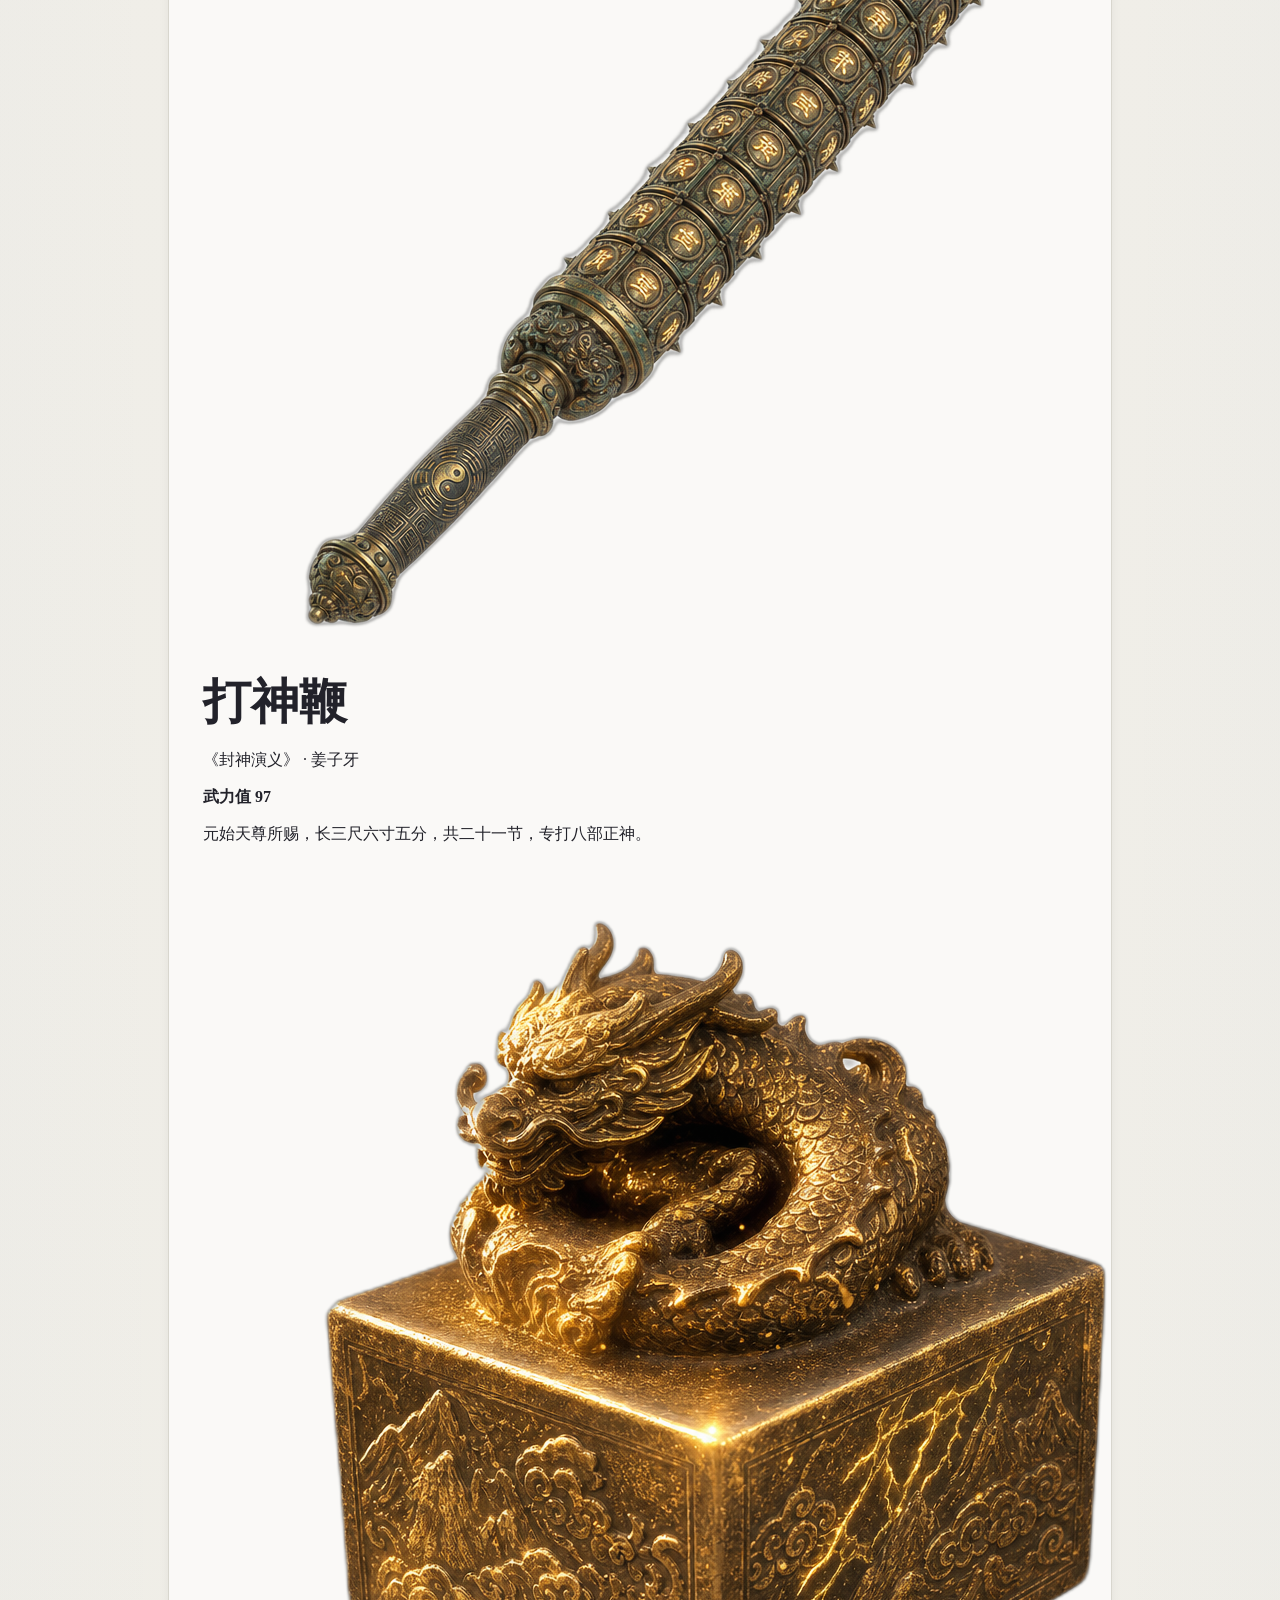
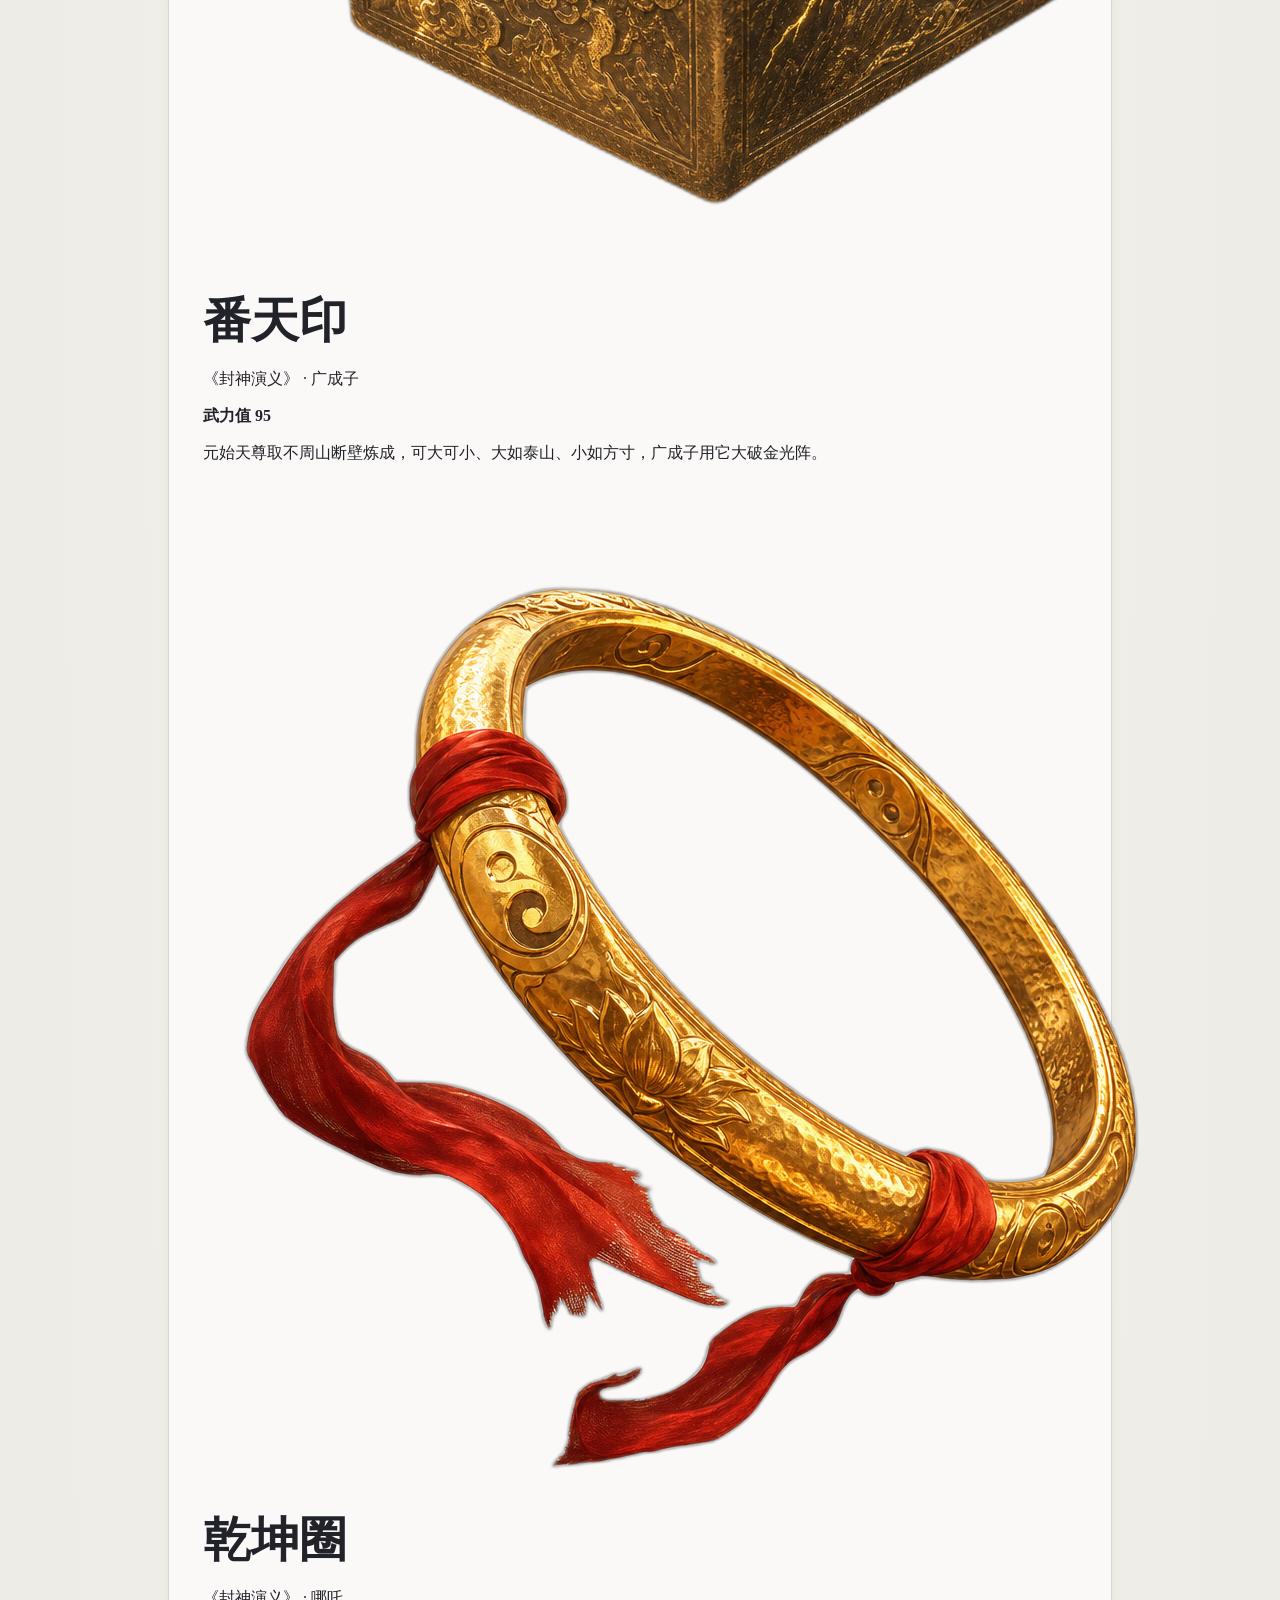
<file: weapon-library.html>
<!doctype html>
<html lang="zh-CN">
  <head>
    <meta charset="UTF-8" />
    <meta name="viewport" content="width=device-width, initial-scale=1" />
    <title>若谷武器图片库</title>
    <link rel="stylesheet" href="./styles.css" />
  </head>
  <body>
    <main class="app-shell library-shell">
      <section class="topbar">
        <div>
          <p class="eyebrow">武器图片库</p>
          <h1>若谷神兵图鉴</h1>
        </div>
      </section>
      <section class="armory">
        <div class="rule-box">
          <strong>第一版图片库</strong>
          <span>字段：名称、人物、武力值、书名、图片。图片为本地原创 SVG，后面可以切成形象碎片。</span>
        </div>
        <div class="library-grid" id="libraryGrid"></div>
      </section>
    </main>
    <script src="./weapons.js"></script>
    <script>
      const grid = document.querySelector("#libraryGrid");
      window.RUOGU_WEAPONS.forEach((weapon) => {
        const card = document.createElement("section");
        card.className = "library-card";
        card.innerHTML = `
          <img src="${weapon.image}" alt="${weapon.name}" />
          <div>
            <h2>${weapon.name}</h2>
            <p>${weapon.source} · ${weapon.hero}</p>
            <div class="power-line"><span style="width:${weapon.power}%"></span></div>
            <strong>武力值 ${weapon.power}</strong>
            <p>${weapon.intro}</p>
          </div>
        `;
        grid.append(card);
      });
    </script>
  </body>
</html>
</file>
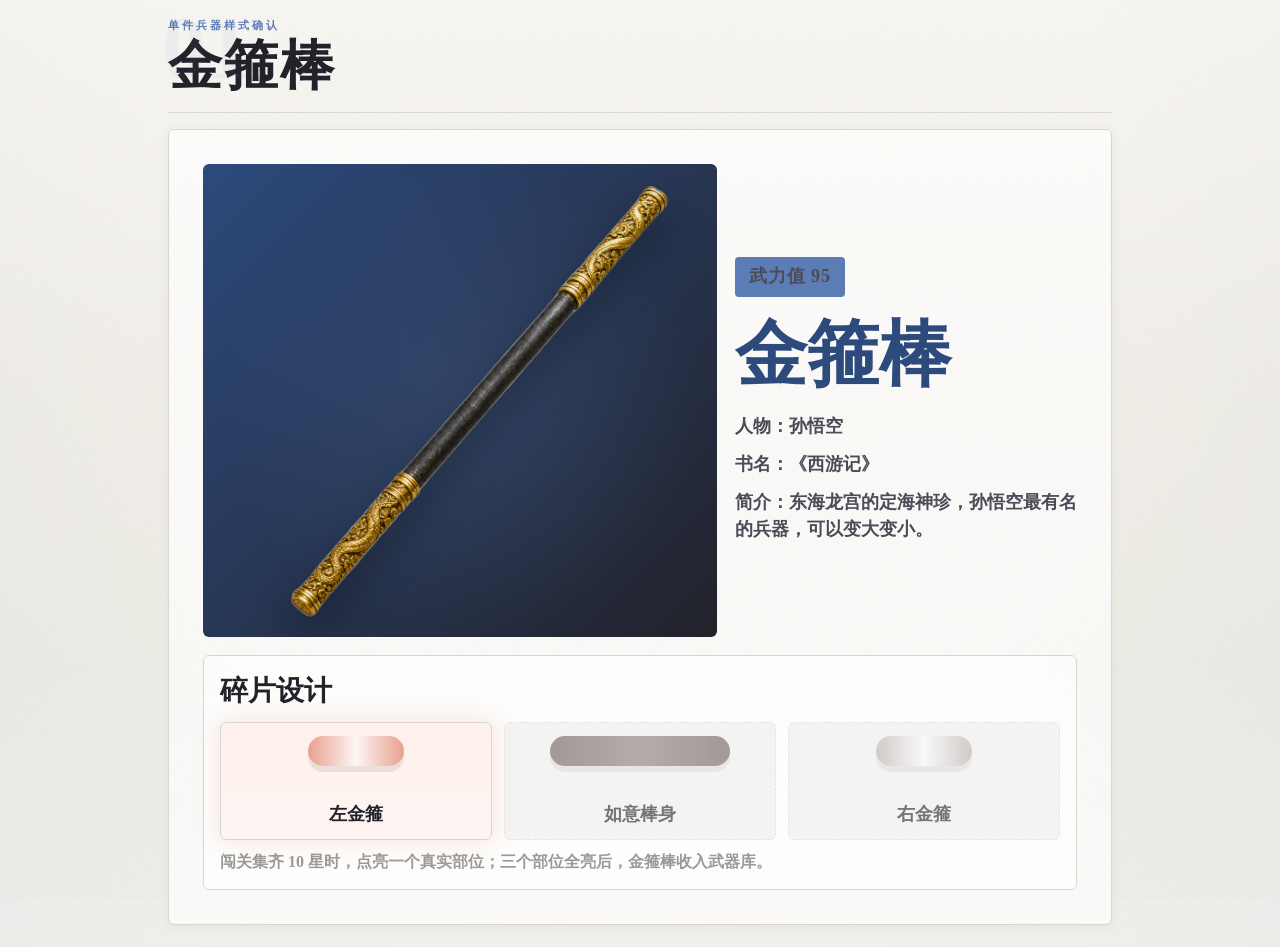
<file: weapon-preview.html>
<!doctype html>
<html lang="zh-CN">
  <head>
    <meta charset="UTF-8" />
    <meta name="viewport" content="width=device-width, initial-scale=1" />
    <title>金箍棒样式预览</title>
    <link rel="stylesheet" href="./styles.css" />
  </head>
  <body>
    <main class="app-shell library-shell">
      <section class="topbar">
        <div>
          <p class="eyebrow">单件兵器样式确认</p>
          <h1>金箍棒</h1>
        </div>
      </section>

      <section class="weapon-preview-card">
        <div class="weapon-preview-art">
          <img src="./assets/weapons-held/01_jingubang_r.png" alt="金箍棒" />
        </div>

        <div class="weapon-preview-info">
          <p class="level-badge">武力值 95</p>
          <h2>金箍棒</h2>
          <p><strong>人物：</strong>孙悟空</p>
          <p><strong>书名：</strong>《西游记》</p>
          <p><strong>简介：</strong>东海龙宫的定海神珍，孙悟空最有名的兵器，可以变大变小。</p>
        </div>

        <div class="weapon-fragment-preview">
          <h3>碎片设计</h3>
          <div class="weapon-piece-row">
            <div class="weapon-piece lit">
              <span class="piece-cap"></span>
              <strong>左金箍</strong>
            </div>
            <div class="weapon-piece">
              <span class="piece-body"></span>
              <strong>如意棒身</strong>
            </div>
            <div class="weapon-piece">
              <span class="piece-cap"></span>
              <strong>右金箍</strong>
            </div>
          </div>
          <p>闯关集齐 10 星时，点亮一个真实部位；三个部位全亮后，金箍棒收入武器库。</p>
        </div>
      </section>
    </main>
  </body>
</html>
</file>
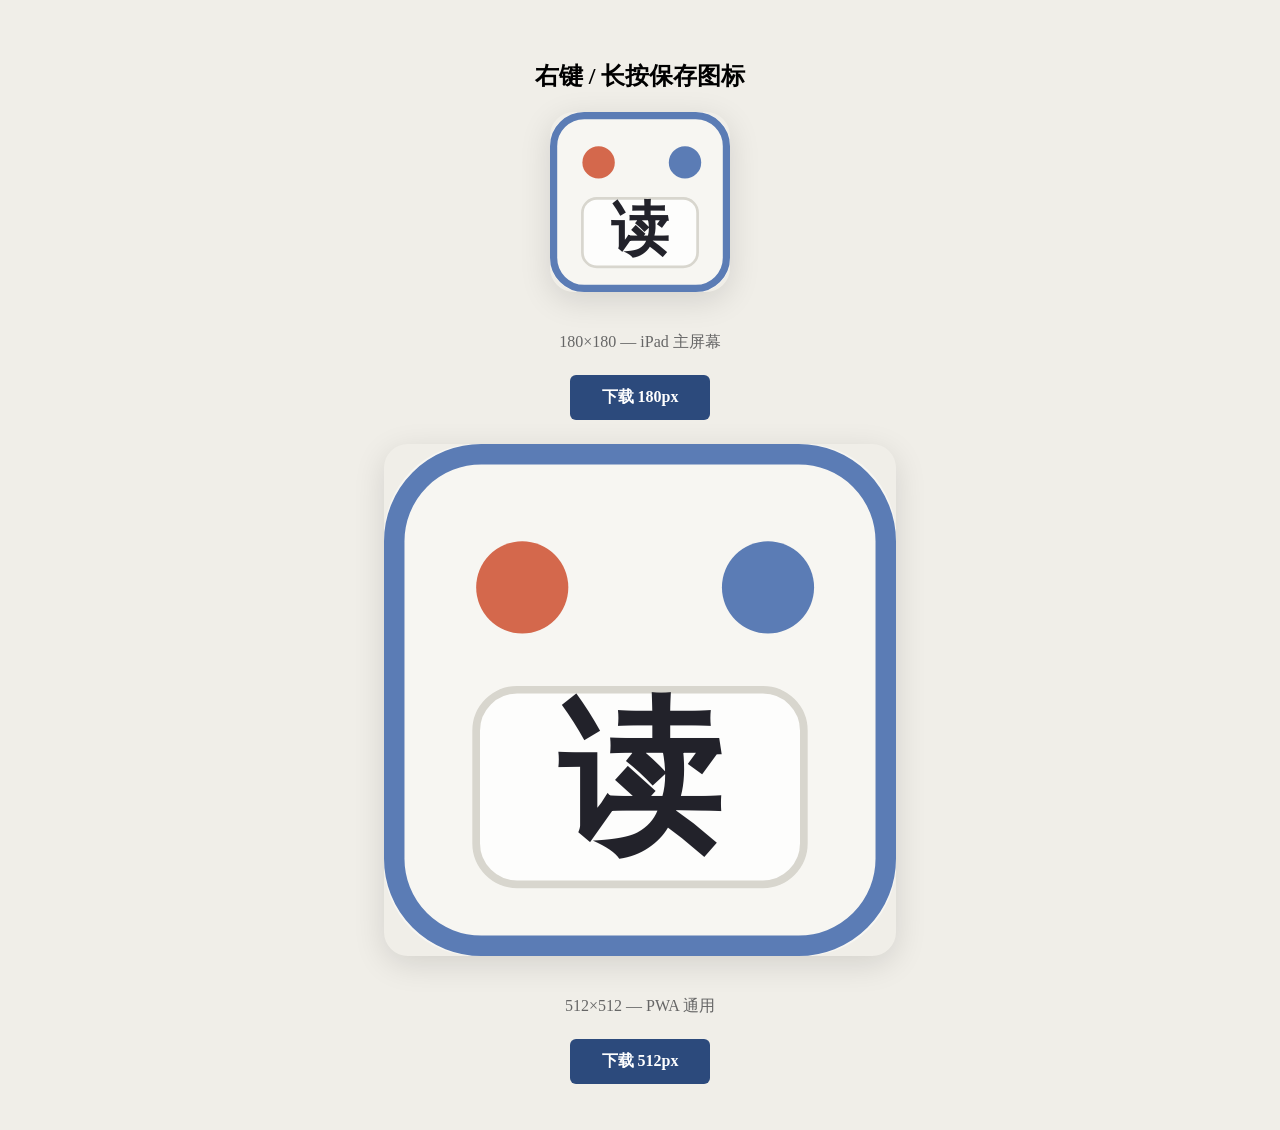
<file: icons/generate.html>
<!doctype html>
<html lang="zh">
<head>
<meta charset="UTF-8">
<title>Icon Generator</title>
<style>
  body { display:grid; place-items:center; min-height:100vh; margin:0; background:#f0eee8; font-family:serif; }
  .card { text-align:center; padding:40px; }
  canvas { border-radius:24px; box-shadow:0 8px 32px rgba(0,0,0,.12); margin-bottom:20px; }
  a { display:inline-block; padding:12px 32px; background:#2c4a7c; color:#fff; text-decoration:none; border-radius:6px; font-weight:bold; margin:6px; }
  p { color:#666; }
</style>
</head>
<body>
<div class="card">
  <h2>右键 / 长按保存图标</h2>
  <canvas id="c180" width="180" height="180"></canvas>
  <p>180×180 — iPad 主屏幕</p>
  <a id="dl180" href="#">下载 180px</a>
  <br><br>
  <canvas id="c512" width="512" height="512"></canvas>
  <p>512×512 — PWA 通用</p>
  <a id="dl512" href="#">下载 512px</a>
</div>
<script>
function drawIcon(canvas, size) {
  var ctx = canvas.getContext("2d");
  var s = size;
  // bg
  ctx.fillStyle = "#f7f6f2";
  ctx.beginPath();
  ctx.roundRect(0, 0, s, s, s * 0.18);
  ctx.fill();
  // border
  ctx.strokeStyle = "#5b7cb5";
  ctx.lineWidth = s * 0.04;
  ctx.beginPath();
  ctx.roundRect(s*0.02, s*0.02, s*0.96, s*0.96, s*0.17);
  ctx.stroke();
  // dots — top left
  ctx.fillStyle = "#d4684c";
  ctx.beginPath(); ctx.arc(s*0.27, s*0.28, s*0.09, 0, Math.PI*2); ctx.fill();
  // dot top right
  ctx.fillStyle = "#5b7cb5";
  ctx.beginPath(); ctx.arc(s*0.75, s*0.28, s*0.09, 0, Math.PI*2); ctx.fill();
  // inner card
  ctx.fillStyle = "rgba(255,255,255,.8)";
  ctx.beginPath();
  ctx.roundRect(s*0.18, s*0.48, s*0.64, s*0.38, s*0.08);
  ctx.fill();
  ctx.strokeStyle = "#d8d6ce";
  ctx.lineWidth = s*0.015;
  ctx.stroke();
  // character
  ctx.fillStyle = "#22222a";
  ctx.font = "900 " + (s*0.32) + "px 'KaiTi','STKaiti','楷体',serif";
  ctx.textAlign = "center";
  ctx.textBaseline = "middle";
  ctx.fillText("读", s*0.5, s*0.68);
}
drawIcon(document.querySelector("#c180"), 180);
drawIcon(document.querySelector("#c512"), 512);
document.querySelector("#dl180").addEventListener("click", function(e){
  e.preventDefault();
  var a = document.createElement("a");
  a.download = "icon-180.png";
  a.href = document.querySelector("#c180").toDataURL("image/png");
  a.click();
});
document.querySelector("#dl512").addEventListener("click", function(e){
  e.preventDefault();
  var a = document.createElement("a");
  a.download = "icon-512.png";
  a.href = document.querySelector("#c512").toDataURL("image/png");
  a.click();
});
</script>
</body>
</html>
</file>
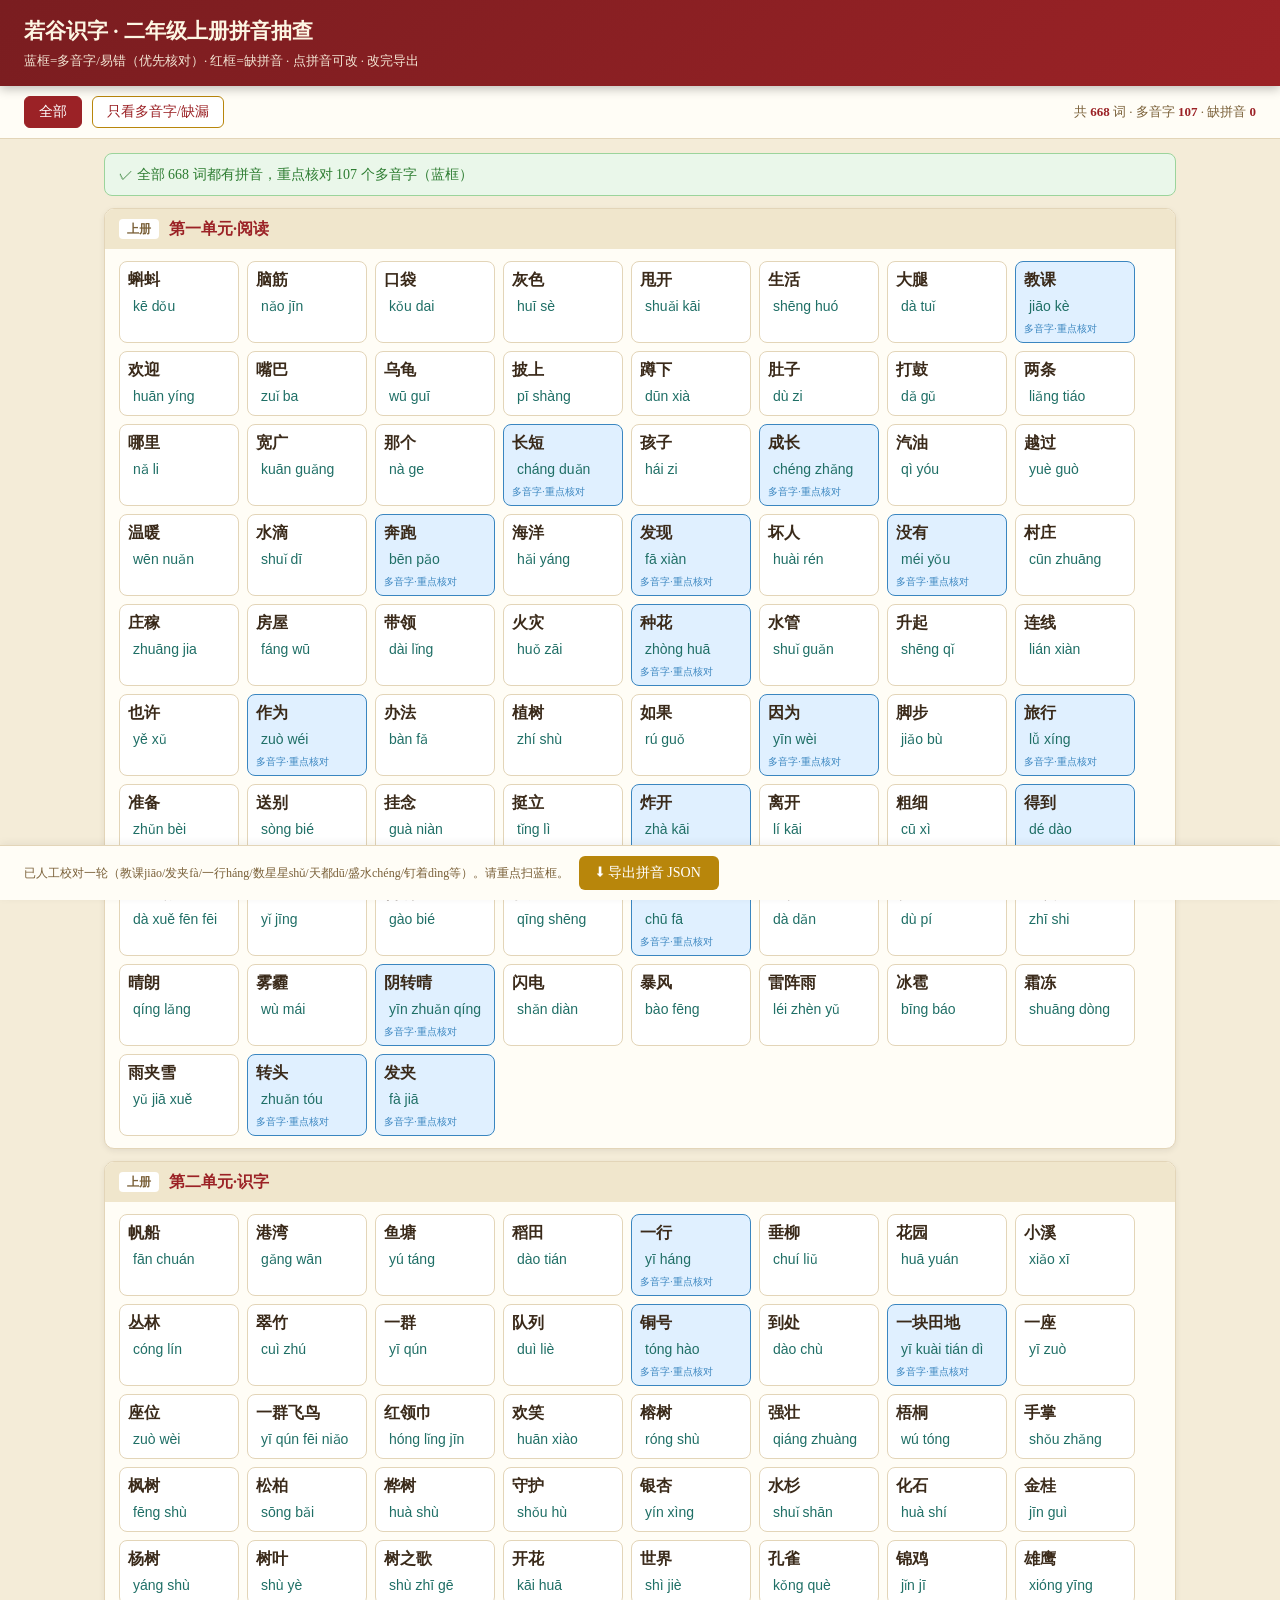
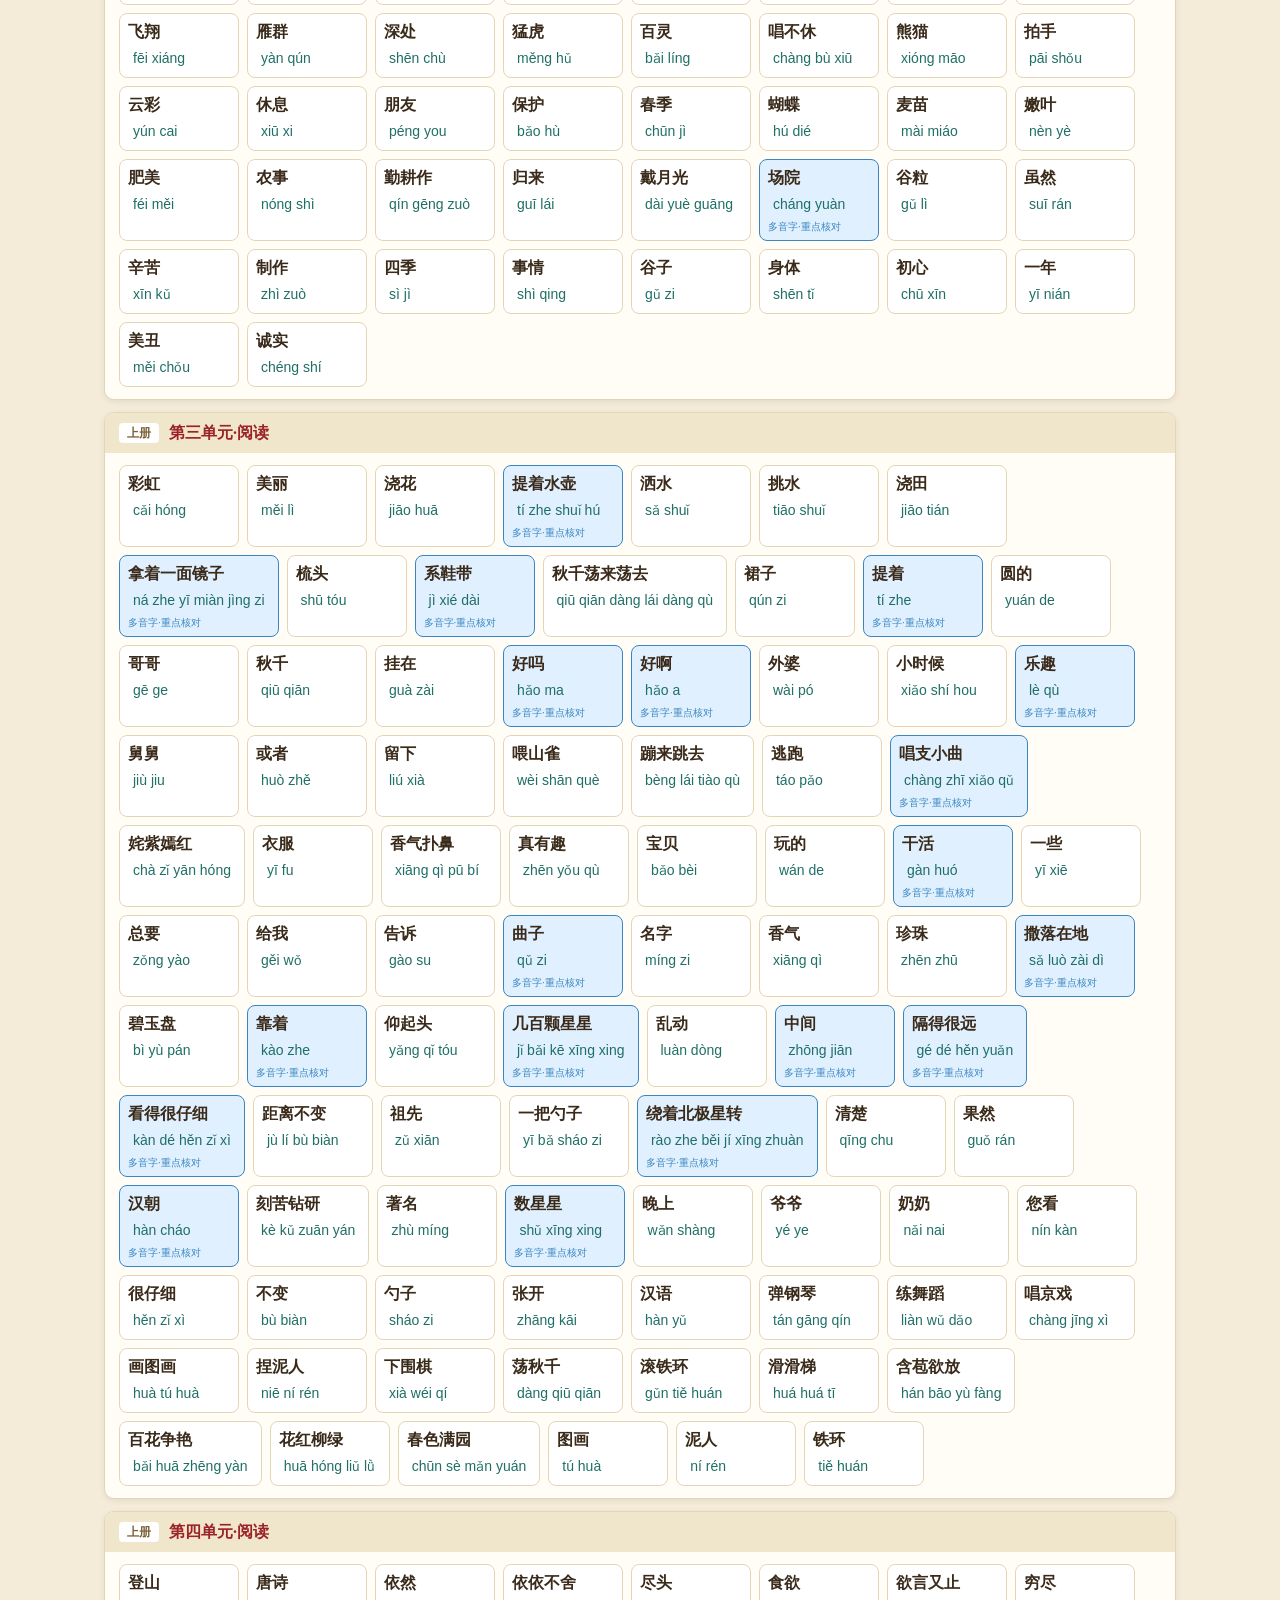
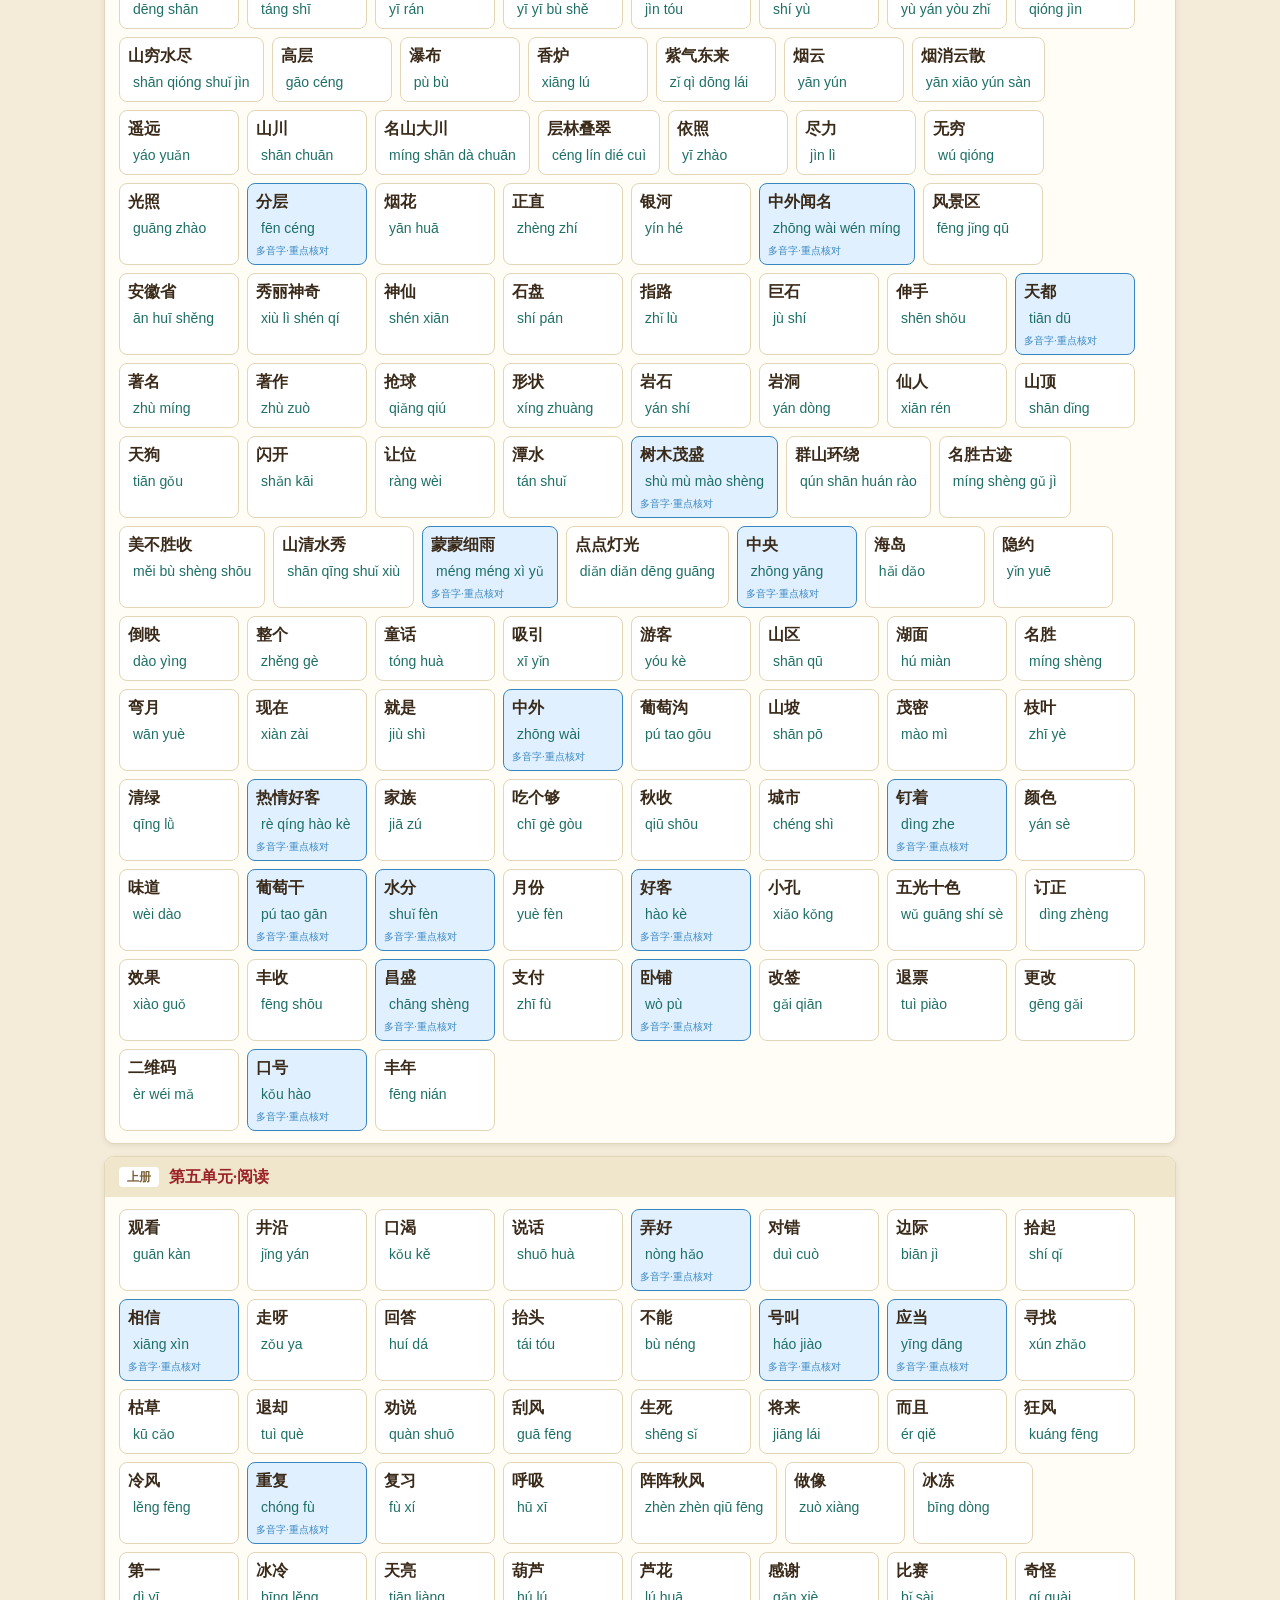
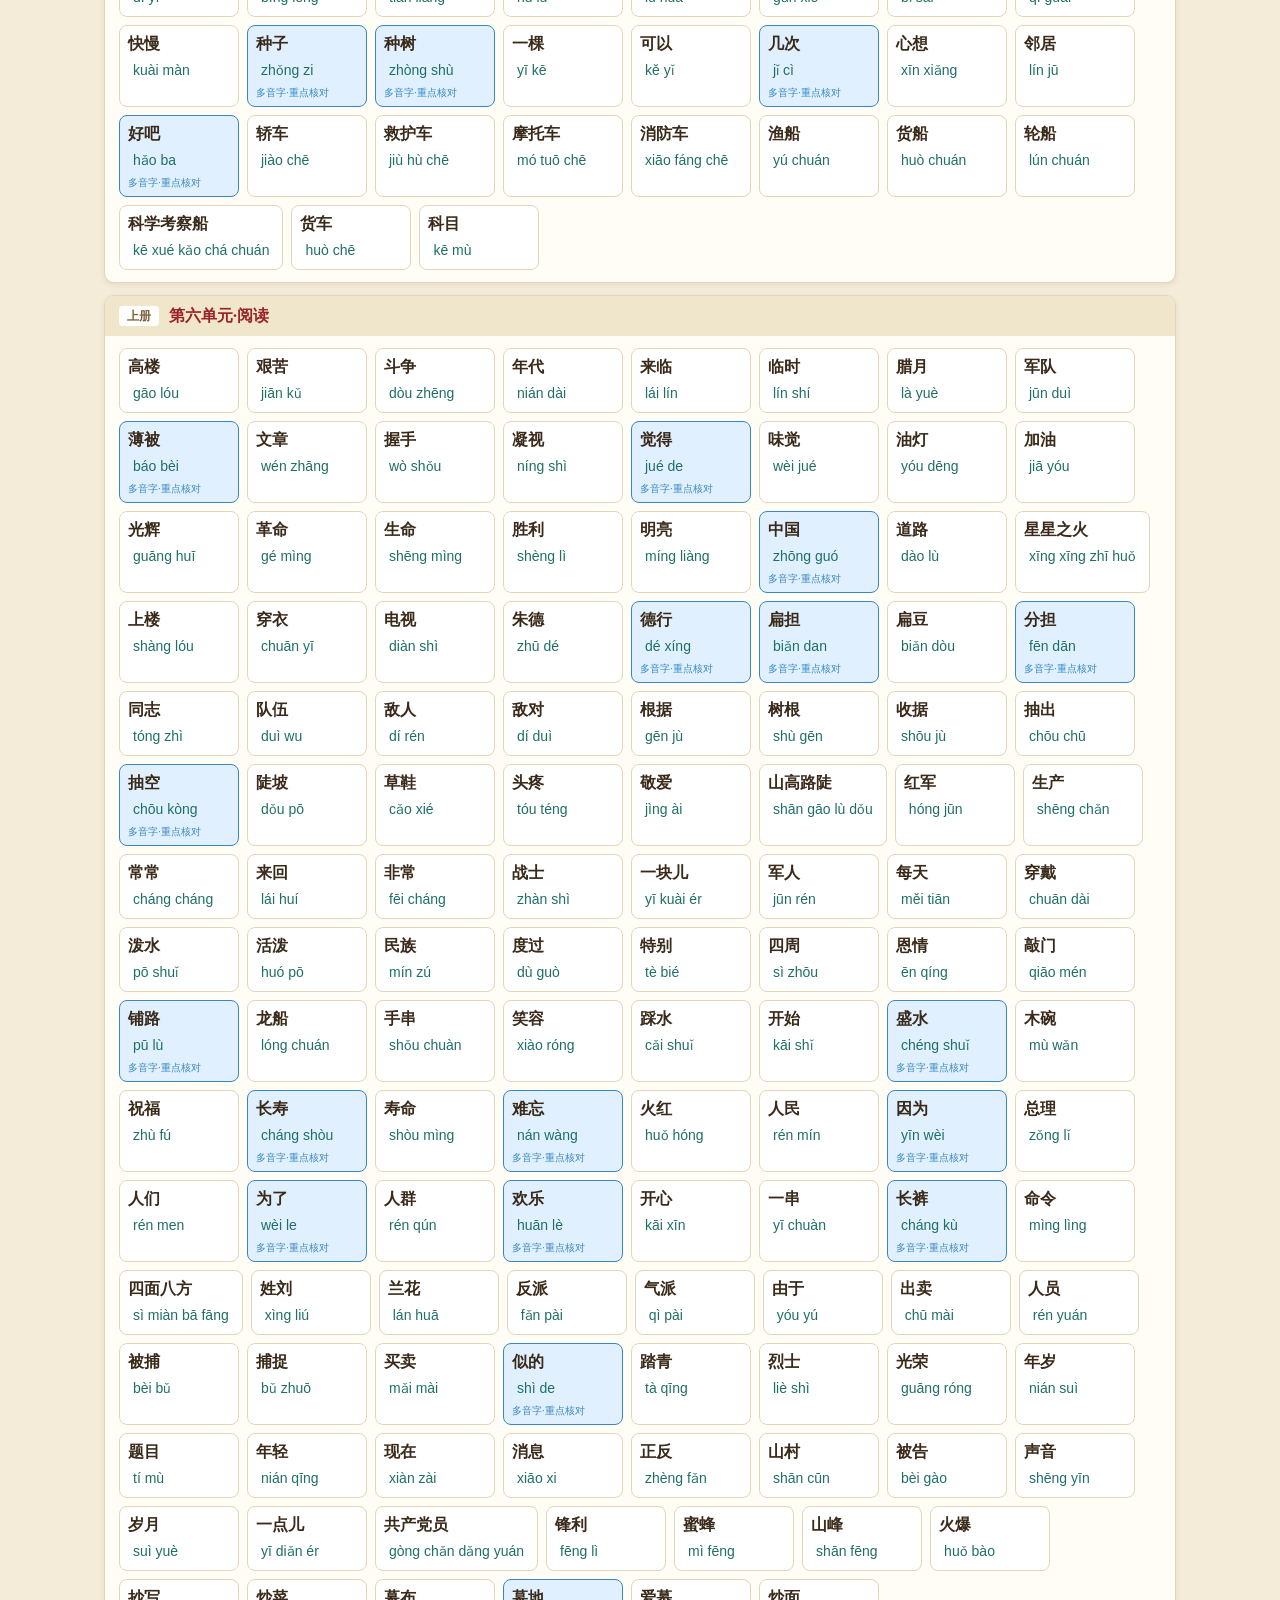
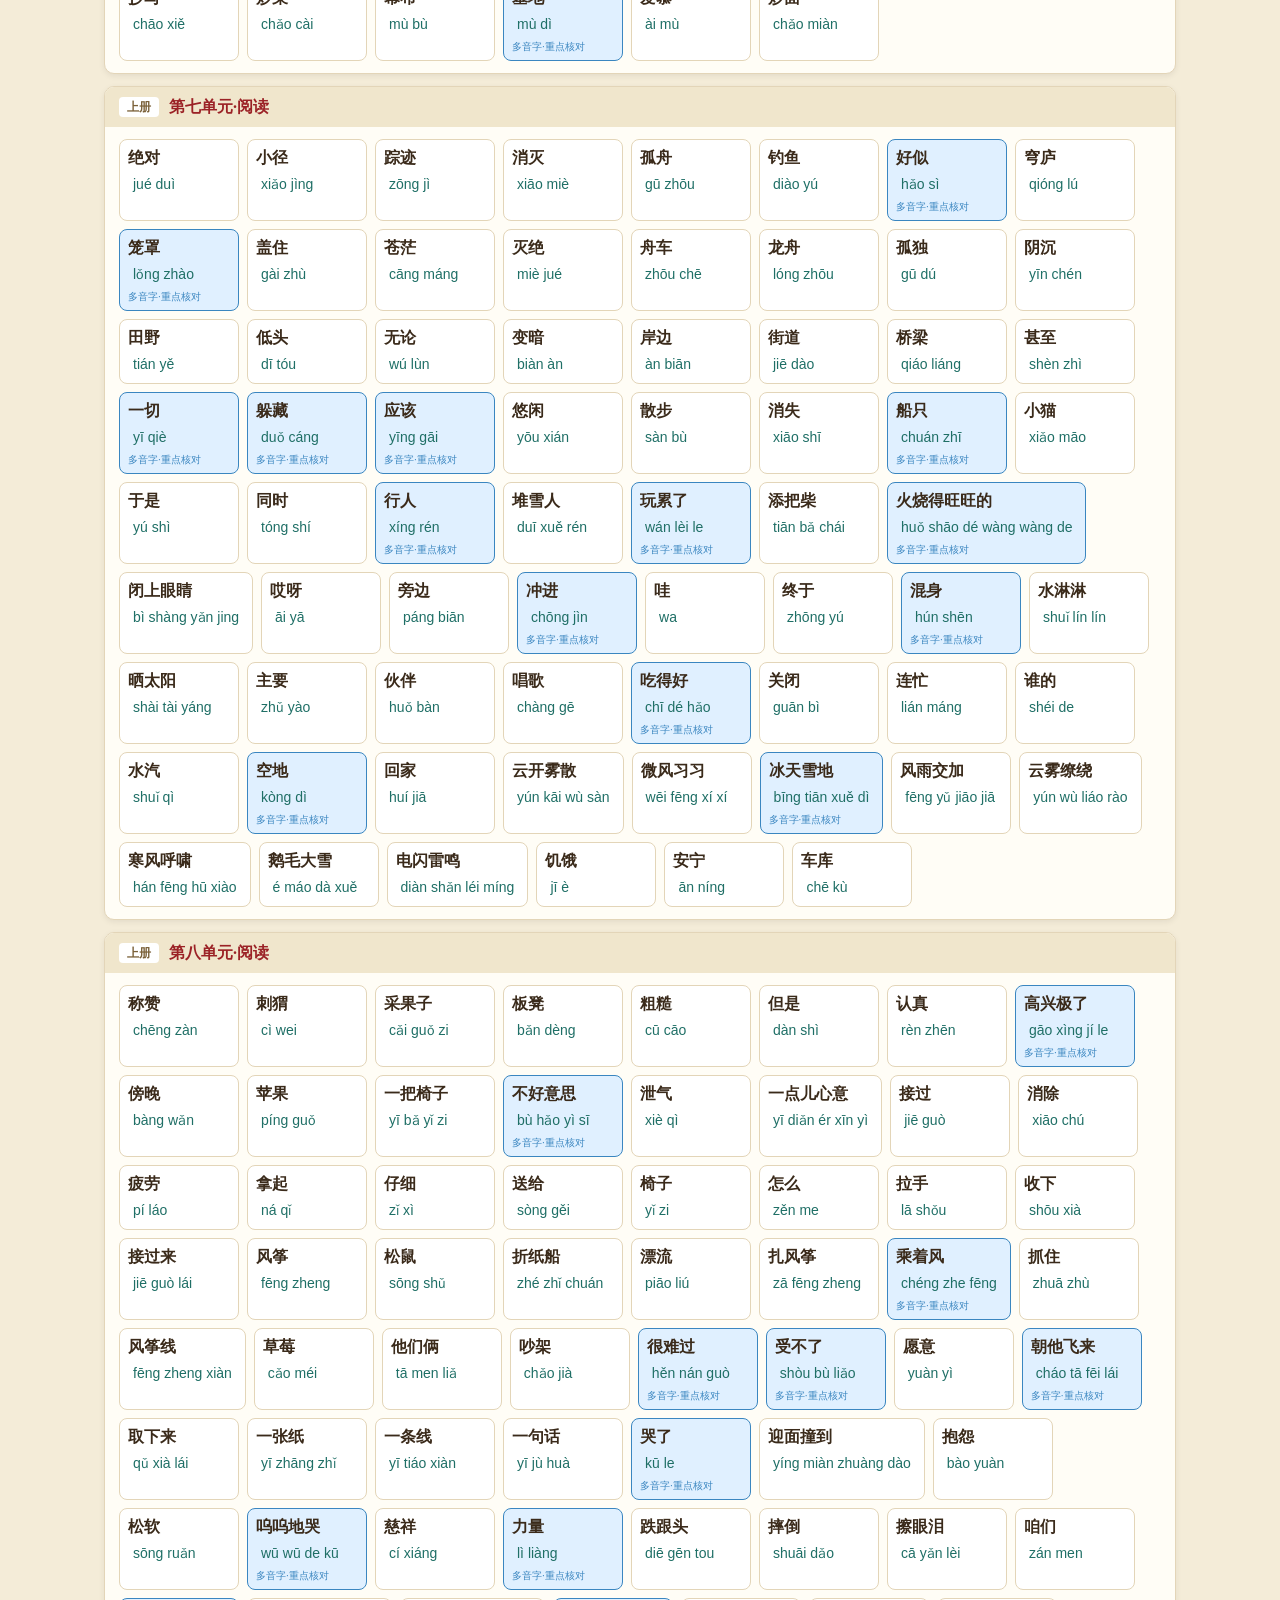
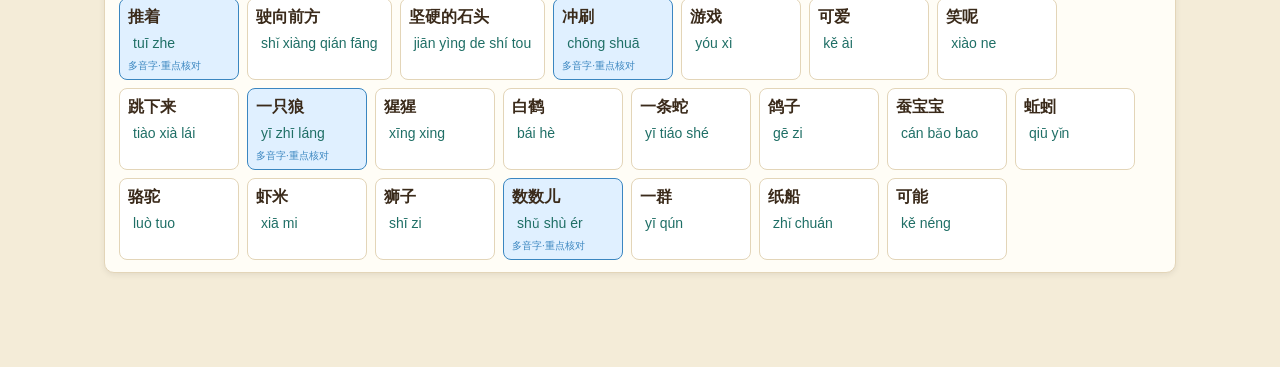
<file: 二年级识字/拼音抽查.html>
<!DOCTYPE html>
<html lang="zh-CN">
<head>
<meta charset="UTF-8">
<meta name="viewport" content="width=device-width, initial-scale=1.0">
<title>若谷识字 · 二年级拼音抽查</title>
<style>
  :root{--bg:#f4ecd8;--paper:#fffdf6;--ink:#3a2a1a;--gold:#b8860b;--red:#9b2226;
    --line:#e3d5b8;--warn:#fff3cd;--warnbd:#e0a800;--miss:#ffd9d9;--missbd:#c0392b;--poly:#e0f0ff;--polybd:#3a86c0;}
  *{box-sizing:border-box}
  body{margin:0;background:var(--bg);color:var(--ink);font-family:"Kaiti","KaiTi","STKaiti","楷体",serif;line-height:1.5;padding-bottom:80px}
  header{background:linear-gradient(135deg,#7a1d20,#9b2226);color:#fdf6e3;padding:16px 24px;position:sticky;top:0;z-index:20;box-shadow:0 3px 10px rgba(0,0,0,.25)}
  header h1{margin:0 0 3px;font-size:21px}
  header p{margin:0;font-size:13px;opacity:.92}
  .bar{background:var(--paper);border-bottom:1px solid var(--line);padding:10px 24px;position:sticky;top:64px;z-index:19;display:flex;gap:10px;flex-wrap:wrap;align-items:center;font-size:14px}
  .bar button{font-family:inherit;font-size:14px;border:1px solid var(--gold);background:#fff;color:var(--red);border-radius:6px;padding:6px 14px;cursor:pointer}
  .bar button.active{background:var(--red);color:#fff;border-color:var(--red)}
  .stat{font-size:13px;color:#7a6038;margin-left:auto}
  .stat b{color:var(--red)}
  main{max-width:1100px;margin:14px auto;padding:0 14px}
  .alert{background:var(--miss);border:1px solid var(--missbd);border-radius:8px;padding:10px 14px;margin:12px 0;font-size:14px;color:#7a1f17}
  .alert.ok{background:#eaf7ea;border-color:#9bd49b;color:#2e7d32}
  .unit{background:var(--paper);border:1px solid var(--line);border-radius:10px;margin:12px 0;box-shadow:0 2px 6px rgba(0,0,0,.07);overflow:hidden}
  .unit-head{background:#f0e6cc;padding:8px 14px;font-weight:bold;color:var(--red);display:flex;gap:10px;align-items:center}
  .unit-head .vol{font-size:12px;background:#fff;border-radius:4px;padding:1px 8px;color:#7a6038}
  .grid{display:flex;flex-wrap:wrap;gap:8px;padding:12px 14px}
  .cell{background:#fff;border:1px solid var(--line);border-radius:8px;padding:6px 8px;min-width:120px;display:flex;flex-direction:column;gap:2px}
  .cell.poly{background:var(--poly);border-color:var(--polybd)}
  .cell.miss{background:var(--miss);border-color:var(--missbd)}
  .cell .w{font-size:16px;font-weight:bold}
  .cell .p{font-size:14px;color:#1f6f66;font-family:sans-serif;border:1px solid transparent;border-radius:4px;padding:1px 4px;min-height:20px}
  .cell .p:focus{outline:2px solid var(--gold);background:#fffef8}
  .cell .tag{font-size:10px;color:var(--polybd);font-family:sans-serif}
  .cell.miss .tag{color:var(--missbd)}
  footer{position:fixed;bottom:0;left:0;right:0;background:var(--paper);border-top:1px solid var(--line);padding:10px 24px;display:flex;gap:10px;align-items:center;font-size:13px;box-shadow:0 -2px 8px rgba(0,0,0,.06);z-index:20}
  footer button{font-family:inherit;font-size:14px;border-radius:6px;padding:8px 18px;cursor:pointer}
  footer .exp{background:var(--gold);color:#fff;border:none}
  .hint{color:#7a6038;font-size:12px}
  body.poly-only .cell:not(.poly):not(.miss){display:none}
  body.poly-only .unit:not(:has(.cell.poly)):not(:has(.cell.miss)){display:none}
</style>
</head>
<body>
<header>
  <h1>若谷识字 · 二年级上册拼音抽查</h1>
  <p>蓝框=多音字/易错（优先核对）· 红框=缺拼音 · 点拼音可改 · 改完导出</p>
</header>
<div class="bar">
  <button id="btnAll" class="active" onclick="setView('all')">全部</button>
  <button id="btnPoly" onclick="setView('poly')">只看多音字/缺漏</button>
  <span class="stat" id="stat"></span>
</div>
<main id="app"></main>
<footer>
  <span class="hint">已人工校对一轮（教课jiāo/发夹fà/一行háng/数星星shǔ/天都dū/盛水chéng/钉着dìng等）。请重点扫蓝框。</span>
  <button class="exp" onclick="exportPinyin()">⬇ 导出拼音 JSON</button>
</footer>

<script src="../grade2-words.js"></script>
<script src="../grade2-pinyin.js"></script>
<script>
const OCR = window.RUOGU_OCR_G2;
const PINYIN = Object.assign({}, window.RUOGU_PINYIN);

// 含多音字的词 → 标蓝重点核对
const POLY = ["长","重","和","为","着","分","数","了","得","地","行","乐","只","教","相","转","降","空","干","发","背","钉","几","盛","便","薄","角","系","曲","调","担","藏","号","奔","当","切","差","笼","种","场","难","蒙","朝","混","冲","量","好","没","还","会","应","兴","铺","似","炸","都","中"];
function isPoly(w){ return [...w].some(c=>POLY.includes(c)); }

const app=document.getElementById('app');
let view='all';
const editable={}; // 覆盖编辑

function build(){
  app.innerHTML='';
  let total=0, miss=0, poly=0;
  for(const vol of Object.keys(OCR)){
    OCR[vol].forEach(u=>{
      const seen=[];
      u.lessons.forEach(l=>{ l.recognize.forEach(w=>seen.push(w)); l.write.forEach(w=>seen.push(w)); });
      const uniq=[...new Set(seen)];
      const unit=document.createElement('div');unit.className='unit';
      const head=document.createElement('div');head.className='unit-head';
      head.innerHTML=`<span class="vol">${vol}</span>${u.unit}`;
      const grid=document.createElement('div');grid.className='grid';
      uniq.forEach(w=>{
        total++;
        const p = (w in editable)?editable[w]:(PINYIN[w]||"");
        const missing=!p;
        const poison=isPoly(w);
        if(missing)miss++; if(poison)poly++;
        const cell=document.createElement('div');
        cell.className='cell'+(missing?' miss':(poison?' poly':''));
        const ww=document.createElement('div');ww.className='w';ww.textContent=w;
        const pp=document.createElement('div');pp.className='p';pp.contentEditable=true;pp.textContent=p;
        pp.dataset.word=w;
        pp.onblur=()=>{editable[w]=pp.textContent.trim();};
        cell.appendChild(ww);cell.appendChild(pp);
        if(missing){const t=document.createElement('div');t.className='tag';t.textContent='⚠ 缺拼音';cell.appendChild(t);}
        else if(poison){const t=document.createElement('div');t.className='tag';t.textContent='多音字·重点核对';cell.appendChild(t);}
        grid.appendChild(cell);
      });
      unit.appendChild(head);unit.appendChild(grid);app.appendChild(unit);
    });
  }
  document.getElementById('stat').innerHTML=`共 <b>${total}</b> 词 · 多音字 <b>${poly}</b> · 缺拼音 <b>${miss}</b>`;
  const al=document.createElement('div');
  al.className='alert'+(miss?'':' ok');
  al.textContent=miss?`⚠ 有 ${miss} 个词缺拼音（红框），请补上`:`✓ 全部 ${total} 词都有拼音，重点核对 ${poly} 个多音字（蓝框）`;
  app.insertBefore(al,app.firstChild);
}
function setView(v){
  view=v;
  document.getElementById('btnAll').classList.toggle('active',v==='all');
  document.getElementById('btnPoly').classList.toggle('active',v==='poly');
  document.body.classList.toggle('poly-only',v==='poly');
}
function exportPinyin(){
  const out=Object.assign({},PINYIN,editable);
  // 只保留词表里实际存在的词
  const valid={};
  const set=new Set();
  for(const vol of Object.keys(OCR))OCR[vol].forEach(u=>u.lessons.forEach(l=>{l.recognize.forEach(w=>set.add(w));l.write.forEach(w=>set.add(w));}));
  set.forEach(w=>{ valid[w]=out[w]||""; });
  const blob=new Blob([JSON.stringify(valid,null,0)],{type:"application/json"});
  const a=document.createElement('a');a.href=URL.createObjectURL(blob);a.download="拼音_二年级上册_定稿.json";a.click();
}
build();
</script>
</body>
</html>
</file>
<file: styles.css>
/* ============================================
   晴空染坊 Sky & Indigo — 若谷汉字闯关
   美学方向：蓝靛染布 × 编辑杂志风
   ============================================ */

:root {
  /* ---- Font stacks: 禁止 Inter / Roboto / Arial ---- */
  --font-display: 'KaiTi', 'STKaiti', '华文楷体', '楷体', 'Noto Serif CJK SC', serif;
  --font-heading: 'KaiTi', 'STKaiti', '华文楷体', '楷体', 'Noto Serif CJK SC', serif;
  --font-body: 'KaiTi', 'STKaiti', '华文楷体', '楷体', 'Noto Serif CJK SC', serif;
  --font-latin: 'Georgia', 'Noto Serif', 'Charter', serif;
  --font-ui: 'Times New Roman', 'STIX Two Text', serif;

  /* ---- Palette ---- */
  --paper: #f7f6f2;
  --paper-warm: #eeede6;
  --ink: #22222a;
  --ink-soft: #4a4d58;
  --ink-muted: #9a9a98;
  --primary: #5b7cb5;
  --primary-deep: #2c4a7c;
  --accent: #d4684c;
  --accent-deep: #b84a30;
  --line: #d8d6ce;

  /* ---- Shadows ---- */
  --shadow-soft: 0 1px 4px rgba(0, 0, 0, .04);
  --shadow-card: 0 2px 12px rgba(0, 0, 0, .05);
  --shadow-button: 0 2px 0 rgba(44, 74, 124, .25);

  /* ---- Page ---- */
  --page-bg:
    radial-gradient(ellipse at 50% 30%, transparent 55%, rgba(91, 124, 181, .04) 100%),
    linear-gradient(180deg, #f7f6f2 0%, #f0eee8 40%, #eeede6 70%, #f2f1ec 100%);

  font-family: var(--font-body);
}

* { box-sizing: border-box; }

body {
  margin: 0;
  min-height: 100vh;
  color: var(--ink);
  background: var(--page-bg);
  -webkit-font-smoothing: antialiased;
}

body::before {
  content: '';
  position: fixed;
  inset: 0;
  z-index: 0;
  pointer-events: none;
  opacity: .04;
  background-image: url("data:image/svg+xml,%3Csvg viewBox='0 0 256 256' xmlns='http://www.w3.org/2000/svg'%3E%3Cfilter id='n'%3E%3CfeTurbulence type='fractalNoise' baseFrequency='1.3' numOctaves='5'/%3E%3C/filter%3E%3Crect width='100%25' height='100%25' filter='url(%23n)'/%3E%3C/svg%3E");
}

button {
  border: 0;
  font: inherit;
  cursor: pointer;
  touch-action: manipulation;
}

/* ---- Shell ---- */
/* 用 flex column 而不是 grid-template-rows：绕开 iPad Safari grid 行高缓存 bug。
   原来 grid-template-rows: auto auto auto 1fr auto 里的 1fr 行（stage-row）
   在切到阅读关（内容很高）再切回认读关时，1fr 高度不重置，导致 stage-row 被
   强制拉伸，进而把内部所有卡片撑得过高。 */
.app-shell {
  width: min(980px, 100%);
  min-height: 100vh;
  margin: 0 auto;
  padding: max(18px, env(safe-area-inset-top)) 18px max(22px, env(safe-area-inset-bottom));
  display: flex;
  flex-direction: column;
  gap: 16px;
  position: relative;
  z-index: 1;
}

.app-shell > * {
  flex-shrink: 0;
}

.app-shell > .stage-row {
  flex: 1;
  min-height: 0;
}

/* ---- Topbar ---- */
.topbar {
  display: flex;
  align-items: flex-end;
  justify-content: space-between;
  gap: 16px;
  padding-bottom: 16px;
  border-bottom: 1px solid var(--line);
  position: relative;
}

.topbar::before {
  content: '01';
  position: absolute;
  top: -14px;
  left: -6px;
  font-family: var(--font-latin);
  font-size: 88px;
  font-weight: 700;
  color: rgba(91, 124, 181, .055);
  line-height: 1;
  pointer-events: none;
}

.eyebrow {
  margin: 0 0 4px;
  color: var(--primary);
  font-family: var(--font-latin);
  font-size: 11px;
  font-weight: 700;
  letter-spacing: 3px;
  text-transform: uppercase;
}

h1 {
  margin: 0;
  font-family: var(--font-heading);
  font-size: clamp(30px, 6vw, 54px);
  letter-spacing: 2px;
  line-height: 1.1;
}

.stats {
  display: flex;
  gap: 6px;
}

.stats div {
  width: auto;
  min-width: 64px;
  padding: 6px 14px;
  border: 1px solid var(--line);
  border-radius: 6px;
  background: rgba(255, 255, 255, .65);
  display: flex;
  flex-direction: row;
  align-items: center;
  gap: 6px;
  box-shadow: var(--shadow-soft);
}

.stats div:first-child::before {
  content: '\2605';
  font-size: 16px;
  color: var(--accent);
}

.stats div:last-child::before {
  content: '\2726';
  font-size: 14px;
  color: var(--primary);
}

.stats div:only-child::before {
  content: '\2605';
  font-size: 16px;
  color: var(--accent);
}

.stats span {
  display: inline;
  font-family: var(--font-ui);
  font-size: 22px;
  font-weight: 700;
  line-height: 1;
}

.stats small {
  color: var(--ink-muted);
  font-size: 12px;
  font-weight: 700;
}

.profile-tool-button {
  align-self: center;
  min-height: 34px;
  padding: 6px 12px;
  border: 1px solid var(--line);
  border-radius: 6px;
  background: rgba(255,255,255,.72);
  color: var(--primary-deep);
  font-weight: 900;
  box-shadow: var(--shadow-soft);
}

.profile-overlay {
  position: fixed;
  inset: 0;
  z-index: 80;
  display: grid;
  place-items: center;
  padding: 18px;
  background: rgba(34,34,42,.46);
}

.profile-card {
  width: min(720px, 100%);
  position: relative;
  display: grid;
  gap: 12px;
  padding: 20px;
  border: 1px solid var(--line);
  border-radius: 6px;
  background: var(--paper);
  box-shadow: 0 20px 50px rgba(0,0,0,.2);
}

.profile-card h2 { margin: 0; font-size: clamp(28px, 5vw, 42px); }
.profile-note { margin: 0; color: var(--ink-soft); font-weight: 800; line-height: 1.5; }

.profile-card textarea {
  width: 100%;
  min-height: 240px;
  resize: vertical;
  border: 1px solid var(--line);
  border-radius: 6px;
  background: #fff;
  color: var(--ink);
  padding: 10px;
  font-family: var(--font-ui);
  font-size: 13px;
  line-height: 1.4;
}

.profile-field {
  display: grid;
  gap: 6px;
  color: var(--ink-soft);
  font-weight: 900;
}

.profile-field textarea {
  min-height: 96px;
}

.profile-actions {
  display: flex;
  gap: 10px;
  flex-wrap: wrap;
}

.profile-file-button {
  min-height: 44px;
  display: inline-flex;
  align-items: center;
  justify-content: center;
  padding: 10px 24px;
  border: 1px solid var(--line);
  border-radius: 999px;
  background: rgba(255,255,255,.65);
  color: var(--primary-deep);
  font-weight: 900;
  cursor: pointer;
}

.profile-file-button input {
  position: absolute;
  opacity: 0;
  pointer-events: none;
  width: 1px;
  height: 1px;
}

.profile-raw summary {
  color: var(--primary-deep);
  font-weight: 900;
  cursor: pointer;
  margin-bottom: 8px;
}

.profile-close {
  position: absolute;
  top: 10px;
  right: 10px;
  width: 34px;
  height: 34px;
  border-radius: 50%;
  background: #fff;
  color: var(--ink-soft);
  font-weight: 900;
}

/* ---- Quest card ---- */
.quest-card {
  position: relative;
  overflow: hidden;
  display: flex;
  align-items: center;
  justify-content: space-between;
  gap: 16px;
  padding: 20px 24px;
  border: 1px solid var(--line);
  border-radius: 6px;
  background: rgba(255, 255, 255, .45);
  box-shadow: var(--shadow-card);
}

.quest-card::before {
  content: '';
  position: absolute;
  top: -50%;
  right: -20%;
  width: 60%;
  height: 200%;
  background: linear-gradient(135deg, transparent 40%, rgba(91, 124, 181, .04) 100%);
  transform: rotate(-15deg);
  pointer-events: none;
}

.quest-card p {
  margin: 0 0 4px;
  font-family: var(--font-latin);
  font-size: 11px;
  font-weight: 700;
  letter-spacing: 3px;
  text-transform: uppercase;
  color: var(--ink-muted);
}

.quest-card strong {
  font-family: var(--font-display);
  font-size: clamp(22px, 4vw, 30px);
}

.quest-card small {
  display: block;
  margin-top: 6px;
  color: var(--ink-muted);
  font-weight: 700;
}

/* ---- Mode tabs ---- */
.mode-tabs {
  display: grid;
  grid-template-columns: repeat(3, 1fr);
  gap: 1px;
  border: 1px solid var(--line);
  border-radius: 6px;
  overflow: hidden;
}

.tab {
  height: 56px;
  border-radius: 0;
  background: rgba(255, 255, 255, .6);
  color: var(--ink-soft);
  font-size: 15px;
  font-weight: 800;
  border-right: 1px solid var(--line);
  display: flex;
  align-items: center;
  justify-content: center;
  gap: 6px;
  transition: background .15s ease;
}

.tab:last-child { border-right: 0; }

.tab:hover {
  background: rgba(255, 255, 255, .85);
  border-color: var(--line);
  transform: none;
  box-shadow: none;
}

.tab.active {
  background: var(--primary);
  color: #fff;
  border-color: var(--primary);
  box-shadow: inset 0 1px 0 rgba(255, 255, 255, .15);
  transform: none;
}

/* ---- Scope bar ---- */
.scope-tabs {
  display: flex;
  flex-wrap: wrap;
  gap: 8px;
  justify-content: center;
  margin-bottom: 10px;
}

.scope-tab {
  font-family: inherit;
  font-size: 14px;
  font-weight: 800;
  padding: 5px 18px;
  border-radius: 999px;
  border: 1px solid var(--line);
  background: rgba(255, 255, 255, .65);
  color: var(--ink-soft);
  cursor: pointer;
  transition: all .15s ease;
  white-space: nowrap;
  flex-shrink: 0;
}

.scope-tab:hover {
  border-color: var(--primary);
  transform: translateY(-1px);
}

.scope-tab.active {
  background: var(--primary);
  color: #fff;
  border-color: var(--primary);
  box-shadow: 0 2px 8px rgba(91, 124, 181, .25);
}

/* 范围选择栏：年级徽章 + 册/单元/课文下拉，一行排开 */
.scope-row {
  display: flex;
  flex-wrap: wrap;
  gap: 6px;
  justify-content: center;
  margin-bottom: 6px;
}

.scope-select-row {
  display: flex;
  flex-wrap: wrap;
  gap: 8px;
  justify-content: center;
  align-items: center;
  margin-bottom: 8px;
}

.grade-badge {
  font-weight: 900;
  font-size: 16px;
  color: #fff;
  background: var(--primary);
  border-radius: 999px;
  padding: 6px 18px;
  box-shadow: 0 2px 8px rgba(0, 0, 0, .2);
}

.scope-select {
  font-family: inherit;
  font-size: 15px;
  font-weight: 800;
  padding: 6px 12px;
  border-radius: 999px;
  border: 1px solid var(--line);
  background: rgba(255, 255, 255, .88);
  color: var(--ink);
  max-width: 46vw;
}

.scope-select:disabled {
  opacity: .55;
}

.grade-switch {
  font-size: 13px;
  font-weight: 800;
  color: var(--muted);
  text-decoration: underline;
}

/* ---- 考试模式 ---- */
.exam-entry-row {
  margin-top: 2px;
}

.exam-entry-btn {
  font-family: inherit;
  font-size: 15px;
  font-weight: 900;
  padding: 8px 22px;
  border-radius: 999px;
  border: 2px solid #c9a84c;
  background: linear-gradient(135deg, #f7e6b0, #e8c96a);
  color: #5a4210;
  cursor: pointer;
  box-shadow: 0 3px 10px rgba(201, 168, 76, .35);
}

.exam-entry-btn:hover {
  transform: translateY(-1px);
}

.exam-head {
  display: flex;
  align-items: center;
  gap: 12px;
  margin-bottom: 14px;
}

.exam-progress {
  font-weight: 900;
  color: var(--muted, #7a6038);
  white-space: nowrap;
}

.exam-timer {
  flex: 1;
  height: 20px;
  background: rgba(255, 255, 255, .55);
  border: 1px solid var(--line, #e3d5b8);
  border-radius: 999px;
  position: relative;
  overflow: hidden;
}

.exam-timer-bar {
  height: 100%;
  background: linear-gradient(90deg, #7a8b5e, #a8bd8a);
  border-radius: 999px;
  transition: width .5s linear;
}

.exam-timer.urgent .exam-timer-bar {
  background: linear-gradient(90deg, #b8453a, #e0705f);
}

.exam-timer-text {
  position: absolute;
  inset: 0;
  display: grid;
  place-items: center;
  font-size: 12px;
  font-weight: 900;
  color: #3a2a1a;
}

.exam-quit {
  white-space: nowrap;
}

.exam-body {
  text-align: center;
}

/* 测试认读题的大词：白底卡片，在背景图上也看得清 */
.exam-body .big-word,
.exam-body .big-word-phrase {
  display: inline-block;
  background: rgba(255, 253, 246, .95);
  border: 2px solid var(--border-card, #e3d5b8);
  border-radius: 16px;
  padding: 10px 34px;
  box-shadow: 0 4px 14px rgba(0, 0, 0, .25);
}

.exam-type-badge {
  display: inline-block;
  font-size: 13px;
  font-weight: 900;
  color: var(--muted, #7a6038);
  background: rgba(255, 255, 255, .6);
  border-radius: 999px;
  padding: 3px 14px;
  margin-bottom: 10px;
}

.exam-cover,
.exam-result {
  text-align: center;
  padding: 18px;
}

.exam-cover h2 {
  font-family: var(--font-heading, inherit);
  margin: 8px 0 14px;
}

.exam-rules {
  display: inline-block;
  text-align: left;
  background: rgba(255, 255, 255, .55);
  border: 1px solid var(--line, #e3d5b8);
  border-radius: 12px;
  padding: 12px 20px;
  margin-bottom: 16px;
}

.exam-rules p {
  margin: 6px 0;
  font-weight: 800;
}

.exam-score {
  font-size: 72px;
  font-weight: 900;
  font-family: var(--font-display, inherit);
  line-height: 1.1;
}

.exam-score small {
  font-size: 24px;
  margin-left: 4px;
}

.exam-score.good { color: #2e7d32; }
.exam-score.mid { color: #b8860b; }
.exam-score.low { color: #b8453a; }

.exam-encourage {
  font-size: 18px;
  font-weight: 900;
  margin: 6px 0 12px;
}

.exam-summary {
  display: flex;
  gap: 16px;
  justify-content: center;
  flex-wrap: wrap;
  font-weight: 800;
  margin-bottom: 14px;
}

.exam-stars-gain {
  color: #b8860b;
  font-size: 18px;
}

.exam-wrong-box {
  text-align: left;
  background: rgba(255, 255, 255, .55);
  border: 1px solid var(--line, #e3d5b8);
  border-radius: 12px;
  padding: 12px 16px;
  margin: 0 auto 16px;
  max-width: 480px;
}

.exam-wrong-box h3 {
  margin: 0 0 10px;
  color: #b8453a;
}

.exam-wrong-item {
  display: flex;
  align-items: baseline;
  gap: 10px;
  padding: 6px 0;
  border-bottom: 1px dashed var(--line, #e3d5b8);
}

.exam-wrong-item:last-child {
  border-bottom: none;
}

.exam-wrong-item strong {
  font-size: 20px;
}

.exam-wrong-item .py {
  color: #1f6f66;
}

.exam-wrong-item small {
  margin-left: auto;
  color: var(--muted, #7a6038);
}

.exam-all-right {
  font-size: 18px;
  font-weight: 900;
  color: #2e7d32;
}

/* ---- Stage row ---- */
/* 用 flex column 而不是 grid：绕开 iPad Safari 切换关卡时 grid 行高缓存 bug。
   .stage 原本 display:grid，切到阅读关再切回时行高不重新计算，会把 .challenge
   拉伸到残留高度，再加上 .option-grid flex:1 就把认读关拼音选项间距拉大。 */
.stage {
  min-height: 440px;
  display: flex;
  flex-direction: column;
}

.stage > * {
  flex-shrink: 0;
}

.stage-row {
  display: grid;
  grid-template-columns: minmax(0, 1fr) 260px;
  gap: 16px;
  align-items: stretch;
}

/* 阅读关列表等无侧栏内容撑满 */
.stage-row:has(.forge-side.hidden) {
  grid-template-columns: 1fr;
}

.stage-row > .stage { min-width: 0; }

.duel-exchange {
  display: grid;
  gap: 12px;
  align-content: start;
  padding: 14px;
  border: 1px solid var(--line);
  border-radius: 6px;
  background:
    radial-gradient(circle at 90% 10%, rgba(212, 104, 76, .09), transparent 16rem),
    rgba(255, 255, 255, .6);
  box-shadow: var(--shadow-soft);
  min-height: 100%;
}

.duel-exchange-head {
  display: grid;
  gap: 10px;
  padding-bottom: 10px;
  border-bottom: 1px solid var(--line);
}

.duel-exchange-head p {
  margin: 0 0 4px;
  color: var(--ink-muted);
  font-family: var(--font-latin);
  font-size: 11px;
  font-weight: 700;
  letter-spacing: 2px;
  text-transform: uppercase;
}

.duel-exchange-head strong {
  display: block;
  color: var(--primary-deep);
  font-size: 21px;
  line-height: 1.25;
}

.duel-open-link {
  min-height: 40px;
  display: grid;
  place-items: center;
  padding: 8px 14px;
  border-radius: 6px;
  background: var(--primary-deep);
  color: #fff;
  font-weight: 900;
  text-decoration: none;
}

.duel-wallet {
  display: grid;
  grid-template-columns: 1fr;
  gap: 8px;
}

.duel-wallet span {
  min-height: 54px;
  display: grid;
  align-content: center;
  gap: 2px;
  padding: 8px 12px;
  border: 1px solid var(--line);
  border-radius: 6px;
  background: #fff;
  color: var(--ink-soft);
  font-weight: 800;
}

.duel-wallet span strong {
  color: var(--primary-deep);
  font-family: var(--font-ui);
  font-size: 24px;
  line-height: 1;
}

.duel-wallet span small {
  color: var(--ink-muted);
  font-size: 12px;
  font-weight: 900;
}

.duel-buy-row {
  display: grid;
  gap: 8px;
}

.duel-buy-row button {
  width: 100%;
  min-height: 44px;
  border-radius: 6px;
  padding: 8px 14px;
}

.duel-buy-row button:disabled {
  opacity: .45;
  cursor: not-allowed;
}

.duel-exchange-feedback {
  color: var(--ink-muted);
  font-size: 13px;
  font-weight: 800;
  line-height: 1.45;
}

/* ---- Cards ---- */
.study-card,
.challenge,
.reader,
.armory,
.result-card {
  align-self: stretch;
  border: 1px solid var(--line);
  border-radius: 6px;
  background: rgba(255, 255, 255, .65);
  box-shadow: var(--shadow-card);
  padding: clamp(18px, 4vw, 34px);
}

/* ---- Duel stage ---- */
.duel-card {
  align-self: stretch;
  border: 1px solid var(--line);
  border-radius: 6px;
  background: rgba(255, 255, 255, .65);
  box-shadow: var(--shadow-card);
  padding: clamp(12px, 2vw, 18px);
  display: grid;
  gap: 12px;
}

.duel-head,
.duel-actions {
  display: flex;
  justify-content: space-between;
  gap: 12px;
  align-items: center;
}

.duel-head h2 { margin: 0; font-size: clamp(26px, 5vw, 42px); }
.duel-head span { color: var(--ink-muted); font-weight: 800; }

.duel-record {
  min-width: 90px;
  padding: 8px 12px;
  border: 1px solid var(--line);
  border-radius: 6px;
  background: #fff;
  color: var(--primary-deep);
  font-weight: 900;
  text-align: center;
}

.duel-layout {
  display: grid;
  grid-template-columns: 190px minmax(0, 1fr) 190px;
  gap: 10px;
  align-items: stretch;
}

.duel-panel {
  display: grid;
  align-content: start;
  gap: 8px;
  padding: 10px;
  border: 1px solid var(--line);
  border-radius: 6px;
  background: rgba(247, 246, 242, .7);
}

.duel-panel-title {
  display: grid;
  gap: 2px;
  color: var(--primary-deep);
}

.duel-panel-title span {
  color: var(--ink-muted);
  font-weight: 800;
  font-size: 13px;
}

.duel-panel select {
  width: 100%;
  min-height: 34px;
  border: 1px solid var(--line);
  border-radius: 6px;
  background: #fff;
  padding: 6px 8px;
  font: inherit;
  font-weight: 800;
}

.duel-moves {
  display: grid;
  grid-template-columns: repeat(3, minmax(0, 1fr));
  gap: 6px;
}

.duel-moves button {
  min-height: 48px;
  display: grid;
  place-items: center;
  gap: 2px;
  border: 1px solid var(--line);
  border-radius: 6px;
  background: #fff;
  box-shadow: var(--shadow-button);
  color: var(--ink);
  font: inherit;
  font-weight: 900;
  cursor: pointer;
}

.duel-moves span {
  width: 24px;
  height: 24px;
  display: grid;
  place-items: center;
  border-radius: 50%;
  background: var(--primary);
  color: #fff;
  font-size: 13px;
}

.duel-panel.right .duel-moves span { background: var(--accent); }
.duel-moves b { font-size: 12px; line-height: 1.1; }

.duel-stage {
  display: flex;
  flex-direction: column;
  min-height: 430px;
  border: 1px solid var(--line);
  border-radius: 6px;
  overflow: hidden;
  background: rgba(255, 255, 255, .45);
}

.duel-stage > * {
  flex-shrink: 0;
}

.duel-stage > .duel-arena {
  flex: 1;
}

.duel-score {
  display: grid;
  grid-template-columns: 1fr auto 1fr;
  gap: 8px;
  align-items: center;
  padding: 8px;
  border-bottom: 1px solid var(--line);
}

.duel-score > strong {
  width: 44px;
  height: 44px;
  display: grid;
  place-items: center;
  border-radius: 50%;
  background: var(--primary-deep);
  color: #fff;
}

.duel-hp {
  display: grid;
  gap: 4px;
  color: var(--ink-soft);
  font-weight: 900;
}

.duel-hp.right { text-align: right; }
.duel-hp i { height: 10px; border-radius: 999px; background: var(--line); overflow: hidden; }
.duel-hp em { display: block; height: 100%; background: linear-gradient(90deg, #5e9c67, #c9bd4d); transition: width .25s ease; }
.duel-hp.right em { margin-left: auto; background: linear-gradient(90deg, #e3a240, var(--accent)); }
.duel-hp small { color: var(--ink-muted); }

.duel-arena {
  position: relative;
  min-height: 330px;
  overflow: hidden;
  background:
    radial-gradient(circle at 50% 28%, rgba(212, 104, 76, .16), transparent 14rem),
    linear-gradient(180deg, #e5edf1, #f5f1e7 52%, #b49b70);
}

.duel-sun {
  position: absolute;
  top: 28px;
  left: 50%;
  width: 96px;
  height: 96px;
  transform: translateX(-50%);
  border-radius: 50%;
  background: radial-gradient(circle at 35% 30%, #fff8d8, #d6a642);
  opacity: .55;
}

.duel-ground {
  position: absolute;
  left: -5%;
  right: -5%;
  bottom: 0;
  height: 96px;
  background: linear-gradient(180deg, #a98a60, #6e5945);
}

.duel-fighter {
  position: absolute;
  bottom: 64px;
  width: 132px;
  height: 140px;
  display: grid;
  place-items: center;
  transform-origin: 50% 100%;
  z-index: 3;
}

.duel-fighter.left { left: 13%; }
.duel-fighter.right { right: 13%; transform: scaleX(-1); }
.duel-sprite { width: 132px; height: 132px; object-fit: contain; filter: drop-shadow(0 14px 12px rgba(0,0,0,.18)); }
.duel-weapon { position: absolute; width: 54px; height: 54px; object-fit: cover; border-radius: 6px; right: -4px; top: 18px; opacity: .75; mix-blend-mode: multiply; }
.duel-fighter.right .duel-weapon { right: auto; left: -4px; }

.duel-fighter.idle { animation: duelIdle 1.4s ease-in-out infinite; }
.duel-fighter.charge { animation: duelCharge .58s ease; }
.duel-fighter.right.charge { animation: duelChargeRight .58s ease; }
.duel-fighter.smash { animation: duelSmash .62s ease; }
.duel-fighter.spin { animation: duelSpin .7s ease; }
.duel-fighter.kick { animation: duelKick .68s ease; }
.duel-fighter.right.kick { animation: duelKickRight .68s ease; }
.duel-fighter.combo { animation: duelCombo .78s ease; }
.duel-fighter.right.combo { animation: duelComboRight .78s ease; }
.duel-fighter.dodge { animation: duelDodge .5s ease; }
.duel-fighter.guard { filter: drop-shadow(0 0 18px rgba(91,124,181,.58)); }
.duel-fighter.beam { animation: duelCast .62s ease; }
.duel-fighter.bind { animation: duelCast .62s ease; }
.duel-fighter.ultimate { animation: duelUltimate .92s ease; filter: drop-shadow(0 0 26px rgba(214,166,66,.75)); }
.duel-fighter.hurt { animation: duelHurt .42s ease; }
.duel-fighter.left.hurt { animation: duelHurtLeft .42s ease; }
.duel-fighter.win { animation: duelWin .85s ease-in-out infinite; }

.duel-impact,
.duel-damage {
  position: absolute;
  z-index: 8;
  opacity: 0;
  pointer-events: none;
}

.duel-impact {
  top: 48%;
  width: 14px;
  height: 14px;
  border-radius: 50%;
  background: radial-gradient(circle, #fff 0 8%, #f2cf78 15% 30%, rgba(212,104,76,.55) 34%, transparent 70%);
}

.duel-impact.show { animation: duelImpact .42s ease; }
.duel-damage { top: 38%; color: var(--accent); font-size: 28px; font-weight: 900; text-shadow: 0 2px #fff; }
.duel-damage.show { animation: duelDamage .72s ease; }

.duel-line {
  min-height: 38px;
  padding: 8px 10px;
  border-top: 1px solid var(--line);
  color: var(--primary-deep);
  font-weight: 900;
}

@keyframes duelIdle { 0%,100%{translate:0 0} 50%{translate:0 -5px} }
@keyframes duelCharge { 0%{translate:0 0} 45%{translate:140px 0; scale:1.05} 100%{translate:0 0} }
@keyframes duelChargeRight { 0%{translate:0 0} 45%{translate:-140px 0; scale:1.05} 100%{translate:0 0} }
@keyframes duelSmash { 0%{translate:0 0; rotate:0} 42%{translate:0 -36px; rotate:-9deg} 62%{translate:20px 8px; rotate:7deg} 100%{translate:0 0; rotate:0} }
@keyframes duelSpin { 0%{rotate:0; scale:1} 55%{rotate:360deg; scale:1.08} 100%{rotate:0; scale:1} }
@keyframes duelKick { 0%{translate:0 0; rotate:0} 48%{translate:86px -44px; rotate:-18deg} 100%{translate:0 0; rotate:0} }
@keyframes duelKickRight { 0%{translate:0 0; rotate:0} 48%{translate:-86px -44px; rotate:-18deg} 100%{translate:0 0; rotate:0} }
@keyframes duelCombo { 0%{translate:0 0} 25%{translate:60px 0} 45%{translate:20px 0} 68%{translate:86px -5px} 100%{translate:0 0} }
@keyframes duelComboRight { 0%{translate:0 0} 25%{translate:-60px 0} 45%{translate:-20px 0} 68%{translate:-86px -5px} 100%{translate:0 0} }
@keyframes duelDodge { 0%{translate:0 0; opacity:1} 45%{translate:-48px -10px; opacity:.4} 100%{translate:0 0; opacity:1} }
@keyframes duelCast { 0%{scale:1} 45%{scale:1.08; translate:0 -8px} 100%{scale:1; translate:0 0} }
@keyframes duelUltimate { 0%{scale:1; translate:0 0} 35%{scale:1.16; translate:0 -24px} 56%{scale:1.2; translate:90px 0} 100%{scale:1; translate:0 0} }
@keyframes duelHurt { 0%{translate:0 0} 40%{translate:28px 0; rotate:5deg} 100%{translate:0 0} }
@keyframes duelHurtLeft { 0%{translate:0 0} 40%{translate:-28px 0; rotate:-5deg} 100%{translate:0 0} }
@keyframes duelWin { 0%,100%{translate:0 0} 50%{translate:0 -10px; rotate:3deg} }
@keyframes duelImpact { 0%{opacity:0; scale:.2} 42%{opacity:1; scale:8} 100%{opacity:0; scale:11} }
@keyframes duelDamage { 0%{opacity:0; translate:0 8px; scale:.8} 20%{opacity:1} 100%{opacity:0; translate:0 -48px; scale:1.12} }


.forge-scene {
  align-self: stretch;
  border: 1px solid var(--line);
  border-radius: 6px;
  background: rgba(255, 255, 255, .65);
  box-shadow: var(--shadow-card);
  padding: clamp(18px, 4vw, 34px);
}

.study-card {
  display: flex;
  flex-direction: column;
  text-align: center;
}

.study-card > * {
  flex-shrink: 0;
}

.study-card > .big-word,
.study-card > .option-grid,
.study-card > .options {
  flex: 1;
  display: grid;
  place-items: center;
}

/* ---- Level badge ---- */
.level-badge {
  justify-self: start;
  padding: 6px 14px;
  border-radius: 4px;
  background: var(--primary);
  color: #fff;
  font-family: var(--font-ui);
  font-size: 13px;
  font-weight: 700;
  letter-spacing: 1px;
}

.card-pinyin {
  min-height: 40px;
  color: var(--primary-deep);
  font-family: var(--font-ui);
  font-size: clamp(24px, 5vw, 38px);
  font-weight: 700;
}

/* ---- Big word ---- */
.big-word {
  display: grid;
  place-items: center;
  min-height: 180px;
  font-family: var(--font-display);
  font-size: clamp(126px, 24vw, 230px);
  line-height: 1;
  font-weight: 900;
  color: var(--ink);
  text-shadow: 0 8px 0 rgba(44, 74, 124, .07);
}

.big-word-phrase {
  min-height: 140px;
  font-size: clamp(56px, 13vw, 132px);
  letter-spacing: 4px;
  padding: 0 8px;
  word-break: keep-all;
}

/* ---- Word source ---- */
.word-source {
  text-align: center;
  color: var(--ink-muted);
  font-size: clamp(14px, 2.6vw, 18px);
  font-weight: 800;
  letter-spacing: 1px;
  margin: 2px 0 6px;
  opacity: .85;
}

.hit-hint {
  font-size: 15px;
  color: var(--ink-muted);
  margin: 4px 0 8px;
}

.word-meta {
  color: var(--ink-muted);
  font-size: clamp(20px, 3.3vw, 30px);
  font-weight: 800;
}

.sentence {
  min-height: 58px;
  margin-top: 14px;
  color: #3a3d44;
  font-size: clamp(20px, 3vw, 28px);
  line-height: 1.5;
}

/* ---- Actions ---- */
.actions {
  margin-top: 22px;
  display: grid;
  grid-template-columns: 56px 1fr 1fr;
  gap: 10px;
}

.two-actions { grid-template-columns: repeat(2, minmax(0, 1fr)); }
.three-actions { grid-template-columns: repeat(3, minmax(0, 1fr)); }

.single-action { grid-template-columns: minmax(0, 1fr); }

.icon-button,
.soft-button,
.primary-button,
.option,
.reader button {
  min-height: 54px;
  border-radius: 6px;
  font-weight: 800;
  transition: transform .12s ease, box-shadow .12s ease;
}

.icon-button {
  background: var(--primary);
  color: #fff;
  font-size: 18px;
  box-shadow: var(--shadow-soft);
}

.soft-button {
  background: rgba(91, 124, 181, .1);
  color: var(--primary-deep);
  box-shadow: var(--shadow-soft);
}

.primary-button {
  background: var(--primary);
  color: #fff;
  padding-inline: 18px;
  box-shadow: var(--shadow-button);
}

.primary-button:active {
  transform: translateY(1px);
  box-shadow: 0 1px 0 rgba(44, 74, 124, .2);
}

.soft-button:active,
.icon-button:active {
  transform: translateY(1px);
}

/* ---- Challenge ---- */
/* 用 flex column 而不是 grid-template-rows：绕开 iPad Safari 切换关卡时
   grid 1fr 不触发重排的 bug（窗口 resize 后又会恢复正常的那个怪癖） */
.challenge {
  display: flex;
  flex-direction: column;
  gap: 18px;
}

/* 认读关中间的大字区域需要伸展占满剩余空间 */
.challenge > .options,
.challenge > .option-grid {
  flex: 1;
  align-content: center;
}

.prompt {
  color: var(--ink-muted);
  font-size: 16px;
  font-weight: 800;
}

.target {
  min-height: 112px;
  display: grid;
  place-items: center;
  border: 1px dashed var(--line);
  border-radius: 6px;
  color: var(--primary-deep);
  font-family: var(--font-display);
  font-size: clamp(54px, 13vw, 116px);
  font-weight: 900;
}

.listen-target {
  background: rgba(91, 124, 181, .06);
  display: flex;
  flex-direction: column;
  align-items: center;
  justify-content: center;
  gap: 8px;
  min-height: auto;
  padding: 16px 24px;
  font-size: clamp(20px, 4vw, 28px);
  font-weight: 800;
  border-radius: 8px;
  color: var(--ink);
}
.speak-icon {
  width: clamp(48px, 8vw, 64px);
  height: clamp(48px, 8vw, 64px);
  object-fit: contain;
  border-radius: 50%;
  display: block;
}

.dictation-pinyin {
  text-align: center;
  font-family: var(--font-ui);
  font-size: clamp(28px, 6vw, 48px);
  color: var(--primary-deep);
  font-weight: 700;
  letter-spacing: 2px;
  margin-top: -8px;
}

/* ---- Handwrite pad ---- */
/* 笔刷条 + 手写板 + 分格擦除按钮，三者同宽，擦除按钮才能和田字格对齐 */
.pad-zone {
  width: min(680px, 100%);
  margin: 0 auto;
  display: flex;
  flex-direction: column;
  gap: 8px;
}

.pad-zone.multi {
  width: 100%;
  max-width: 900px;
}

.handwrite-pad {
  width: 100%;
  display: block;
  aspect-ratio: 12 / 7;
  border: 1px solid var(--line);
  border-radius: 6px;
  background: #fff;
  touch-action: none;
  box-shadow: var(--shadow-soft);
}

.handwrite-pad.multi {
  aspect-ratio: var(--pad-ratio, 12 / 7);
}

/* 笔刷粗细：滑杆 + 右侧实时预览圆点 */
.brush-bar {
  display: flex;
  align-items: center;
  gap: 12px;
}

.brush-label {
  font-weight: 800;
  font-size: 15px;
  color: var(--ink-muted);
  flex-shrink: 0;
}

.brush-slider {
  flex: 1;
  min-width: 0;
  height: 36px;
  accent-color: var(--primary);
  touch-action: manipulation;
  cursor: pointer;
}

.brush-preview {
  width: 40px;
  height: 40px;
  flex-shrink: 0;
  display: grid;
  place-items: center;
  border: 1px dashed var(--line);
  border-radius: 6px;
  background: #fff;
}

.brush-preview i {
  display: block;
  border-radius: 50%;
  background: #111;
  transition: width .1s ease, height .1s ease;
}

/* 分格擦除：一格一个按钮，列数跟着字数走 */
.cell-erasers {
  display: grid;
  grid-template-columns: repeat(var(--cells, 1), minmax(0, 1fr));
  gap: 10px;
}

.cell-eraser {
  min-height: 44px;
  border-radius: 6px;
  background: rgba(91, 124, 181, .1);
  color: var(--primary-deep);
  font-weight: 800;
  font-size: 15px;
  box-shadow: var(--shadow-soft);
  transition: transform .12s ease, opacity .12s ease;
}

.cell-eraser:active {
  transform: translateY(1px);
}

.cell-eraser[disabled],
.soft-button[disabled] {
  opacity: .35;
  box-shadow: none;
  pointer-events: none;
}

/* 「提交识别」单独一行时，别再叠一次 22px 的上边距 */
.actions + .actions {
  margin-top: 10px;
}

/* ---- Pinyin ---- */
.py {
  font-family: var(--font-ui);
  letter-spacing: .5px;
}

/* ---- OCR ---- */
.ocr-status {
  padding: 12px 16px;
  border-radius: 6px;
  text-align: center;
  font-weight: 800;
  font-size: 16px;
  background: #eff2f7;
  color: var(--ink);
}

.ocr-status.ocr-ok {
  background: #e2efe6;
  color: #1e4a2e;
}

.ocr-status.ocr-warn {
  background: #fef5e7;
  color: #7c5800;
}

.ocr-spinner {
  display: inline-block;
  width: 18px;
  height: 18px;
  border: 3px solid rgba(91, 124, 181, .2);
  border-top-color: var(--primary);
  border-radius: 50%;
  animation: ocrSpin .7s linear infinite;
  vertical-align: middle;
  margin-right: 6px;
}

@keyframes ocrSpin { to { transform: rotate(360deg); } }

.ocr-settings {
  display: grid;
  grid-template-columns: 1fr auto;
  gap: 8px;
  align-items: center;
  padding: 10px;
  border-radius: 6px;
  background: rgba(255, 255, 255, .65);
  border: 1px solid var(--line);
}

.ocr-settings[hidden],
.ocr-status[hidden] { display: none; }

.ocr-settings small {
  grid-column: 1 / -1;
  color: var(--ink-muted);
  font-size: 12px;
}

.ocr-settings small a {
  color: var(--primary);
  font-weight: 800;
}

.ocr-key-input {
  padding: 8px 12px;
  border-radius: 6px;
  border: 1px solid var(--line);
  font-size: 14px;
  background: #fff;
}

.ocr-toggle {
  background: none;
  border: none;
  color: var(--ink-muted);
  font-size: 13px;
  font-weight: 800;
  cursor: pointer;
  text-decoration: underline;
  padding: 4px 0;
}

.ocr-toggle-mini {
  justify-self: end;
  width: 32px;
  height: 32px;
  padding: 0;
  font-size: 16px;
  opacity: .4;
  text-decoration: none;
  transition: opacity .15s ease;
}

.ocr-toggle-mini:hover { opacity: .85; }

.fallback-check {
  display: grid;
  gap: 12px;
  place-items: center;
}

.handwrite-preview {
  width: min(280px, 100%);
  border: 1px solid var(--line);
  border-radius: 6px;
  background: #fff;
}

.fallback-answer {
  font-size: 24px;
  font-weight: 900;
  color: var(--ink);
}

/* ---- Options grid ---- */
.options {
  display: grid;
  grid-template-columns: repeat(2, minmax(0, 1fr));
  gap: 12px;
  align-content: center;
}

.option-grid {
  display: grid;
  grid-template-columns: repeat(2, minmax(0, 1fr));
  gap: 12px;
}

.option {
  padding: 12px;
  background: #fff;
  border: 1px solid var(--line);
  font-family: var(--font-display);
  font-size: clamp(28px, 7vw, 54px);
  box-shadow: var(--shadow-soft);
  transition: border-color .15s ease;
}

.option:hover {
  transform: none;
  border-color: var(--primary);
  box-shadow: var(--shadow-soft);
}

.option:active { transform: scale(.97); }

.pinyin-option {
  font-size: clamp(24px, 5.2vw, 40px);
  color: var(--ink);
  font-family: var(--font-ui);
  font-weight: 600;
  letter-spacing: .5px;
}

.option small {
  display: block;
  margin-top: 4px;
  color: var(--ink-muted);
  font-size: 16px;
}

/* ---- Feedback ---- */
.feedback {
  min-height: 34px;
  color: var(--accent);
  font-size: 24px;
  font-weight: 900;
}

/* ---- Reader ---- */
.reader {
  display: grid;
  gap: 18px;
}

.reader-browser {
  display: grid;
  gap: 14px;
}

/* ---- Result card ---- */
.result-card {
  display: grid;
  gap: 16px;
  place-items: center;
  text-align: center;
}

.result-card h2 {
  margin: 0;
  font-size: clamp(30px, 7vw, 56px);
}

.result-card p {
  margin: 0;
  color: var(--ink-muted);
  font-size: 20px;
  font-weight: 800;
}

.gain {
  width: 132px;
  height: 132px;
  border-radius: 999px;
  display: grid;
  place-items: center;
  background: linear-gradient(180deg, var(--primary), var(--primary-deep));
  color: #fff;
  font-family: var(--font-ui);
  font-size: 54px;
  font-weight: 700;
  box-shadow:
    0 0 30px rgba(91, 124, 181, .3),
    0 8px 16px rgba(0, 0, 0, .06);
}

/* ---- Forge scene ---- */
.forge-scene {
  position: relative;
  overflow: hidden;
  display: grid;
  gap: 18px;
  place-items: center;
  text-align: center;
  background:
    radial-gradient(circle at 50% 38%, rgba(91, 124, 181, .12), transparent 13rem),
    linear-gradient(180deg, #2c4a7c, #22222a);
  color: #fff;
  align-self: stretch;
  border: 1px solid #3a5590;
  border-radius: 6px;
  box-shadow: var(--shadow-card);
  padding: clamp(18px, 4vw, 34px);
}

.forge-core {
  position: relative;
  z-index: 1;
  display: grid;
  gap: 12px;
  place-items: center;
}

.forge-core h2 {
  margin: 0;
  font-size: clamp(34px, 8vw, 72px);
  color: #e8edf5;
  text-shadow: 0 6px 0 rgba(0, 0, 0, .24);
}

.forge-core p {
  margin: 0;
  color: #c5cfe0;
  font-size: clamp(18px, 4vw, 28px);
  font-weight: 900;
}

.forge-stars {
  color: #ffd43b;
  font-size: clamp(24px, 6vw, 48px);
  letter-spacing: 0;
  animation: starsDrop 900ms ease-out both;
}

.weapon-silhouette {
  width: 118px;
  height: 118px;
  border-radius: 50%;
  display: grid;
  place-items: center;
  border: 4px solid rgba(212, 104, 76, .4);
  background: linear-gradient(180deg, #fdf5f2, #e8a090);
  color: var(--accent-deep);
  font-size: 58px;
  font-weight: 900;
  box-shadow:
    0 4px 12px rgba(0, 0, 0, .08),
    0 0 24px rgba(212, 104, 76, .2);
}

.forge-weapon {
  width: clamp(136px, 26vw, 210px);
  height: clamp(136px, 26vw, 210px);
  color: #fff;
  background: radial-gradient(circle, #d4684c 0 32%, #e8a090 33% 62%, #fdf5f2 63% 100%);
  font-size: clamp(70px, 14vw, 120px);
  animation: forgePop 900ms cubic-bezier(.2, 1.4, .25, 1) both;
}

.weapon-silhouette.complete,
.forge-scene.unlock .forge-weapon {
  box-shadow:
    0 0 0 10px rgba(212, 104, 76, .12),
    0 0 42px rgba(212, 104, 76, .5),
    0 12px 0 rgba(0, 0, 0, .12);
}

/* ---- Fragments ---- */
.fragment-row {
  display: flex;
  flex-wrap: wrap;
  gap: 7px;
}

.fragment-row.small { gap: 4px; }

.fragment-dot {
  width: 18px;
  height: 18px;
  border-radius: 4px;
  background: #cfcdc6;
  border: 1px solid rgba(0, 0, 0, .08);
}

.fragment-row.small .fragment-dot {
  width: 12px;
  height: 12px;
  border-radius: 3px;
}

.fragment-dot.lit {
  background: linear-gradient(180deg, #fde8e2, var(--accent));
  border-color: var(--accent-deep);
  box-shadow: 0 0 10px rgba(212, 104, 76, .5);
}

.forge-dots .fragment-dot.lit:last-child {
  animation: lightPiece 760ms ease-out both;
}

/* ---- Sparks ---- */
.spark {
  position: absolute;
  width: 180px;
  height: 180px;
  border-radius: 50%;
  background: radial-gradient(circle, rgba(212, 104, 76, .7), transparent 62%);
  opacity: .4;
  animation: sparkSpin 1.8s ease-in-out infinite alternate;
}

.spark.s1 { left: 8%; top: 18%; }
.spark.s2 { right: 6%; top: 28%; animation-delay: 180ms; }
.spark.s3 { left: 42%; bottom: 4%; animation-delay: 340ms; }

/* ---- Current forge ---- */
.current-forge {
  display: grid;
  grid-template-columns: auto 1fr;
  gap: 16px;
  align-items: center;
  padding: 14px;
  border: 1px solid var(--line);
  border-radius: 6px;
  background: rgba(255, 255, 255, .5);
}

.current-forge h3 {
  margin: 2px 0 10px;
  font-size: clamp(24px, 5vw, 38px);
}

/* ---- Forge side panel ---- */
.forge-side {
  background: #f0efeb;
  border: 1px solid var(--line);
  border-radius: 6px;
  padding: 16px 14px;
  color: var(--ink);
  box-shadow: var(--shadow-card);
  font-family: var(--font-display);
  display: flex;
  flex-direction: column;
  min-height: 0;
}

.forge-side.hidden { display: none; }

.forge-side-head { text-align: center; margin-bottom: 10px; flex: 0 0 auto; }

.forge-side-eyebrow {
  font-size: 10px;
  letter-spacing: 4px;
  color: var(--primary);
  font-family: var(--font-latin);
  font-weight: 800;
  text-transform: uppercase;
}

.forge-side-name {
  margin: 4px 0 2px;
  font-size: 20px;
  color: var(--ink);
}

.forge-side-meta {
  margin: 0;
  font-size: 12px;
  color: var(--ink-muted);
  font-family: var(--font-latin);
}

.forge-side-progress {
  margin-top: 8px;
  text-align: center;
  font-size: 13px;
  color: var(--ink-muted);
  letter-spacing: 1px;
  font-family: var(--font-ui);
  font-weight: 700;
  flex: 0 0 auto;
}

/* ---- Mini weapon grid ---- */
.forge-mini-grid {
  display: grid;
  grid-template-columns: repeat(5, 1fr);
  gap: 4px;
  margin-top: 10px;
  flex: 0 0 auto;
}

.mini-weapon {
  aspect-ratio: 1 / 1;
  border-radius: 4px;
  overflow: hidden;
  border: 1px solid transparent;
  background: #e0ded6;
  transition: border-color .3s, filter .3s;
}

.mini-weapon .mini-img {
  width: 100%;
  height: 100%;
}

.mini-weapon .mini-img img,
.mini-weapon .mini-img span {
  width: 100%;
  height: 100%;
  object-fit: cover;
  display: block;
}

.mini-weapon .mini-img span {
  display: grid;
  place-items: center;
  font-size: 18px;
  color: var(--ink);
}

.mini-weapon:not(.done) {
  filter: grayscale(1) brightness(.5) contrast(.8);
}

.mini-weapon.done {
  filter: none;
  border-color: rgba(91, 124, 181, .4);
}

.mini-weapon.current {
  border-color: var(--accent);
  box-shadow: 0 0 6px rgba(212, 104, 76, .35);
}

/* ---- Puzzle ---- */
.forge-puzzle {
  display: grid;
  gap: 2px;
  width: 100%;
  max-width: 300px;
  aspect-ratio: 1 / 1;
  margin: auto 0;
  border-radius: 6px;
  overflow: hidden;
  background: #d8d6ce;
  padding: 2px;
  box-shadow: inset 0 0 0 1px rgba(0, 0, 0, .06);
  flex: 0 0 auto;
}

.puzzle-cell {
  background-repeat: no-repeat;
  background-size: 100% 100%;
  border-radius: 3px;
  filter: grayscale(1) brightness(.45) contrast(.8);
  opacity: .78;
  transition: filter 600ms ease, opacity 600ms ease, box-shadow 600ms ease;
  position: relative;
}

.puzzle-cell.lit {
  filter: none;
  opacity: 1;
  box-shadow: 0 0 0 1px rgba(212, 104, 76, .35);
}

.puzzle-cell.just-lit {
  animation: puzzleLight 900ms cubic-bezier(.2, .8, .2, 1.2);
}

@keyframes puzzleLight {
  0%   { filter: grayscale(1) brightness(.45); opacity: .78; transform: scale(.92); box-shadow: 0 0 0 1px rgba(212,104,76,0); }
  20%  { filter: none; opacity: 1; transform: scale(1.18); box-shadow: 0 0 28px 8px rgba(212, 104, 76, .7), 0 0 0 2px var(--accent); }
  60%  { transform: scale(1.04); box-shadow: 0 0 18px 4px rgba(212, 104, 76, .45), 0 0 0 1px var(--accent); }
  100% { filter: none; opacity: 1; transform: scale(1); box-shadow: 0 0 0 1px rgba(212, 104, 76, .35); }
}

/* ---- Story / Reading ---- */
.reader h2 {
  margin: 0;
  font-size: clamp(26px, 6vw, 44px);
}

.story,
.reading-body {
  padding: 18px;
  border-radius: 6px;
  background: #fff;
  border: 1px solid var(--line);
  font-family: var(--font-display);
  font-size: clamp(25px, 5vw, 42px);
  line-height: 2.2;
}

.reading-body.is-poem {
  text-align: center;
  font-size: clamp(22px, 4.5vw, 36px);
  line-height: 2.4;
  padding: 24px 18px;
}

.reading-body ruby.rd-new {
  background: #fff8e6;
  border-radius: 4px;
  padding: 0 2px;
}

.story ruby,
.reading-body ruby { ruby-position: over; }

.story rt,
.reading-body rt {
  color: var(--accent);
  font-size: .38em;
  font-weight: 700;
  font-family: var(--font-ui);
}

.story-author {
  font-size: clamp(14px, 2.4vw, 18px);
  color: var(--ink-muted);
  font-weight: 800;
}

.story-meta .coverage-badge { margin-left: 8px; }

/* ---- Literacy strip ---- */
.literacy-strip {
  border: 1px solid var(--line);
  border-radius: 6px;
  background: rgba(255, 255, 255, .55);
  padding: 12px 14px;
  box-shadow: var(--shadow-soft);
  display: grid;
  gap: 10px;
}

.lit-summary {
  display: flex;
  justify-content: space-between;
  align-items: center;
  gap: 10px;
  font-size: 16px;
  cursor: pointer;
  user-select: none;
  flex-wrap: wrap;
}

.lit-summary strong {
  color: var(--primary-deep);
  white-space: nowrap;
}

.lit-stats {
  display: inline-flex;
  gap: 12px;
  font-family: var(--font-display);
  font-weight: 900;
  font-size: 14px;
  flex: 1;
  justify-content: flex-end;
}

.stat-read { color: var(--primary); }
.stat-write { color: #3a8a5f; }
.stat-review { color: #b84a30; }

.lit-toggle-btn {
  background: none;
  border: 1px solid var(--line);
  border-radius: 4px;
  padding: 2px 10px;
  font-size: 12px;
  color: var(--ink-muted);
  cursor: pointer;
  box-shadow: none;
  min-height: auto;
  white-space: nowrap;
}

.lit-char-grid {
  display: flex;
  flex-wrap: wrap;
  gap: 6px;
}

.lit-char {
  width: 38px;
  height: 38px;
  border-radius: 4px;
  display: inline-flex;
  align-items: center;
  justify-content: center;
  background: #e8e6df;
  color: #b5b2a8;
  font-family: var(--font-display);
  font-size: 18px;
  font-weight: 900;
  transition: all .3s ease;
  border: 1px solid transparent;
}

/* 未接触 */
.lit-char.unseen {
  background: #e8e6df;
  color: #b5b2a8;
}

/* 会认（含认过但尚未 mastered） */
.lit-char.can-read {
  background: #dce6f4;
  color: var(--primary-deep);
  border-color: #c4d5ec;
}

/* 会写 */
.lit-char.can-write {
  background: #d4edda;
  color: #1e5631;
  border-color: #b7e0c2;
  position: relative;
}

/* 会认且会写 */
.lit-char.mastered-both {
  background: linear-gradient(135deg, #dce6f4 0%, #d4edda 100%);
  color: #1d3358;
  border-color: var(--primary);
  position: relative;
}

/* 会写 / 双掌握：右上角小笔标记 */
.lit-char.can-write::after,
.lit-char.mastered-both::after {
  content: '✍';
  position: absolute;
  top: -7px;
  right: -5px;
  font-size: 10px;
  color: var(--accent-deep);
  text-shadow: 0 0 2px #fff;
}

/* 需要复习：橙色虚线描边 + 轻微脉动 */
.lit-char.review {
  background: #fff0eb;
  color: #b84a30;
  border: 2px dashed #d4684c;
  animation: reviewPulse 2s infinite;
}

@keyframes reviewPulse {
  0%, 100% { box-shadow: 0 0 0 0 rgba(212, 104, 76, 0.25); }
  50% { box-shadow: 0 0 8px 2px rgba(212, 104, 76, 0.15); }
}

/* 筛选条 */
.lit-filter-bar {
  display: flex;
  flex-wrap: wrap;
  gap: 8px;
  padding: 10px 0;
}

.lit-filter-pill {
  background: #fff;
  border: 1px solid var(--line);
  border-radius: 999px;
  padding: 4px 12px;
  font-size: 13px;
  color: var(--ink-soft);
  cursor: pointer;
  transition: all .2s ease;
  min-height: auto;
  white-space: nowrap;
  flex-shrink: 0;
}

.lit-filter-pill.active {
  background: var(--primary);
  color: #fff;
  border-color: var(--primary);
}

.lit-empty-hint {
  text-align: center;
  color: var(--ink-muted);
  padding: 16px;
  font-size: 14px;
}

/* 识字条图例小圆点（保留兼容） */
.lit-legend {
  display: inline-flex;
  align-items: center;
  gap: 4px;
}

.lit-legend .dot {
  display: inline-block;
  width: 12px;
  height: 12px;
  border-radius: 3px;
  margin-left: 8px;
}

.lit-legend .dot.lvl-1 { background: #dce6f4; border: 1px solid #c4d5ec; }
.lit-legend .dot.lvl-2 { background: #9fbde2; border: 1px solid #85a9d6; }
.lit-legend .dot.lvl-3 { background: linear-gradient(180deg, var(--primary), var(--primary-deep)); }

.lit-legend em {
  font-style: normal;
  margin-left: 8px;
  color: var(--ink-muted);
  font-weight: 800;
}

/* ---- Story browser ---- */
.story-list { display: grid; gap: 10px; }

.story-pick {
  display: grid;
  gap: 4px;
  padding: 14px;
  border-radius: 6px;
  border: 1px solid var(--line);
  background: rgba(255, 255, 255, .7);
  text-align: left;
  cursor: pointer;
  transition: border-color .15s ease;
}

.story-pick:hover {
  transform: none;
  border-color: var(--primary);
  box-shadow: var(--shadow-soft);
}

.story-pick-head {
  display: flex;
  justify-content: space-between;
  align-items: center;
  gap: 10px;
}

.story-pick strong {
  font-size: 22px;
  font-family: var(--font-heading);
}

.story-pick small {
  color: var(--ink-muted);
  font-size: 14px;
  font-weight: 800;
}

/* 已读文章弱显示 */
.story-pick.is-read {
  background: rgba(247, 246, 242, .8);
  border-color: rgba(0, 0, 0, .06);
  opacity: .75;
}

.story-pick.is-read:hover {
  border-color: var(--line);
  box-shadow: none;
}

.story-pick.is-read strong {
  color: var(--ink-muted);
}

/* 继续读 */
.continue-reading-bar {
  display: flex;
  justify-content: center;
}

.continue-reading-btn {
  width: 100%;
  max-width: 420px;
  font-size: 18px;
  padding: 12px 18px;
}

/* 阅读筛选 */
.reading-filter-bar {
  display: flex;
  flex-wrap: wrap;
  gap: 8px;
}

.reading-filter-pill {
  background: #fff;
  border: 1px solid var(--line);
  border-radius: 999px;
  padding: 4px 12px;
  font-size: 13px;
  color: var(--ink-soft);
  cursor: pointer;
  transition: all .2s ease;
  min-height: auto;
  white-space: nowrap;
  flex-shrink: 0;
}

.reading-filter-pill.active {
  background: var(--primary);
  color: #fff;
  border-color: var(--primary);
}

/* 推荐角标 */
.recommend-badge {
  background: #27ae60;
  color: #fff;
  border-radius: 4px;
  padding: 2px 8px;
  font-size: 12px;
  font-weight: 800;
  white-space: nowrap;
}

.story-meta {
  display: flex;
  justify-content: space-between;
  align-items: center;
  gap: 12px;
}

.story-meta h2 { margin: 0; flex: 1; }

/* ---- Coverage badge ---- */
.coverage-badge {
  padding: 4px 12px;
  border-radius: 999px;
  font-size: 14px;
  font-weight: 800;
  white-space: nowrap;
  background: #e8e6df;
  color: #8a8780;
}

.coverage-badge.high {
  background: #e2efe6;
  color: #1e4a2e;
}

.coverage-badge.mid {
  background: #fef5e7;
  color: #7c5800;
}

.coverage-badge.low {
  background: #fce8e4;
  color: #8b1a1a;
}

/* ---- Card entrance ---- */
.challenge,
.study-card,
.reader,
.result-card {
  animation: cardEnter 400ms cubic-bezier(.34, 1.56, .64, 1) both;
}

@keyframes cardEnter {
  from { opacity: 0; transform: translateY(24px) scale(.96); }
  to { opacity: 1; transform: translateY(0) scale(1); }
}

/* ---- Feedback animations ---- */
.feedback { transition: opacity .25s ease; }

.feedback.shake { animation: shake 400ms ease; }

.feedback.glow { animation: feedbackGlow 600ms ease; }

@keyframes shake {
  0%, 100% { transform: translateX(0); }
  20% { transform: translateX(-8px); }
  40% { transform: translateX(8px); }
  60% { transform: translateX(-6px); }
  80% { transform: translateX(4px); }
}

@keyframes feedbackGlow {
  0% { text-shadow: 0 0 0 transparent; }
  50% { text-shadow: 0 0 20px rgba(91, 124, 181, .5); }
  100% { text-shadow: 0 0 0 transparent; }
}

/* ---- Rule strip ---- */
.rule-strip {
  display: flex;
  flex-wrap: wrap;
  gap: 8px;
}

.rule-strip span {
  min-height: 34px;
  padding: 6px 14px;
  border-radius: 6px;
  display: grid;
  place-items: center;
  background: rgba(255, 255, 255, .6);
  border: 1px solid var(--line);
  color: var(--ink-muted);
  font-weight: 800;
}

/* ---- Armory ---- */
.armory { display: grid; gap: 16px; }

.armory-head {
  display: flex;
  justify-content: space-between;
  gap: 12px;
  align-items: end;
}

.armory h2 { margin: 0; font-size: clamp(28px, 6vw, 48px); }

.armory-count {
  color: var(--primary);
  font-weight: 900;
}

/* ---- Weapon grid ---- */
.weapon-grid {
  display: grid;
  grid-template-columns: repeat(3, minmax(0, 1fr));
  gap: 12px;
}

.rule-box {
  display: grid;
  gap: 4px;
  padding: 12px;
  border-radius: 6px;
  background: #fff;
  border: 1px solid var(--line);
}

.rule-box strong { color: var(--primary-deep); font-size: 16px; }
.rule-box span { color: var(--ink-soft); font-weight: 700; }

.weapon-card {
  min-height: 188px;
  padding: 12px;
  border-radius: 6px;
  border: 1px solid var(--line);
  background: #f5f4f1;
  display: grid;
  gap: 8px;
  align-content: start;
  text-align: left;
  filter: grayscale(.85);
  opacity: .68;
}

.weapon-card.unlocked {
  filter: none;
  opacity: 1;
  background: linear-gradient(180deg, #fdf5f2, #ffffff);
  border-color: rgba(212, 104, 76, .25);
  box-shadow: var(--shadow-card);
}

.weapon-icon {
  width: 62px;
  height: 62px;
  border-radius: 6px;
  display: grid;
  place-items: center;
  background: rgba(91, 124, 181, .08);
  font-size: 34px;
  font-weight: 900;
}

.weapon-icon.weapon-img {
  width: 84px;
  height: 84px;
  padding: 0;
  background: radial-gradient(circle at 30% 30%, #1a1a22 0%, #0a0a0e 100%);
  overflow: hidden;
}

.weapon-icon.weapon-img img {
  width: 92%;
  height: 92%;
  object-fit: contain;
  display: block;
}

.weapon-icon.weapon-img.locked-img img {
  filter: grayscale(1) brightness(.45) contrast(.9);
  opacity: .62;
}

.weapon-silhouette img {
  width: 92%;
  height: 92%;
  object-fit: contain;
  display: block;
}

.power-badge {
  font-size: 12px;
  font-weight: 800;
  color: #fff;
  background: var(--accent);
  border-radius: 999px;
  padding: 2px 9px;
  margin-left: 6px;
  font-family: var(--font-ui);
  vertical-align: middle;
}

.weapon-card h3 { margin: 0; font-size: 20px; }

.weapon-card p {
  margin: 0;
  color: var(--ink-soft);
  font-size: 14px;
  line-height: 1.45;
}

.weapon-progress {
  height: 8px;
  overflow: hidden;
  border-radius: 999px;
  background: var(--line);
}

.weapon-progress div {
  height: 100%;
  background: var(--primary);
}

/* ---- Library shell ---- */
.library-shell { grid-template-rows: auto 1fr; }

.weapon-preview-card {
  display: grid;
  grid-template-columns: minmax(0, 1.2fr) minmax(260px, 0.8fr);
  gap: 18px;
  align-items: stretch;
  border: 1px solid var(--line);
  border-radius: 6px;
  background: rgba(255, 255, 255, .65);
  box-shadow: var(--shadow-card);
  padding: clamp(18px, 4vw, 34px);
}

.weapon-preview-art {
  min-height: 280px;
  display: grid;
  place-items: center;
  border-radius: 6px;
  background:
    radial-gradient(circle at 50% 50%, rgba(91, 124, 181, .2), transparent 15rem),
    linear-gradient(135deg, var(--primary-deep), var(--ink));
  overflow: hidden;
}

.weapon-preview-art img {
  width: min(92%, 560px);
  filter: drop-shadow(0 18px 18px rgba(0, 0, 0, .3));
}

.weapon-preview-info {
  display: grid;
  align-content: center;
  gap: 10px;
}

.weapon-preview-info h2 {
  margin: 0;
  font-size: clamp(36px, 8vw, 72px);
  color: var(--primary-deep);
}

.weapon-preview-info p {
  margin: 0;
  color: var(--ink-soft);
  font-size: 18px;
  line-height: 1.55;
  font-weight: 800;
}

.weapon-fragment-preview {
  grid-column: 1 / -1;
  display: grid;
  gap: 12px;
  padding: 16px;
  border-radius: 6px;
  background: rgba(255, 255, 255, .6);
  border: 1px solid var(--line);
}

.weapon-fragment-preview h3 { margin: 0; font-size: 28px; }

.weapon-fragment-preview p { margin: 0; color: var(--ink-muted); font-weight: 800; }

.weapon-piece-row {
  display: grid;
  grid-template-columns: repeat(3, minmax(0, 1fr));
  gap: 12px;
}

.weapon-piece {
  min-height: 118px;
  display: grid;
  gap: 10px;
  place-items: center;
  border-radius: 6px;
  border: 1px dashed var(--line);
  background: #eeede7;
  filter: grayscale(.85);
  opacity: .62;
}

.weapon-piece.lit {
  filter: none;
  opacity: 1;
  border-style: solid;
  background: linear-gradient(180deg, #fef0ec, #fdf5f2);
  box-shadow: 0 0 24px rgba(212, 104, 76, .2);
}

.weapon-piece strong { font-size: 18px; }

.piece-cap,
.piece-body {
  display: block;
  height: 30px;
  border-radius: 999px;
  box-shadow: 0 6px 0 rgba(0, 0, 0, .08);
}

.piece-cap {
  width: 96px;
  background: linear-gradient(90deg, #e8a090, #fdf5f2, #e8a090);
}

.piece-body {
  width: min(180px, 80%);
  background: linear-gradient(90deg, var(--accent-deep), var(--accent), var(--accent-deep));
}

/* ============================================
   Landing page
   ============================================ */

.landing-shell {
  width: min(680px, 100%);
  min-height: 100vh;
  margin: 0 auto;
  padding: 64px 24px 48px;
  display: grid;
  gap: 48px;
  align-content: center;
  position: relative;
  z-index: 1;
}

.landing-hero {
  position: relative;
  text-align: center;
}

.landing-number {
  display: block;
  font-family: var(--font-latin);
  font-size: 96px;
  font-weight: 700;
  color: rgba(91, 124, 181, .05);
  line-height: 1;
  margin-bottom: -32px;
  pointer-events: none;
}

.landing-title {
  margin: 0;
  font-family: var(--font-heading);
  font-size: clamp(36px, 7vw, 56px);
  font-weight: 900;
  letter-spacing: 0;
  color: var(--ink);
  line-height: 1.25;
}

.landing-tagline {
  margin: 12px 0 0;
  font-family: var(--font-heading);
  font-size: clamp(20px, 4vw, 28px);
  color: var(--primary-deep);
  font-weight: 700;
  letter-spacing: 0;
  line-height: 1.35;
}

.landing-sub {
  margin: 8px 0 0;
  font-family: var(--font-latin);
  font-size: 16px;
  color: var(--primary);
  font-weight: 700;
  letter-spacing: 0;
}

/* ---- Module cards ---- */
.module-grid {
  display: grid;
  grid-template-columns: 1fr;
  gap: 14px;
}

.module-card {
  position: relative;
  padding: 22px 22px 22px 24px;
  border: 1px solid rgba(181, 174, 160, .45);
  border-radius: 8px;
  background: rgba(255, 253, 247, .88);
  box-shadow:
    0 1px 0 rgba(0, 0, 0, .04),
    0 6px 20px rgba(60, 50, 36, .10);
  cursor: pointer;
  transition: transform .15s ease, border-color .15s ease, box-shadow .15s ease;
  display: flex;
  align-items: flex-start;
  gap: 18px;
}

.module-card-wide {
  grid-column: auto;
}

.module-card:hover {
  transform: translateY(-2px);
  border-color: var(--primary);
  box-shadow:
    0 1px 0 rgba(0, 0, 0, .04),
    0 10px 28px rgba(60, 50, 36, .14);
}

.module-icon {
  flex: 0 0 auto;
  width: 52px;
  height: 52px;
  margin-top: 2px;
}
.module-icon img {
  width: 100%;
  height: 100%;
  object-fit: contain;
}

.module-card-body {
  flex: 1;
  display: grid;
  gap: 5px;
}

.module-card h3 {
  margin: 0;
  font-family: var(--font-heading);
  font-size: 20px;
  color: var(--ink);
}

.module-card p {
  margin: 0;
  font-size: 14px;
  color: var(--ink-soft);
  line-height: 1.55;
  font-weight: 700;
}

.module-stars {
  justify-self: start;
  display: inline-block;
  padding: 4px 12px;
  border-radius: 999px;
  background: rgba(212, 166, 66, .14);
  color: #8f6a1f;
  font-family: var(--font-ui);
  font-size: 12px;
  font-weight: 700;
  letter-spacing: 1px;
}

/* ---- CTA ---- */
.landing-cta {
  text-align: center;
}

.landing-button {
  display: inline-block;
  padding: 15px 48px;
  border-radius: 6px;
  background: var(--primary);
  color: #fff;
  font-family: var(--font-heading);
  font-size: 20px;
  font-weight: 800;
  letter-spacing: 3px;
  text-decoration: none;
  box-shadow: 0 2px 0 rgba(44, 74, 124, .3);
  transition: background .15s ease;
}

.landing-button:hover {
  background: var(--primary-deep);
}

.landing-button:active {
  transform: translateY(1px);
  box-shadow: 0 1px 0 rgba(44, 74, 124, .2);
}

/* ---- 年级入口（home） ---- */
.grade-grid {
  grid-template-columns: repeat(2, 1fr);
}

.grade-card {
  display: flex;
  align-items: center;
  gap: 16px;
  text-decoration: none;
  color: inherit;
  cursor: pointer;
}

.grade-card h3 {
  font-size: 30px;
  margin: 0 0 4px;
}

.landing-secondary {
  color: var(--muted);
  font-weight: 800;
  font-size: 15px;
  text-decoration: underline;
}

@media (max-width: 640px) {
  .grade-grid {
    grid-template-columns: 1fr;
  }
}

/* ---- Back home link ---- */
.back-home {
  display: inline-block;
  margin-bottom: 6px;
  font-size: 14px;
  color: var(--primary);
  font-weight: 800;
  text-decoration: none;
  letter-spacing: 1px;
}

.back-home:hover {
  color: var(--primary-deep);
}

@media (max-width: 640px) {
  .landing-shell {
    padding: 40px 18px 36px;
    gap: 36px;
  }

  .landing-number {
    font-size: 72px;
    margin-bottom: -24px;
  }

  .module-grid {
    grid-template-columns: 1fr;
  }

  .landing-button {
    width: 100%;
    text-align: center;
  }
}

/* ---- Animations ---- */
@keyframes forgePop {
  0%   { opacity: 0; transform: scale(.42) rotate(-12deg); }
  65%  { opacity: 1; transform: scale(1.12) rotate(4deg); }
  100% { transform: scale(1) rotate(0); }
}

@keyframes lightPiece {
  0%   { transform: scale(.2); opacity: .2; }
  55%  { transform: scale(1.55); }
  100% { transform: scale(1); opacity: 1; }
}

@keyframes starsDrop {
  0%   { opacity: 0; transform: translateY(-44px) scale(1.3); }
  100% { opacity: 1; transform: translateY(0) scale(1); }
}

@keyframes sparkSpin {
  from { transform: scale(.72) rotate(0deg); }
  to   { transform: scale(1.08) rotate(18deg); }
}

/* ---- Weapon overlay modal ---- */
.weapon-overlay {
  position: fixed;
  inset: 0;
  z-index: 9999;
  display: grid;
  place-items: center;
  padding: 24px;
}

.weapon-overlay-bg {
  position: absolute;
  inset: 0;
  background: rgba(0, 0, 0, .6);
  backdrop-filter: blur(4px);
  animation: overlayFadeIn .25s ease;
}

.weapon-overlay-card {
  position: relative;
  z-index: 1;
  width: min(480px, 100%);
  max-height: 90vh;
  overflow-y: auto;
  padding: 40px 32px 32px;
  border-radius: 8px;
  background: #fff;
  box-shadow: 0 24px 48px rgba(0, 0, 0, .18);
  text-align: center;
  animation: overlayCardIn .35s cubic-bezier(.34, 1.56, .64, 1);
}

.weapon-overlay-card img {
  width: min(85%, 340px);
  aspect-ratio: 1;
  object-fit: contain;
  margin-bottom: 20px;
  filter: drop-shadow(0 12px 18px rgba(0, 0, 0, .15));
}

.weapon-overlay-card h2 {
  margin: 0 0 8px;
  font-family: var(--font-heading);
  font-size: 32px;
  color: var(--ink);
}

.weapon-overlay-card p {
  margin: 0 0 4px;
  color: var(--ink-soft);
  font-size: 16px;
  font-weight: 700;
  line-height: 1.6;
}

.weapon-overlay-close {
  position: absolute;
  top: 12px;
  right: 16px;
  width: 36px;
  height: 36px;
  display: grid;
  place-items: center;
  border-radius: 50%;
  background: rgba(0, 0, 0, .06);
  color: var(--ink-muted);
  font-size: 18px;
  font-weight: 700;
  cursor: pointer;
  transition: background .15s;
  border: none;
}

.weapon-overlay-close:hover {
  background: rgba(0, 0, 0, .12);
  color: var(--ink);
}

@keyframes overlayFadeIn {
  from { opacity: 0; }
  to { opacity: 1; }
}

@keyframes overlayCardIn {
  from { opacity: 0; transform: translateY(24px) scale(.95); }
  to   { opacity: 1; transform: translateY(0) scale(1); }
}

/* ---- Responsive ---- */
@media (max-width: 900px) {
  .stage-row { grid-template-columns: 1fr; }

  .forge-side {
    position: static;
    padding: 10px;
  }

  .forge-puzzle {
    max-width: 240px;
    margin: 0 auto;
  }
}

@media (max-width: 640px) {
  .topbar { align-items: flex-start; }

  .stats { flex-wrap: wrap; }

  .stats div {
    min-width: 48px;
    padding: 6px 10px;
  }

  .stats div:first-child::before,
  .stats div:last-child::before { font-size: 14px; }

  .stats span { font-size: 20px; }
  .stats small { font-size: 11px; }

  .mode-tabs { grid-template-columns: repeat(3, minmax(0, 1fr)); }

  .tab {
    height: 44px;
    font-size: 13px;
    border-radius: 0;
  }

  .stage { min-height: 410px; }

  .actions { grid-template-columns: 52px 1fr 1fr; }

  .quest-card { align-items: stretch; }

  .duel-exchange-head {
    align-items: stretch;
    flex-direction: column;
  }

  .duel-open-link {
    width: 100%;
  }

  .weapon-grid { grid-template-columns: repeat(2, minmax(0, 1fr)); }

  .weapon-preview-card { grid-template-columns: 1fr; }

  .weapon-piece-row { grid-template-columns: 1fr; }

  .lit-char {
    width: 32px;
    height: 32px;
    font-size: 15px;
  }

  .lit-summary { font-size: 16px; }

  .story-pick strong { font-size: 18px; }
}
</file>
<file: homework-recorder.css>
.homework-entry {
  display: inline-flex;
  align-items: center;
  align-self: flex-start;
  gap: 12px;
  min-height: 52px;
  max-width: 100%;
  padding: 12px 18px;
  border: 1px solid #d9c994;
  border-radius: 9px;
  background: #f7f0df;
  color: #35422b;
  font-size: 17px;
  font-weight: 900;
  text-decoration: none;
  box-shadow: 0 4px 14px #16171036;
  touch-action: manipulation;
}
.homework-entry:hover { background: #fff9e9; }
.homework-entry:focus-visible { outline: 3px solid #e1ca84; outline-offset: 3px; }
.homework-entry-icon { color: #a53c30; font-size: 15px; }
.homework-entry-arrow { color: #796a45; margin-left: 6px; }
.homework-entry[hidden], .vol-tabs[hidden], #content[hidden] { display: none !important; }
.homework-return {
  display: inline-flex;
  align-items: center;
  min-height: 44px;
  margin: -8px 0 12px;
  color: #475638;
  font-size: 14px;
  font-weight: 900;
  text-decoration: none;
}
.homework-return:focus-visible { outline: 3px solid #8b9b64; outline-offset: 3px; }
.homework-panel {
  --hw-ink: #302e25;
  --hw-muted: #696453;
  --hw-green: #475638;
  --hw-red: #a53c30;
  color: var(--hw-ink);
  background: #f7f0df;
  border: 1px solid #d9c994;
  border-radius: 16px;
  padding: 26px;
  box-shadow: 0 12px 36px #16171045;
}
.homework-panel[hidden], .homework-panel [hidden] { display: none !important; }
.homework-heading { display: flex; align-items: center; justify-content: space-between; gap: 14px; margin-bottom: 22px; }
.homework-eyebrow { color: var(--hw-muted); font-size: 12px; letter-spacing: 2px; margin: 0 0 8px; }
.homework-panel h2 { font-family: var(--font-heading); font-size: 29px; line-height: 1.3; margin: 0; color: var(--hw-ink); }
.homework-panel h2 span { font-size: 16px; color: var(--hw-green); margin-left: 10px; white-space: nowrap; }
.homework-badge { border: 1px solid #b9bba2; color: var(--hw-green); border-radius: 5px; padding: 7px 9px; font-size: 12px; font-weight: 800; white-space: nowrap; }
.homework-workspace { display: grid; grid-template-columns: 1fr 1fr; gap: 26px; }
.homework-setup label { display: block; font-size: 17px; font-weight: 900; margin-bottom: 10px; }
.homework-setup input { box-sizing: border-box; width: 100%; min-height: 48px; border: 1px solid #bfb298; border-radius: 7px; padding: 10px 12px; background: #fffdf7; color: var(--hw-ink); font: inherit; font-size: 16px; }
.homework-setup input:disabled { color: #696453; background: #eee7d6; opacity: 1; }
.homework-setup p { margin: 7px 0 18px; font-size: 12px; color: var(--hw-muted); }
.homework-steps { padding: 0; margin: 0; list-style: none; display: grid; gap: 12px; }
.homework-steps li { display: flex; align-items: center; gap: 9px; font-size: 13px; font-weight: 700; }
.homework-steps li span { display: grid; place-items: center; width: 22px; height: 22px; flex-shrink: 0; background: #e5e7d6; color: var(--hw-green); border: 1px solid #c4c7ab; border-radius: 50%; font-size: 12px; }
.homework-console { display: flex; flex-direction: column; justify-content: center; align-items: center; padding: 20px 14px 14px; border: 1px solid #cfceb7; background: #eceedd; border-radius: 12px; }
.homework-indicator { height: 24px; display: flex; align-items: center; gap: 5px; color: #7c8968; }
.homework-indicator span { width: 8px; height: 8px; border-radius: 50%; background: currentColor; margin-right: 4px; }
.homework-indicator i { width: 4px; height: 8px; border-radius: 2px; background: currentColor; }
.homework-indicator i:nth-of-type(2n) { height: 16px; }
.homework-indicator i:nth-of-type(3) { height: 24px; }
[data-recording-state="recording"] .homework-indicator { color: var(--hw-red); }
[data-recording-state="recording"] .homework-indicator span { animation: homework-pulse 1s ease-in-out infinite; }
.homework-timer { color: #35422b; font: 600 48px/1.2 var(--font-ui), sans-serif; font-variant-numeric: tabular-nums; margin-top: 8px; letter-spacing: 3px; }
.homework-state { color: var(--hw-green); font-size: 13px; font-weight: 800; margin: 6px 0 14px; text-align: center; }
.homework-controls { display: flex; gap: 8px; flex-wrap: wrap; justify-content: center; }
.homework-button { display: inline-flex; justify-content: center; align-items: center; gap: 5px; min-height: 46px; box-sizing: border-box; padding: 10px 14px; border: 1px solid #b4b299; border-radius: 7px; background: #fffdf7; color: var(--hw-ink); font: inherit; font-size: 14px; font-weight: 900; text-decoration: none; cursor: pointer; touch-action: manipulation; }
.homework-button:focus-visible, .homework-panel input:focus-visible, .homework-help summary:focus-visible { outline: 3px solid #8b9b64; outline-offset: 3px; }
.homework-button:hover:not(:disabled) { filter: brightness(1.05); }
.homework-button:disabled { background: #e4e3d7; color: #8b897c; border-color: #d0cfbf; cursor: default; box-shadow: none; }
.homework-record { background: var(--hw-red); color: #fff; border-color: #943327; box-shadow: 0 3px 9px #862c2525; }
.homework-stop:not(:disabled) { background: #475638; color: #fff; border-color: #39462c; }
.homework-keep-open { font-size: 11px; color: var(--hw-muted); margin: 12px 0 0; text-align: center; }
.homework-message { font-size: 13px; line-height: 1.7; padding: 11px 13px; background: #e6ead9; border-left: 3px solid #8c9a70; border-radius: 0 5px 5px 0; margin: 18px 0; overflow-wrap: anywhere; }
.homework-message[data-error="true"] { background: #f7e1d9; border-color: #b54e3e; color: #842e25; }
.homework-recordings-heading { display: flex; align-items: baseline; justify-content: space-between; gap: 12px; }
.homework-recordings-heading h3 { font-size: 16px; margin: 0; color: var(--hw-ink); }
.homework-recordings-heading > span { color: var(--hw-muted); font-size: 11px; }
.homework-recordings { display: grid; gap: 12px; margin-top: 12px; }
.homework-empty { color: var(--hw-muted); font-size: 13px; margin: 0; padding: 18px 14px; border: 1px dashed #c4bba4; border-radius: 7px; }
.homework-take { min-width: 0; border: 1px solid #d7ccb4; background: #fffdf7; border-radius: 10px; padding: 16px; }
.homework-take h4 { font-size: 17px; line-height: 1.5; margin: 0 0 4px; overflow-wrap: anywhere; color: var(--hw-ink); }
.homework-take-meta { font-size: 12px; color: var(--hw-muted); margin: 0 0 12px; line-height: 1.6; }
.homework-take audio { display: block; width: 100%; height: 44px; margin-bottom: 12px; }
.homework-take-actions { display: flex; gap: 8px; flex-wrap: wrap; align-items: center; }
.homework-download { background: #475638; color: #fff; border-color: #39462c; }
.homework-wechat { background: #3b7046; color: #fff; border-color: #2f5d39; }
.homework-shortcut-launch { padding: 12px 14px; margin: -6px 0 20px; border: 1px solid #bcc9a5; border-radius: 8px; background: #e6ead9; }
.homework-shortcut-launch p { margin: 0 0 10px; font-size: 13px; line-height: 1.7; }
.homework-help ol { padding-left: 22px; }
.homework-help li { margin-bottom: 7px; }
.homework-remove { margin-left: auto; border-color: transparent; background: transparent; color: #8b4639; font-size: 12px; }
.homework-help { margin-top: 18px; border-top: 1px solid #d4c9b0; padding-top: 13px; color: var(--hw-muted); font-size: 12px; line-height: 1.8; }
.homework-help summary { cursor: pointer; font-size: 13px; color: var(--hw-green); font-weight: 900; min-height: 32px; }
.homework-help p { margin: 8px 0; }
@keyframes homework-pulse { 50% { opacity: .3; } }
@media (max-width: 680px) {
  .homework-panel { padding: 19px 16px; }
  .homework-heading { align-items: flex-start; margin-bottom: 18px; }
  .homework-badge { display: none; }
  .homework-panel h2 { font-size: 26px; }
  .homework-panel h2 span { font-size: 14px; }
  .homework-workspace { grid-template-columns: 1fr; gap: 18px; }
  .homework-steps { gap: 8px; }
  .homework-console { padding: 14px 10px; }
  .homework-timer { font-size: 44px; }
  .homework-controls { width: 100%; }
  .homework-controls .homework-button { flex: 1; }
  .homework-take { padding: 13px; }
}
@media (prefers-reduced-motion: reduce) { .homework-indicator span { animation: none !important; } }
</file>
